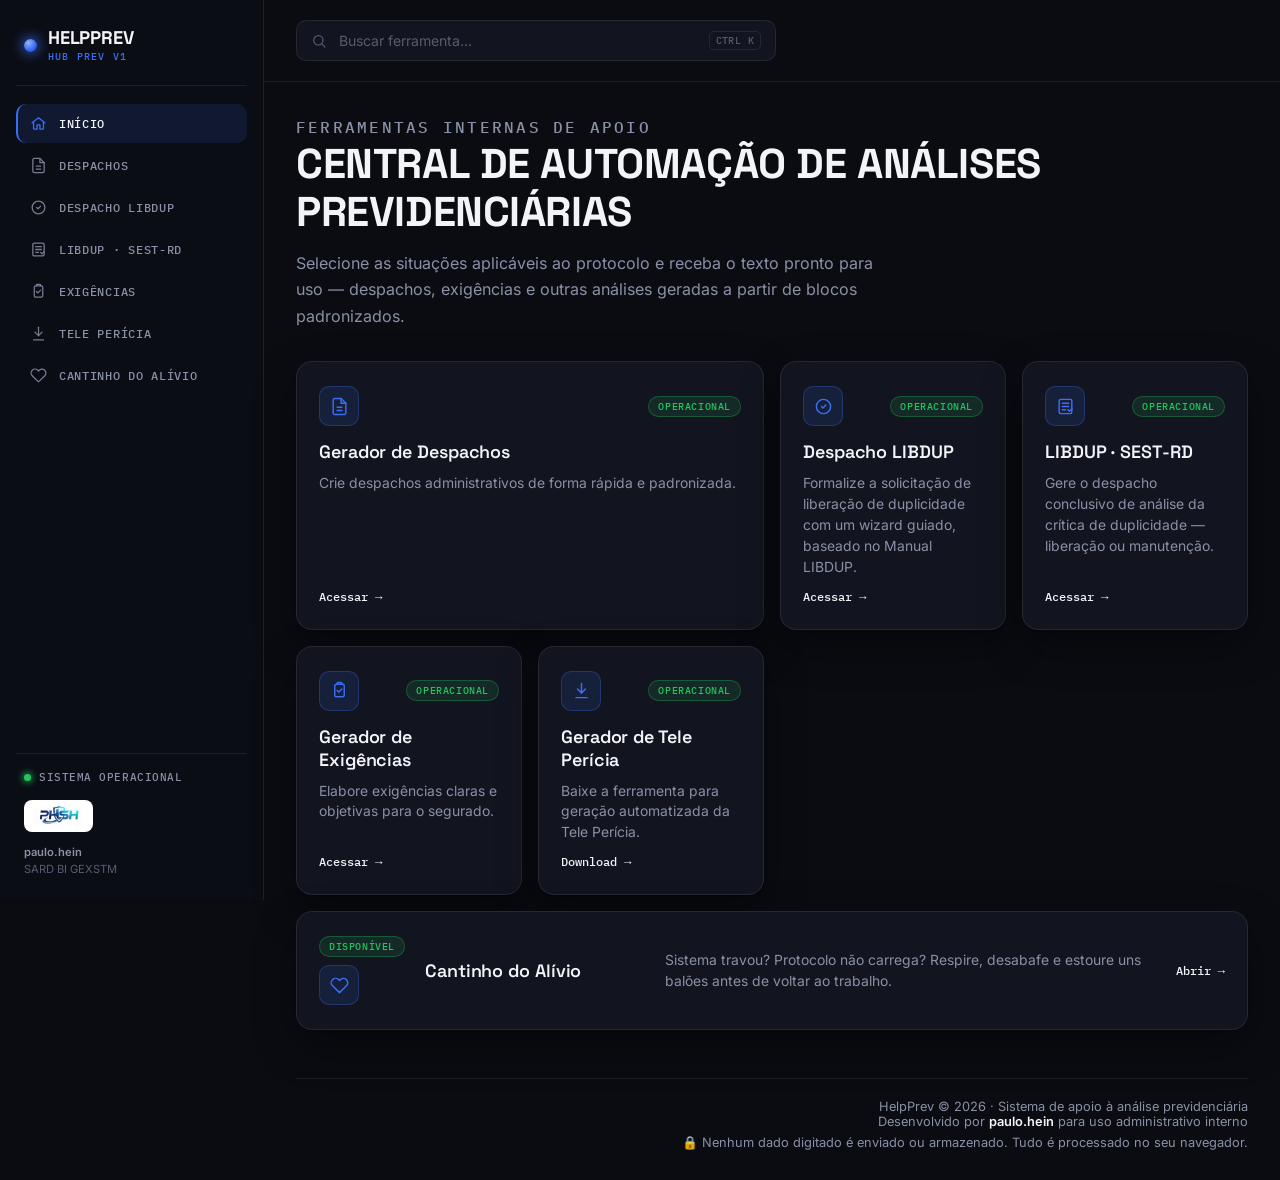
<file: index.html>
<!DOCTYPE html>
<html lang="pt-BR">
<head>
<meta charset="UTF-8">
<meta name="viewport" content="width=device-width, initial-scale=1.0">
<title>HelpPrev — Central de Automação Previdenciária</title>
<meta name="description" content="Ferramentas de apoio à análise previdenciária: gerador de despachos, gerador de exigências e mais.">
<link rel="stylesheet" href="style.css">
<style>
  .hero-block {
    max-width: 760px;
    margin-bottom: 32px;
    animation: fadeUp 0.55s ease both;
  }
  .hero-eyebrow {
    font-family: var(--font-mono);
    font-size: 0.72rem;
    letter-spacing: 0.14em;
    text-transform: uppercase;
    color: var(--gold);
    margin: 0 0 12px;
  }
  .hero-block h1 {
    font-family: var(--font-display);
    font-weight: 700;
    font-size: clamp(1.8rem, 3.4vw, 2.6rem);
    line-height: 1.15;
    letter-spacing: -0.01em;
    margin: 0 0 14px;
    text-transform: uppercase;
  }
  .hero-block p {
    font-size: 1rem;
    line-height: 1.65;
    color: var(--ink-soft);
    max-width: 58ch;
    margin: 0;
  }

  .tools {
    display: grid;
    grid-template-columns: 1fr;
    gap: 16px;
  }
  @media (min-width: 720px) {
    .tools { grid-template-columns: repeat(4, 1fr); }
    .tool-card.span-2 { grid-column: span 2; }
    .tool-card.span-4 { grid-column: span 4; }
  }

  .tool-card {
    background: var(--paper-card);
    border: 1px solid var(--line);
    border-radius: var(--radius);
    padding: 24px 22px;
    text-decoration: none;
    color: var(--ink);
    box-shadow: var(--shadow-card);
    transition: transform 0.18s ease, border-color 0.18s ease, box-shadow 0.18s ease, background 0.18s ease;
    display: flex;
    flex-direction: column;
    gap: 10px;
    position: relative;
    overflow: hidden;
    animation: fadeUp 0.55s ease both;
  }
  .tool-card:nth-child(1) { animation-delay: 0.05s; }
  .tool-card:nth-child(2) { animation-delay: 0.1s; }
  .tool-card:nth-child(3) { animation-delay: 0.15s; }
  .tool-card:nth-child(4) { animation-delay: 0.2s; }

  .tool-card-top { display: flex; align-items: center; justify-content: space-between; }

  .tool-icon {
    width: 40px;
    height: 40px;
    border-radius: 10px;
    background: var(--gold-soft);
    border: 1px solid rgba(59,110,246,0.3);
    display: flex;
    align-items: center;
    justify-content: center;
  }
  .tool-icon svg { width: 19px; height: 19px; color: var(--gold); }

  .tool-tag {
    font-family: var(--font-mono);
    font-size: 0.62rem;
    letter-spacing: 0.06em;
    text-transform: uppercase;
    padding: 3px 9px;
    border-radius: 100px;
  }
  .tool-tag.on { background: rgba(34,197,94,0.12); color: var(--success); border: 1px solid rgba(34,197,94,0.3); }
  .tool-tag.soon { background: var(--gold-soft); color: var(--gold); border: 1px solid rgba(59,110,246,0.3); }

  .tool-card h2 {
    font-family: var(--font-display);
    font-weight: 600;
    font-size: 1.12rem;
    margin: 4px 0 0;
    letter-spacing: -0.005em;
  }
  .tool-card p {
    font-size: 0.87rem;
    line-height: 1.5;
    color: var(--ink-soft);
    margin: 0;
    flex-grow: 1;
  }
  .tool-arrow {
    font-family: var(--font-mono);
    font-size: 0.78rem;
    color: var(--ink);
    transition: transform 0.18s ease, color 0.18s ease;
  }
  .tool-card:hover { transform: translateY(-3px); border-color: var(--gold); background: var(--paper-card-hover); }
  .tool-card:hover .tool-arrow { transform: translateX(3px); color: var(--gold); }
  .tool-card:active { transform: translateY(-1px) scale(0.99); }

  @media (min-width: 720px) {
    .tool-card.span-4 { flex-direction: row; align-items: center; gap: 20px; }
    .tool-card.span-4 .tool-card-top { flex-direction: column-reverse; align-items: flex-start; gap: 8px; }
    .tool-card.span-4 h2 { min-width: 220px; margin: 0; }
    .tool-card.span-4 p { flex: 1; }
  }
</style>
</head>
<body>

<div class="app-shell">

  <aside class="sidebar">
    <a class="sidebar-brand" href="index.html">
      <span class="brand-dot"></span>
      <div>
        <div class="brand-mark-sm">HELPPREV</div>
        <div class="brand-sub">HUB PREV V1</div>
      </div>
    </a>

    <nav class="sidebar-nav">
      <a href="index.html" class="nav-item active">
        <svg viewBox="0 0 24 24" fill="none" stroke="currentColor" stroke-width="1.8" stroke-linecap="round" stroke-linejoin="round"><path d="M3 11l9-7 9 7"/><path d="M5 10v9a1 1 0 0 0 1 1h4v-6h4v6h4a1 1 0 0 0 1-1v-9"/></svg>
        Início
      </a>
      <a href="gerador-de-despachos.html" class="nav-item">
        <svg viewBox="0 0 24 24" fill="none" stroke="currentColor" stroke-width="1.8" stroke-linecap="round" stroke-linejoin="round"><path d="M14 2H6a2 2 0 0 0-2 2v16a2 2 0 0 0 2 2h12a2 2 0 0 0 2-2V8z"/><path d="M14 2v6h6"/><path d="M9 13h6M9 17h6"/></svg>
        Despachos
      </a>
      <a href="gerador-libdup.html" class="nav-item">
        <svg viewBox="0 0 24 24" fill="none" stroke="currentColor" stroke-width="1.8" stroke-linecap="round" stroke-linejoin="round"><circle cx="12" cy="12" r="9"/><path d="M9.5 12l1.8 1.8L15 10"/></svg>
        Despacho LIBDUP
      </a>
      <a href="gerador-libdup-sestrd.html" class="nav-item">
        <svg viewBox="0 0 24 24" fill="none" stroke="currentColor" stroke-width="1.8" stroke-linecap="round" stroke-linejoin="round"><rect x="4" y="3" width="16" height="18" rx="2"/><path d="M8 8h8M8 12h8M8 16h4"/><path d="M15 16l2 2 3-3"/></svg>
        LIBDUP · SEST-RD
      </a>
      <a href="gerador-de-exigencias.html" class="nav-item">
        <svg viewBox="0 0 24 24" fill="none" stroke="currentColor" stroke-width="1.8" stroke-linecap="round" stroke-linejoin="round"><rect x="6" y="4" width="12" height="16" rx="2"/><path d="M9 4V3a1 1 0 0 1 1-1h4a1 1 0 0 1 1 1v1"/><path d="M9 12l2 2 4-4"/></svg>
        Exigências
      </a>
      <a href="https://github.com/pauloshein-netizen/helpprevbi-site/releases/download/v1.0/gerador-tele-pericia.exe" class="nav-item" download>
        <svg viewBox="0 0 24 24" fill="none" stroke="currentColor" stroke-width="1.8" stroke-linecap="round" stroke-linejoin="round"><path d="M12 3v12"/><path d="M7 10l5 5 5-5"/><path d="M5 21h14"/></svg>
        Tele Perícia
      </a>
      <a href="cantinho-do-alivio.html" class="nav-item">
        <svg viewBox="0 0 24 24" fill="none" stroke="currentColor" stroke-width="1.8" stroke-linecap="round" stroke-linejoin="round"><path d="M20.8 4.6a5.5 5.5 0 0 0-7.8 0L12 5.6l-1-1a5.5 5.5 0 0 0-7.8 7.8l1 1L12 21l7.8-7.6 1-1a5.5 5.5 0 0 0 0-7.8z"/></svg>
        Cantinho do Alívio
      </a>
    </nav>

    <div class="sidebar-spacer"></div>

    <div class="sidebar-footer">
      <div class="status-box"><span class="status-dot"></span> Sistema operacional</div>
      <div class="sidebar-logo-wrap"><img src="assets/phsh-logo.png" alt="PHSH"></div>
      <div class="sidebar-credit"><strong>paulo.hein</strong><br>SARD BI GEXSTM</div>
    </div>
  </aside>

  <div class="main">
    <header class="topbar">
      <div class="search-box">
        <svg viewBox="0 0 24 24" fill="none" stroke="currentColor" stroke-width="1.8" stroke-linecap="round" stroke-linejoin="round"><circle cx="11" cy="11" r="7"/><path d="M21 21l-4.35-4.35"/></svg>
        <input type="text" id="search-input" placeholder="Buscar ferramenta...">
        <span class="kbd">CTRL K</span>
      </div>
    </header>

    <div class="page-content">

      <div class="hero-block">
        <p class="hero-eyebrow">Ferramentas internas de apoio</p>
        <h1>Central de automação de análises previdenciárias</h1>
        <p>Selecione as situações aplicáveis ao protocolo e receba o texto pronto para uso — despachos, exigências e outras análises geradas a partir de blocos padronizados.</p>
      </div>

      <nav class="tools" aria-label="Ferramentas disponíveis" id="tools-grid">

        <a class="tool-card span-2" href="gerador-de-despachos.html" data-search="gerador de despachos administrativo protocolo">
          <div class="tool-card-top">
            <div class="tool-icon"><svg viewBox="0 0 24 24" fill="none" stroke="currentColor" stroke-width="1.8" stroke-linecap="round" stroke-linejoin="round"><path d="M14 2H6a2 2 0 0 0-2 2v16a2 2 0 0 0 2 2h12a2 2 0 0 0 2-2V8z"/><path d="M14 2v6h6"/><path d="M9 13h6M9 17h6"/></svg></div>
            <span class="tool-tag on">Operacional</span>
          </div>
          <h2>Gerador de Despachos</h2>
          <p>Crie despachos administrativos de forma rápida e padronizada.</p>
          <span class="tool-arrow">Acessar →</span>
        </a>

        <a class="tool-card" href="gerador-libdup.html" data-search="despacho libdup liberacao duplicidade ctc auxilio acidente">
          <div class="tool-card-top">
            <div class="tool-icon"><svg viewBox="0 0 24 24" fill="none" stroke="currentColor" stroke-width="1.8" stroke-linecap="round" stroke-linejoin="round"><circle cx="12" cy="12" r="9"/><path d="M9.5 12l1.8 1.8L15 10"/></svg></div>
            <span class="tool-tag on">Operacional</span>
          </div>
          <h2>Despacho LIBDUP</h2>
          <p>Formalize a solicitação de liberação de duplicidade com um wizard guiado, baseado no Manual LIBDUP.</p>
          <span class="tool-arrow">Acessar →</span>
        </a>

        <a class="tool-card" href="gerador-libdup-sestrd.html" data-search="despacho libdup sestrd analise conclusiva liberacao manutencao critica">
          <div class="tool-card-top">
            <div class="tool-icon"><svg viewBox="0 0 24 24" fill="none" stroke="currentColor" stroke-width="1.8" stroke-linecap="round" stroke-linejoin="round"><rect x="4" y="3" width="16" height="18" rx="2"/><path d="M8 8h8M8 12h8M8 16h4"/><path d="M15 16l2 2 3-3"/></svg></div>
            <span class="tool-tag on">Operacional</span>
          </div>
          <h2>LIBDUP · SEST-RD</h2>
          <p>Gere o despacho conclusivo de análise da crítica de duplicidade — liberação ou manutenção.</p>
          <span class="tool-arrow">Acessar →</span>
        </a>

        <a class="tool-card" href="gerador-de-exigencias.html" data-search="gerador de exigencias segurado">
          <div class="tool-card-top">
            <div class="tool-icon"><svg viewBox="0 0 24 24" fill="none" stroke="currentColor" stroke-width="1.8" stroke-linecap="round" stroke-linejoin="round"><rect x="6" y="4" width="12" height="16" rx="2"/><path d="M9 4V3a1 1 0 0 1 1-1h4a1 1 0 0 1 1 1v1"/><path d="M9 12l2 2 4-4"/></svg></div>
            <span class="tool-tag on">Operacional</span>
          </div>
          <h2>Gerador de Exigências</h2>
          <p>Elabore exigências claras e objetivas para o segurado.</p>
          <span class="tool-arrow">Acessar →</span>
        </a>

        <a class="tool-card" href="https://github.com/pauloshein-netizen/helpprevbi-site/releases/download/v1.0/gerador-tele-pericia.exe" download data-search="gerador de tele pericia download">
          <div class="tool-card-top">
            <div class="tool-icon"><svg viewBox="0 0 24 24" fill="none" stroke="currentColor" stroke-width="1.8" stroke-linecap="round" stroke-linejoin="round"><path d="M12 3v12"/><path d="M7 10l5 5 5-5"/><path d="M5 21h14"/></svg></div>
            <span class="tool-tag on">Operacional</span>
          </div>
          <h2>Gerador de Tele Perícia</h2>
          <p>Baixe a ferramenta para geração automatizada da Tele Perícia.</p>
          <span class="tool-arrow">Download →</span>
        </a>

        <a class="tool-card span-4" href="cantinho-do-alivio.html" data-search="cantinho do alivio descompressao jogos">
          <div class="tool-card-top">
            <div class="tool-icon"><svg viewBox="0 0 24 24" fill="none" stroke="currentColor" stroke-width="1.8" stroke-linecap="round" stroke-linejoin="round"><path d="M20.8 4.6a5.5 5.5 0 0 0-7.8 0L12 5.6l-1-1a5.5 5.5 0 0 0-7.8 7.8l1 1L12 21l7.8-7.6 1-1a5.5 5.5 0 0 0 0-7.8z"/></svg></div>
            <span class="tool-tag on">Disponível</span>
          </div>
          <h2>Cantinho do Alívio</h2>
          <p>Sistema travou? Protocolo não carrega? Respire, desabafe e estoure uns balões antes de voltar ao trabalho.</p>
          <span class="tool-arrow">Abrir →</span>
        </a>

      </nav>

      <footer class="site-footer">
        <div class="site-footer-with-logo">
          <div class="footer-text">
            HelpPrev © 2026 · Sistema de apoio à análise previdenciária<br>
            Desenvolvido por <strong>paulo.hein</strong> para uso administrativo interno<br><span class="footer-privacy">🔒 Nenhum dado digitado é enviado ou armazenado. Tudo é processado no seu navegador.</span>
          </div>
        </div>
      </footer>

    </div>
  </div>
</div>

<script>
  const searchInput = document.getElementById('search-input');
  const cards = document.querySelectorAll('#tools-grid .tool-card');

  searchInput.addEventListener('input', () => {
    const q = searchInput.value.trim().toLowerCase();
    cards.forEach(card => {
      const haystack = (card.dataset.search || '') + ' ' + card.innerText.toLowerCase();
      card.style.display = haystack.toLowerCase().includes(q) ? '' : 'none';
    });
  });

  document.addEventListener('keydown', (e) => {
    if ((e.ctrlKey || e.metaKey) && e.key.toLowerCase() === 'k') {
      e.preventDefault();
      searchInput.focus();
    }
  });
</script>

</body>
</html>
</file>
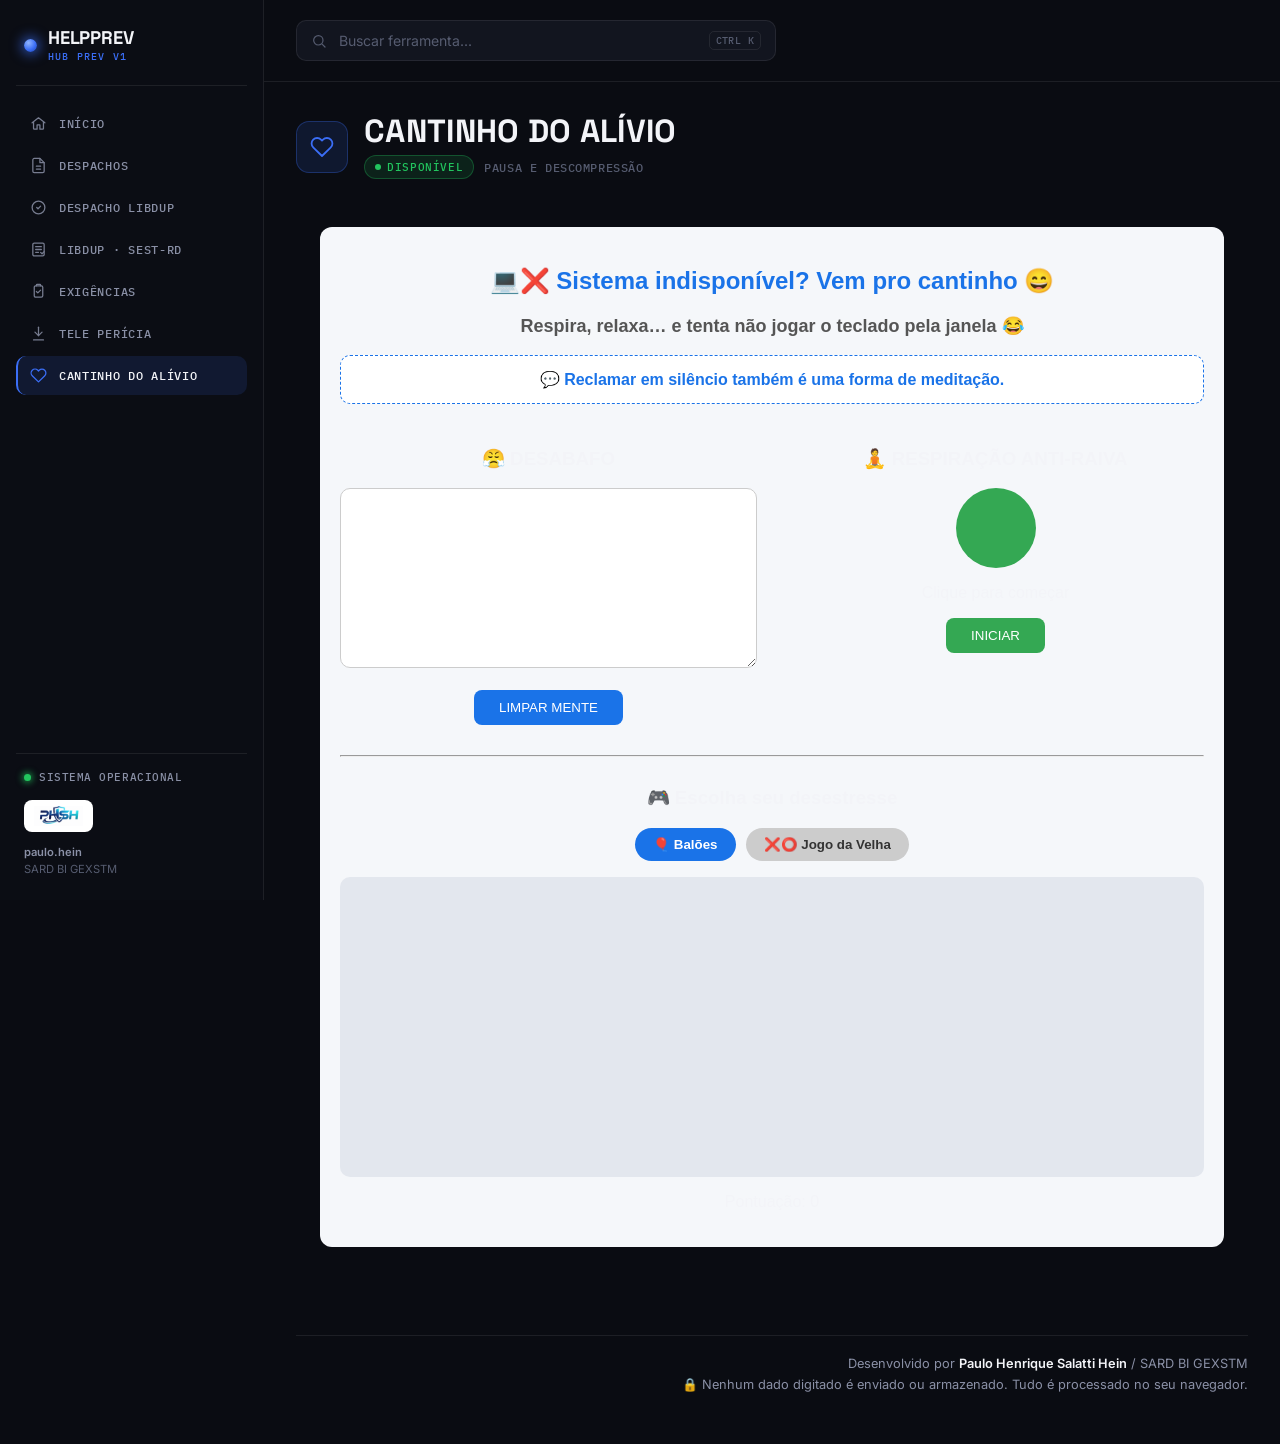
<file: cantinho-do-alivio.html>
<!DOCTYPE html>
<html lang="pt-BR">
<head>
<meta charset="UTF-8">
<meta name="viewport" content="width=device-width, initial-scale=1.0">
<title>Cantinho do Alívio — HelpPrev BI</title>
<link rel="stylesheet" href="style.css">
<style>
  body { padding-bottom: 20px; }
  .relief-wrap { max-width: 1100px; margin: 0 auto; padding: 20px 24px 40px; }
</style>
</head>
<body>

<div class="app-shell">

  <aside class="sidebar">
    <a class="sidebar-brand" href="index.html">
      <span class="brand-dot"></span>
      <div>
        <div class="brand-mark-sm">HELPPREV</div>
        <div class="brand-sub">HUB PREV V1</div>
      </div>
    </a>

    <nav class="sidebar-nav">
      <a href="index.html" class="nav-item">
        <svg viewBox="0 0 24 24" fill="none" stroke="currentColor" stroke-width="1.8" stroke-linecap="round" stroke-linejoin="round"><path d="M3 11l9-7 9 7"/><path d="M5 10v9a1 1 0 0 0 1 1h4v-6h4v6h4a1 1 0 0 0 1-1v-9"/></svg>
        Início
      </a>
      <a href="gerador-de-despachos.html" class="nav-item">
        <svg viewBox="0 0 24 24" fill="none" stroke="currentColor" stroke-width="1.8" stroke-linecap="round" stroke-linejoin="round"><path d="M14 2H6a2 2 0 0 0-2 2v16a2 2 0 0 0 2 2h12a2 2 0 0 0 2-2V8z"/><path d="M14 2v6h6"/><path d="M9 13h6M9 17h6"/></svg>
        Despachos
      </a>
      <a href="gerador-libdup.html" class="nav-item">
        <svg viewBox="0 0 24 24" fill="none" stroke="currentColor" stroke-width="1.8" stroke-linecap="round" stroke-linejoin="round"><circle cx="12" cy="12" r="9"/><path d="M9.5 12l1.8 1.8L15 10"/></svg>
        Despacho LIBDUP
      </a>
      <a href="gerador-libdup-sestrd.html" class="nav-item">
        <svg viewBox="0 0 24 24" fill="none" stroke="currentColor" stroke-width="1.8" stroke-linecap="round" stroke-linejoin="round"><rect x="4" y="3" width="16" height="18" rx="2"/><path d="M8 8h8M8 12h8M8 16h4"/><path d="M15 16l2 2 3-3"/></svg>
        LIBDUP · SEST-RD
      </a>
      <a href="gerador-de-exigencias.html" class="nav-item">
        <svg viewBox="0 0 24 24" fill="none" stroke="currentColor" stroke-width="1.8" stroke-linecap="round" stroke-linejoin="round"><rect x="6" y="4" width="12" height="16" rx="2"/><path d="M9 4V3a1 1 0 0 1 1-1h4a1 1 0 0 1 1 1v1"/><path d="M9 12l2 2 4-4"/></svg>
        Exigências
      </a>
      <a href="https://github.com/pauloshein-netizen/helpprevbi-site/releases/download/v1.0/gerador-tele-pericia.exe" class="nav-item" download>
        <svg viewBox="0 0 24 24" fill="none" stroke="currentColor" stroke-width="1.8" stroke-linecap="round" stroke-linejoin="round"><path d="M12 3v12"/><path d="M7 10l5 5 5-5"/><path d="M5 21h14"/></svg>
        Tele Perícia
      </a>
      <a href="cantinho-do-alivio.html" class="nav-item active">
        <svg viewBox="0 0 24 24" fill="none" stroke="currentColor" stroke-width="1.8" stroke-linecap="round" stroke-linejoin="round"><path d="M20.8 4.6a5.5 5.5 0 0 0-7.8 0L12 5.6l-1-1a5.5 5.5 0 0 0-7.8 7.8l1 1L12 21l7.8-7.6 1-1a5.5 5.5 0 0 0 0-7.8z"/></svg>
        Cantinho do Alívio
      </a>
    </nav>

    <div class="sidebar-spacer"></div>

    <div class="sidebar-footer">
      <div class="status-box"><span class="status-dot"></span> Sistema operacional</div>
      <div class="sidebar-logo-wrap"><img src="assets/phsh-logo.png" alt="PHSH"></div>
      <div class="sidebar-credit"><strong>paulo.hein</strong><br>SARD BI GEXSTM</div>
    </div>
  </aside>

  <div class="main">
    <header class="topbar">
      <div class="search-box">
        <svg viewBox="0 0 24 24" fill="none" stroke="currentColor" stroke-width="1.8" stroke-linecap="round" stroke-linejoin="round"><circle cx="11" cy="11" r="7"/><path d="M21 21l-4.35-4.35"/></svg>
        <input type="text" placeholder="Buscar ferramenta...">
        <span class="kbd">CTRL K</span>
      </div>
    </header>

    <div class="page-content">

      <div class="page-header">
        <div class="page-header-left">
          <div class="page-icon"><svg viewBox="0 0 24 24" fill="none" stroke="currentColor" stroke-width="1.8" stroke-linecap="round" stroke-linejoin="round"><path d="M20.8 4.6a5.5 5.5 0 0 0-7.8 0L12 5.6l-1-1a5.5 5.5 0 0 0-7.8 7.8l1 1L12 21l7.8-7.6 1-1a5.5 5.5 0 0 0 0-7.8z"/></svg></div>
          <div>
            <h1 class="page-title">Cantinho do Alívio</h1>
            <div class="page-badges">
              <span class="status-pill">Disponível</span>
              <span class="page-subtitle">Pausa e descompressão</span>
            </div>
          </div>
        </div>
      </div>

<div class="relief-wrap">
<div style="font-family: Arial; max-width:1100px; margin:auto; padding:20px; border-radius:12px; background:#f5f7fa; text-align:center;">

  <h2 style="color:#1a73e8;">
    💻❌ Sistema indisponível? Vem pro cantinho 😄
  </h2>

  <p style="color:#555; font-size:18px; font-weight:bold;">
    Respira, relaxa… e tenta não jogar o teclado pela janela 😂
  </p>

  <div style="background:#fff; border:1px dashed #1a73e8; border-radius:10px; padding:14px 20px; margin:0 0 25px; min-height:26px;">
    <p id="fraseRotativa" style="margin:0; color:#1a73e8; font-weight:bold; font-size:16px; transition:opacity 0.4s;"></p>
  </div>

  <div style="display:flex; gap:30px;">

    <!-- DESABAFO -->
    <div style="flex:1;">
      <h3>😤 DESABAFO</h3>

      <textarea id="stressBox"
        oninput="textoMaluco(this)"
        placeholder="DIGITE AQUI..."
        style="width:100%; height:180px; border-radius:10px; border:1px solid #ccc; padding:12px; font-size:20px; font-weight:bold;">
      </textarea>

      <br><br>

      <button onclick="limparTexto()" 
        style="padding:10px 25px; border:none; border-radius:8px; background:#1a73e8; color:white;">
        LIMPAR MENTE
      </button>
    </div>

    <!-- RESPIRAÇÃO -->
    <div style="flex:1;">
      <h3>🧘 RESPIRAÇÃO ANTI-RAIVA</h3>

      <div id="balaoResp"
        style="width:80px; height:80px; margin:auto; border-radius:50%; background:#34a853; transition:1.5s;">
      </div>

      <p id="respiracaoTexto">Clique para começar</p>

      <button onclick="respirarAnimado()" 
        style="padding:10px 25px; border:none; border-radius:8px; background:#34a853; color:white;">
        INICIAR
      </button>
    </div>

  </div>

  <hr style="margin:30px 0;">

  <!-- JOGOS -->
  <h3>🎮 Escolha seu desestresse</h3>

  <div style="display:flex; gap:10px; justify-content:center; margin-bottom:16px; flex-wrap:wrap;">
    <button class="tab-btn" data-tab="baloes" onclick="mudarAba('baloes')"
      style="padding:9px 18px; border:none; border-radius:20px; background:#1a73e8; color:white; font-weight:bold; cursor:pointer;">
      🎈 Balões
    </button>
    <button class="tab-btn" data-tab="velha" onclick="mudarAba('velha')"
      style="padding:9px 18px; border:none; border-radius:20px; background:#ccc; color:#333; font-weight:bold; cursor:pointer;">
      ❌⭕ Jogo da Velha
    </button>
  </div>

  <!-- ABA: BALÕES -->
  <div id="painel-baloes" class="painel-jogo">
    <div id="areaJogo" style="position:relative; height:300px; background:#e3e7ee; border-radius:10px; overflow:hidden;">
    </div>
    <p id="pontuacao">Pontuação: 0</p>
  </div>

  <!-- ABA: JOGO DA VELHA -->
  <div id="painel-velha" class="painel-jogo" style="display:none;">
    <p id="statusVelha" style="font-weight:bold; font-size:16px; color:#1a73e8;">Sua vez — você é o ❌</p>
    <div id="tabuleiroVelha" style="display:grid; grid-template-columns:repeat(3,80px); grid-template-rows:repeat(3,80px); gap:6px; justify-content:center; margin:16px auto;">
    </div>
    <p style="font-size:13px; color:#888;">Placar da sessão — Você: <span id="scoreJogador">0</span> · Sistema: <span id="scoreSistema">0</span> · Empates: <span id="scoreEmpate">0</span></p>
    <button onclick="reiniciarVelha()"
      style="padding:9px 20px; border:none; border-radius:8px; background:#1a73e8; color:white; font-weight:bold; cursor:pointer;">
      Reiniciar partida
    </button>
  </div>

</div>
</div>

      <footer class="site-footer">
        Desenvolvido por <strong>Paulo Henrique Salatti Hein</strong> / SARD BI GEXSTM<br><span class="footer-privacy">🔒 Nenhum dado digitado é enviado ou armazenado. Tudo é processado no seu navegador.</span>
      </footer>

    </div>
  </div>
</div>

<script>
function limparTexto() {
  document.getElementById("stressBox").value = "";
}

// TEXTO MALUCO (EFEITO ENGRAÇADO)
function textoMaluco(el) {
  el.value = el.value.toUpperCase();

  if (Math.random() < 0.25) {
    const extras = ["!", "@", "#", "$", "%", "&", "??", "!!!", "###"];
    el.value += extras[Math.floor(Math.random() * extras.length)];
  }
}

// RESPIRAÇÃO COM BALÃO
function respirarAnimado() {
  let balao = document.getElementById("balaoResp");
  let texto = document.getElementById("respiracaoTexto");

  let ciclos = 0;

  let intervalo = setInterval(() => {

    texto.innerHTML = "INSPIRE...";
    balao.style.transform = "scale(1.6)";

    setTimeout(() => {
      texto.innerHTML = "EXPIRE...";
      balao.style.transform = "scale(1)";
    }, 2000);

    ciclos++;

    if (ciclos >= 7) {
      clearInterval(intervalo);
      texto.innerHTML = "RELAXOU 😄";
    }

  }, 4000);
}

// JOGO BALÃO ÚNICO
let pontos = 0;
let balaoAtual = null;

function criarBalao() {

  if (balaoAtual) return;

  let area = document.getElementById("areaJogo");

  let balao = document.createElement("div");

  // corpo do balão
  balao.style.position = "absolute";
  balao.style.bottom = "0px";
  balao.style.left = Math.random() * 80 + "%";
  balao.style.width = "50px";
  balao.style.height = "60px";
  balao.style.borderRadius = "50%";
  balao.style.background = "#1a73e8";
  balao.style.color = "white";
  balao.style.display = "flex";
  balao.style.alignItems = "center";
  balao.style.justifyContent = "center";
  balao.style.fontWeight = "bold";
  balao.style.cursor = "pointer";

  balao.innerHTML = "DTP";

  // corda
  let corda = document.createElement("div");
  corda.style.position = "absolute";
  corda.style.bottom = "-20px";
  corda.style.left = "50%";
  corda.style.width = "2px";
  corda.style.height = "20px";
  corda.style.background = "#555";

  balao.appendChild(corda);

  area.appendChild(balao);
  balaoAtual = balao;

  let velocidade = 2000 + Math.random() * 2000;

  balao.animate([
    { transform: "translateY(0px)" },
    { transform: "translateY(-260px)" }
  ], {
    duration: velocidade,
    easing: "linear"
  });

  balao.onclick = function() {
    balao.innerHTML = "💥";
    balao.style.background = "transparent";
    pontos++;
    document.getElementById("pontuacao").innerHTML = "Pontuação: " + pontos;

    setTimeout(() => {
      balao.remove();
      balaoAtual = null;
    }, 200);
  };

  setTimeout(() => {
    if (balaoAtual) {
      balao.remove();
      balaoAtual = null;
    }
  }, velocidade);
}

// loop
setInterval(criarBalao, 1500);

/* ============ FRASES ROTATIVAS ============ */
const frases = [
  "Respira. O protocolo não vai fugir — a menos que o sistema caia de novo.",
  "Você é mais forte que qualquer erro 500.",
  "Isso também passa. Assim como a instabilidade do sistema.",
  "Levanta, alonga, e volta com a régua na mão.",
  "Se o sistema travou, a culpa não é sua. Provavelmente.",
  "Beba água. Não resolve o protocolo, mas ajuda você.",
  "Você já sobreviveu a 100% dos seus dias de sistema fora do ar até agora.",
  "Café não resolve tudo, mas ajuda a fingir que sim.",
  "Reclamar em silêncio também é uma forma de meditação.",
  "Um despacho de cada vez. Ou um suspiro de cada vez.",
  "A paciência é uma habilidade. E você está treinando bastante hoje.",
  "Daqui a pouco isso vira uma boa história pra contar."
];
let fraseIndex = -1;

function proximaFrase() {
  let novoIndex;
  do { novoIndex = Math.floor(Math.random() * frases.length); } while (novoIndex === fraseIndex && frases.length > 1);
  fraseIndex = novoIndex;

  const el = document.getElementById("fraseRotativa");
  el.style.opacity = 0;
  setTimeout(() => {
    el.innerHTML = "💬 " + frases[fraseIndex];
    el.style.opacity = 1;
  }, 400);
}

proximaFrase();
setInterval(proximaFrase, 7000);

/* ============ ABAS ============ */
function mudarAba(nome) {
  ['baloes', 'velha'].forEach(n => {
    document.getElementById('painel-' + n).style.display = (n === nome) ? 'block' : 'none';
    const btn = document.querySelector('.tab-btn[data-tab="' + n + '"]');
    btn.style.background = (n === nome) ? '#1a73e8' : '#ccc';
    btn.style.color = (n === nome) ? 'white' : '#333';
  });
}

/* ============ JOGO DA VELHA ============ */
let tabuleiro = Array(9).fill("");
let jogoAtivo = true;
let scoreJogador = 0, scoreSistema = 0, scoreEmpate = 0;

function montarTabuleiroVelha() {
  const tab = document.getElementById("tabuleiroVelha");
  tab.innerHTML = "";
  for (let i = 0; i < 9; i++) {
    const cel = document.createElement("div");
    cel.dataset.i = i;
    cel.style.width = "80px";
    cel.style.height = "80px";
    cel.style.background = "#fff";
    cel.style.border = "2px solid #1a73e8";
    cel.style.borderRadius = "8px";
    cel.style.display = "flex";
    cel.style.alignItems = "center";
    cel.style.justifyContent = "center";
    cel.style.fontSize = "34px";
    cel.style.fontWeight = "bold";
    cel.style.cursor = "pointer";
    cel.style.color = "#1a73e8";
    cel.textContent = tabuleiro[i];
    cel.onclick = () => jogadaJogador(i);
    tab.appendChild(cel);
  }
}

const linhasVitoria = [
  [0,1,2],[3,4,5],[6,7,8],
  [0,3,6],[1,4,7],[2,5,8],
  [0,4,8],[2,4,6]
];

function checarVencedor(t) {
  for (const [a,b,c] of linhasVitoria) {
    if (t[a] && t[a] === t[b] && t[b] === t[c]) return t[a];
  }
  if (t.every(v => v !== "")) return "empate";
  return null;
}

function jogadaJogador(i) {
  if (!jogoAtivo || tabuleiro[i] !== "") return;
  tabuleiro[i] = "❌";
  montarTabuleiroVelha();

  let resultado = checarVencedor(tabuleiro);
  if (resultado) { finalizarVelha(resultado); return; }

  document.getElementById("statusVelha").innerHTML = "Sistema pensando... 🤖";
  jogoAtivo = false;
  setTimeout(jogadaSistema, 500);
}

function jogadaSistema() {
  let i = melhorJogadaSistema();
  if (i !== -1) tabuleiro[i] = "⭕";
  montarTabuleiroVelha();

  let resultado = checarVencedor(tabuleiro);
  if (resultado) { finalizarVelha(resultado); return; }

  jogoAtivo = true;
  document.getElementById("statusVelha").innerHTML = "Sua vez — você é o ❌";
}

function melhorJogadaSistema() {
  // 1. Tenta vencer
  for (const [a,b,c] of linhasVitoria) {
    const linha = [tabuleiro[a], tabuleiro[b], tabuleiro[c]];
    const idx = [a,b,c];
    if (linha.filter(v => v === "⭕").length === 2 && linha.includes("")) {
      return idx[linha.indexOf("")];
    }
  }
  // 2. Bloqueia jogador
  for (const [a,b,c] of linhasVitoria) {
    const linha = [tabuleiro[a], tabuleiro[b], tabuleiro[c]];
    const idx = [a,b,c];
    if (linha.filter(v => v === "❌").length === 2 && linha.includes("")) {
      return idx[linha.indexOf("")];
    }
  }
  // 3. Centro
  if (tabuleiro[4] === "") return 4;
  // 4. Cantos
  const cantos = [0,2,6,8].filter(i => tabuleiro[i] === "");
  if (cantos.length) return cantos[Math.floor(Math.random() * cantos.length)];
  // 5. Qualquer livre
  const livres = tabuleiro.map((v,i) => v === "" ? i : -1).filter(i => i !== -1);
  return livres.length ? livres[Math.floor(Math.random() * livres.length)] : -1;
}

function finalizarVelha(resultado) {
  jogoAtivo = false;
  if (resultado === "❌") {
    scoreJogador++;
    document.getElementById("statusVelha").innerHTML = "Você venceu! 🎉";
  } else if (resultado === "⭕") {
    scoreSistema++;
    document.getElementById("statusVelha").innerHTML = "O sistema venceu dessa vez. 🤖";
  } else {
    scoreEmpate++;
    document.getElementById("statusVelha").innerHTML = "Empate! Ninguém travou. 🤝";
  }
  document.getElementById("scoreJogador").innerHTML = scoreJogador;
  document.getElementById("scoreSistema").innerHTML = scoreSistema;
  document.getElementById("scoreEmpate").innerHTML = scoreEmpate;
}

function reiniciarVelha() {
  tabuleiro = Array(9).fill("");
  jogoAtivo = true;
  document.getElementById("statusVelha").innerHTML = "Sua vez — você é o ❌";
  montarTabuleiroVelha();
}

montarTabuleiroVelha();

</script>
</body>
</html>
</file>
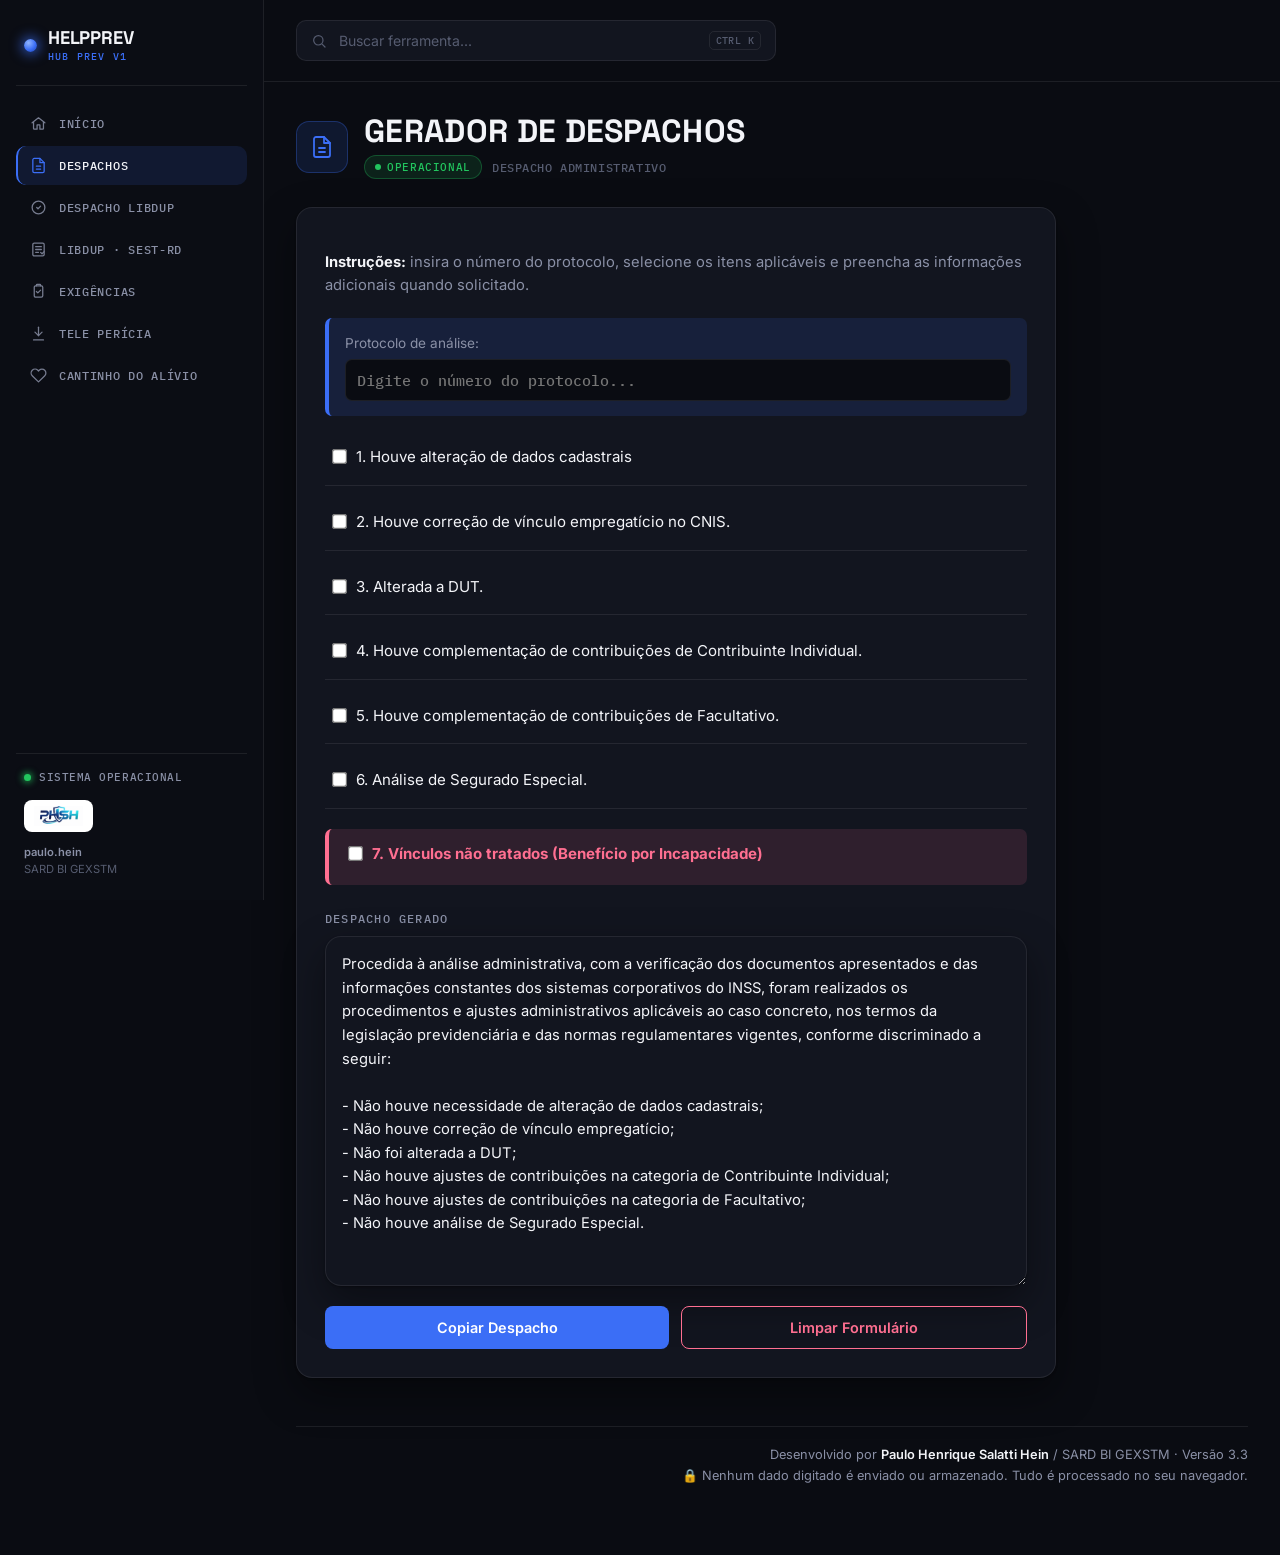
<file: gerador-de-despachos.html>
<!DOCTYPE html>
<html lang="pt-BR">
<head>
    <meta charset="UTF-8">
    <meta name="viewport" content="width=device-width, initial-scale=1.0">
    <meta name="author" content="Paulo Henrique Salatti Hein / SARD BI GEXSTM">
    <title>Gerador de Despacho Administrativo — HelpPrev BI</title>
    <link rel="stylesheet" href="style.css">

    <style>
        body { padding-bottom: 40px; }

        .container {
            max-width: 760px;
            background: var(--paper-card);
            padding: 28px;
            border-radius: var(--radius);
            box-shadow: var(--shadow-card);
            border: 1px solid var(--line);
        }

        .instructions-line { font-size: 0.92rem; color: var(--ink-soft); line-height: 1.6; margin-bottom: 20px; }
        .instructions-line strong { color: var(--ink); }

        .item-group { margin-bottom: 15px; padding: 10px 4px; border-bottom: 1px solid var(--line); }
        .item-group:last-of-type { border-bottom: none; }

        .protocolo-group { margin-bottom: 20px; padding: 15px 16px; background-color: var(--gold-soft); border-left: 4px solid var(--gold); border-radius: 7px; }
        .protocolo-group label { font-size: 0.85rem; color: var(--ink-soft); display: block; margin-bottom: 6px; }
        .protocolo-group input[type="text"] { width: 100%; padding: 10px 11px; border: 1.5px solid var(--line); border-radius: 7px; font-size: 0.95rem; box-sizing: border-box; font-family: var(--font-mono); background: var(--paper); color: var(--ink); }
        .protocolo-group input[type="text"]:focus { border-color: var(--focus); }

        label { display: flex; align-items: flex-start; cursor: pointer; font-size: 0.94rem; margin-bottom: 6px; color: var(--ink); line-height: 1.5; }
        input[type="checkbox"] { margin-top: 4px; margin-right: 10px; transform: scale(1.15); cursor: pointer; accent-color: var(--gold); flex-shrink: 0; }

        .extra-input { margin-top: 10px; margin-left: 28px; display: none; background: var(--paper); padding: 12px 14px; border-left: 3px solid var(--gold); border-radius: 0 7px 7px 0; }
        .extra-input input[type="text"], .extra-input select {
            width: 100%; padding: 9px 10px; margin-top: 5px; border: 1.5px solid var(--line); border-radius: 7px;
            box-sizing: border-box; font-family: var(--font-body); font-size: 0.9rem; background: var(--paper-card); color: var(--ink);
        }
        .extra-input input[type="text"]:focus, .extra-input select:focus { border-color: var(--focus); }
        .extra-input label { font-size: 0.78rem; color: var(--ink-soft); text-transform: uppercase; letter-spacing: 0.03em; display: block; margin-bottom: 2px; }

        .lista-motivos { background: var(--paper-card); padding: 12px 14px; border: 1px solid var(--line); border-radius: 7px; margin-top: 10px; }
        .lista-motivos label { font-size: 0.85rem; color: var(--ink-soft); margin-bottom: 8px; }
        .lista-motivos > label:first-child { font-size: 0.78rem; color: var(--alert); font-weight: 600; text-transform: uppercase; letter-spacing: 0.03em; margin-bottom: 10px; display: block; }

        .item-highlight { background-color: var(--alert-soft); border-left: 4px solid var(--alert); padding: 14px 16px; margin-top: 20px; border-radius: 7px; border-bottom: none; }
        .item-highlight label { font-weight: 600; color: var(--alert); }

        .result-heading { font-family: var(--font-mono); font-size: 0.76rem; letter-spacing: 0.1em; text-transform: uppercase; color: var(--ink-soft); margin: 26px 0 10px; }

        textarea { width: 100%; height: 350px; padding: 16px; border: 1.5px solid var(--line); border-radius: var(--radius); font-size: 0.92rem; resize: vertical; background-color: var(--paper-card); box-sizing: border-box; font-family: var(--font-body); line-height: 1.6; color: var(--ink); box-shadow: var(--shadow-card); }
        textarea:focus { border-color: var(--focus); }

        .botoes { display: flex; gap: 12px; margin-top: 16px; flex-wrap: wrap; }
        button { padding: 12px 22px; border: none; border-radius: 8px; cursor: pointer; font-size: 0.9rem; font-weight: 600; font-family: var(--font-body); color: white; flex: 1; transition: 0.15s ease; min-width: 160px; }
        button:hover { opacity: 0.88; }
        button:active { transform: scale(0.98); }
        .btn-limpar { background-color: transparent; color: var(--alert); border: 1.5px solid var(--alert); }
        .btn-limpar:hover { background: var(--alert-soft); opacity: 1; }
        .btn-copiar { background-color: var(--gold); color: #fff; }
        .btn-copiar:hover { background-color: var(--focus); }
    </style>
</head>

<body>

<div class="app-shell">

  <aside class="sidebar">
    <a class="sidebar-brand" href="index.html">
      <span class="brand-dot"></span>
      <div>
        <div class="brand-mark-sm">HELPPREV</div>
        <div class="brand-sub">HUB PREV V1</div>
      </div>
    </a>

    <nav class="sidebar-nav">
      <a href="index.html" class="nav-item">
        <svg viewBox="0 0 24 24" fill="none" stroke="currentColor" stroke-width="1.8" stroke-linecap="round" stroke-linejoin="round"><path d="M3 11l9-7 9 7"/><path d="M5 10v9a1 1 0 0 0 1 1h4v-6h4v6h4a1 1 0 0 0 1-1v-9"/></svg>
        Início
      </a>
      <a href="gerador-de-despachos.html" class="nav-item active">
        <svg viewBox="0 0 24 24" fill="none" stroke="currentColor" stroke-width="1.8" stroke-linecap="round" stroke-linejoin="round"><path d="M14 2H6a2 2 0 0 0-2 2v16a2 2 0 0 0 2 2h12a2 2 0 0 0 2-2V8z"/><path d="M14 2v6h6"/><path d="M9 13h6M9 17h6"/></svg>
        Despachos
      </a>
      <a href="gerador-libdup.html" class="nav-item">
        <svg viewBox="0 0 24 24" fill="none" stroke="currentColor" stroke-width="1.8" stroke-linecap="round" stroke-linejoin="round"><circle cx="12" cy="12" r="9"/><path d="M9.5 12l1.8 1.8L15 10"/></svg>
        Despacho LIBDUP
      </a>
      <a href="gerador-libdup-sestrd.html" class="nav-item">
        <svg viewBox="0 0 24 24" fill="none" stroke="currentColor" stroke-width="1.8" stroke-linecap="round" stroke-linejoin="round"><rect x="4" y="3" width="16" height="18" rx="2"/><path d="M8 8h8M8 12h8M8 16h4"/><path d="M15 16l2 2 3-3"/></svg>
        LIBDUP · SEST-RD
      </a>
      <a href="gerador-de-exigencias.html" class="nav-item">
        <svg viewBox="0 0 24 24" fill="none" stroke="currentColor" stroke-width="1.8" stroke-linecap="round" stroke-linejoin="round"><rect x="6" y="4" width="12" height="16" rx="2"/><path d="M9 4V3a1 1 0 0 1 1-1h4a1 1 0 0 1 1 1v1"/><path d="M9 12l2 2 4-4"/></svg>
        Exigências
      </a>
      <a href="https://github.com/pauloshein-netizen/helpprevbi-site/releases/download/v1.0/gerador-tele-pericia.exe" class="nav-item" download>
        <svg viewBox="0 0 24 24" fill="none" stroke="currentColor" stroke-width="1.8" stroke-linecap="round" stroke-linejoin="round"><path d="M12 3v12"/><path d="M7 10l5 5 5-5"/><path d="M5 21h14"/></svg>
        Tele Perícia
      </a>
      <a href="cantinho-do-alivio.html" class="nav-item">
        <svg viewBox="0 0 24 24" fill="none" stroke="currentColor" stroke-width="1.8" stroke-linecap="round" stroke-linejoin="round"><path d="M20.8 4.6a5.5 5.5 0 0 0-7.8 0L12 5.6l-1-1a5.5 5.5 0 0 0-7.8 7.8l1 1L12 21l7.8-7.6 1-1a5.5 5.5 0 0 0 0-7.8z"/></svg>
        Cantinho do Alívio
      </a>
    </nav>

    <div class="sidebar-spacer"></div>

    <div class="sidebar-footer">
      <div class="status-box"><span class="status-dot"></span> Sistema operacional</div>
      <div class="sidebar-logo-wrap"><img src="assets/phsh-logo.png" alt="PHSH"></div>
      <div class="sidebar-credit"><strong>paulo.hein</strong><br>SARD BI GEXSTM</div>
    </div>
  </aside>

  <div class="main">
    <header class="topbar">
      <div class="search-box">
        <svg viewBox="0 0 24 24" fill="none" stroke="currentColor" stroke-width="1.8" stroke-linecap="round" stroke-linejoin="round"><circle cx="11" cy="11" r="7"/><path d="M21 21l-4.35-4.35"/></svg>
        <input type="text" placeholder="Buscar ferramenta..." autocomplete="off">
        <span class="kbd">CTRL K</span>
      </div>
    </header>

    <div class="page-content">

      <div class="page-header">
        <div class="page-header-left">
          <div class="page-icon"><svg viewBox="0 0 24 24" fill="none" stroke="currentColor" stroke-width="1.8" stroke-linecap="round" stroke-linejoin="round"><path d="M14 2H6a2 2 0 0 0-2 2v16a2 2 0 0 0 2 2h12a2 2 0 0 0 2-2V8z"/><path d="M14 2v6h6"/><path d="M9 13h6M9 17h6"/></svg></div>
          <div>
            <h1 class="page-title">Gerador de Despachos</h1>
            <div class="page-badges">
              <span class="status-pill">Operacional</span>
              <span class="page-subtitle">Despacho administrativo</span>
            </div>
          </div>
        </div>
      </div>

    <div class="container">

        <p class="instructions-line"><strong>Instruções:</strong> insira o número do protocolo, selecione os itens aplicáveis e preencha as informações adicionais quando solicitado.</p>

        <form id="despachoForm" autocomplete="off">
            <div class="protocolo-group">
                <label>Protocolo de análise:</label>
                <input type="text" id="numProtocolo" placeholder="Digite o número do protocolo..." oninput="gerarDespacho()" autocomplete="off">
            </div>

            <div class="item-group"><label><input type="checkbox" id="item1" onchange="gerarDespacho()" autocomplete="off"> 1. Houve alteração de dados cadastrais</label></div>

            <div class="item-group">
                <label><input type="checkbox" id="item2" onchange="toggleInput('extra2'); gerarDespacho()" autocomplete="off"> 2. Houve correção de vínculo empregatício no CNIS.</label>
                <div id="extra2" class="extra-input"><input type="text" id="infoVinculo" placeholder="Ex: Empresa X, período Y..." oninput="gerarDespacho()" autocomplete="off"></div>
            </div>

            <div class="item-group">
                <label><input type="checkbox" id="item5" onchange="toggleInput('extra5'); gerarDespacho()" autocomplete="off"> 3. Alterada a DUT.</label>
                <div id="extra5" class="extra-input">
                    <label>Com base em:</label>
                    <select id="fonteDUT" onchange="gerarDespacho()">
                        <option value="conforme informações de afastamento constantes no CNIS">Informações de Afastamento (CNIS)</option>
                        <option value="conforme Declaração do Empregador apresentada">Declaração do Empregador</option>
                    </select>
                </div>
            </div>

            <div class="item-group">
                <label><input type="checkbox" id="item3" onchange="toggleInput('extra3'); gerarDespacho()" autocomplete="off"> 4. Houve complementação de contribuições de Contribuinte Individual.</label>
                <div id="extra3" class="extra-input"><input type="text" id="compCI" placeholder="Ex: 01/2025, 02/2025..." oninput="gerarDespacho()" autocomplete="off"></div>
            </div>

            <div class="item-group">
                <label><input type="checkbox" id="item4" onchange="toggleInput('extra4'); gerarDespacho()" autocomplete="off"> 5. Houve complementação de contribuições de Facultativo.</label>
                <div id="extra4" class="extra-input"><input type="text" id="compFac" placeholder="Ex: 06/2025..." oninput="gerarDespacho()" autocomplete="off"></div>
            </div>

            <div class="item-group">
                <label><input type="checkbox" id="item6" onchange="toggleInput('extra6'); gerarDespacho()" autocomplete="off"> 6. Análise de Segurado Especial.</label>
                <div id="extra6" class="extra-input">
                    <label>Resultado da Análise:</label>
                    <select id="resultadoRural" onchange="toggleMotivosRural(); gerarDespacho()">
                        <option value="integral">Todo o período autodeclarado foi reconhecido</option>
                        <option value="parcial">Somente parte do período autodeclarado foi reconhecido</option>
                        <option value="negado">Nenhum período autodeclarado foi reconhecido</option>
                    </select>

                    <div id="divInfoRural" style="margin-top: 10px;">
                        <input type="text" id="infoRural" placeholder="Períodos, anotações (Opcional)..." oninput="gerarDespacho()" autocomplete="off">
                    </div>

                    <div id="divMotivosNegativa" class="lista-motivos" style="display: none;">
                        <label>Selecione os motivos do não reconhecimento:</label>
                        <label><input type="checkbox" class="chk-motivo" value="Não há documentos ratificadores contemporâneos" onchange="gerarDespacho()" autocomplete="off"> Não há documentos ratificadores contemporâneos</label>
                        <label><input type="checkbox" class="chk-motivo" value="Não apresentou Autodeclaração do Trabalhador Rural" onchange="gerarDespacho()" autocomplete="off"> Não apresentou Autodeclaração do Trabalhador Rural</label>
                        <label><input type="checkbox" class="chk-motivo" value="Documentos em nome de terceiros não compõem o Grupo Familiar" onchange="gerarDespacho()" autocomplete="off"> Documentos em nome de terceiros não compõem o Grupo Familiar</label>
                        <label><input type="checkbox" class="chk-motivo" value="Exercício de Atividade Remunerada/Urbana, sem comprovação de retorno à Atividade Rural" onchange="gerarDespacho()" autocomplete="off"> Exercício de Atividade Remunerada/Urbana, sem comprovação de retorno</label>
                        <label><input type="checkbox" class="chk-motivo" value="Área explorada superior a 4 Módulos Fiscais" onchange="gerarDespacho()" autocomplete="off"> Área explorada superior a 4 Módulos Fiscais</label>
                        <label><input type="checkbox" class="chk-motivo" value="Exercício de atividade Turística ou utilização de Mão de Obra" onchange="gerarDespacho()" autocomplete="off"> Exercício de atividade Turística ou utilização de Mão de Obra</label>
                        <label><input type="checkbox" class="chk-motivo" value="Não participa ativamente das atividades rurais do Grupo Familiar" onchange="gerarDespacho()" autocomplete="off"> Não participa ativamente das atividades rurais do Grupo Familiar</label>
                        <label><input type="checkbox" class="chk-motivo" value="Outorga em contrato de mais de 50% do imóvel e/ou sem atividade rural pelos contratantes" onchange="gerarDespacho()" autocomplete="off"> Outorga em contrato de mais de 50% do imóvel e/ou sem atividade rural</label>

                        <label><input type="checkbox" id="chkCNPJRural" onchange="toggleCNPJInput(); gerarDespacho()" autocomplete="off"> Possui CNPJ ativo</label>
                        <div id="divCNPJRural" style="display: none; margin-left: 28px; margin-bottom: 10px;">
                            <input type="text" id="numCNPJRural" maxlength="18" placeholder="Ex: 00.000.000/0000-00" style="width: 90%; padding: 6px; border: 1px solid var(--line); border-radius: 6px;" oninput="this.value = mascaraCNPJ(this.value); gerarDespacho()" autocomplete="off">
                        </div>
                    </div>
                </div>
            </div>

            <div class="item-group item-highlight">
                <label><input type="checkbox" id="item7" onchange="gerarDespacho()" autocomplete="off"> <strong>7. Vínculos não tratados (Benefício por Incapacidade)</strong></label>
            </div>
        </form>

        <p class="result-heading">Despacho gerado</p>
        <textarea id="resultado" readonly autocomplete="off"></textarea>

        <div class="botoes">
            <button type="button" class="btn-copiar" onclick="copiarTexto(this)">Copiar Despacho</button>
            <button type="button" class="btn-limpar" onclick="limparDados()">Limpar Formulário</button>
        </div>
    </div>

      <footer class="site-footer">
        Desenvolvido por <strong>Paulo Henrique Salatti Hein</strong> / SARD BI GEXSTM · Versão 3.3<br><span class="footer-privacy">🔒 Nenhum dado digitado é enviado ou armazenado. Tudo é processado no seu navegador.</span>
      </footer>

    </div>
  </div>
</div>

<script>
    window.onload = function () { gerarDespacho(); };

    document.getElementById("despachoForm").addEventListener("submit", function(e){ e.preventDefault(); });

    function toggleInput(id) {
        const div = document.getElementById(id);
        div.style.display = div.style.display === "block" ? "none" : "block";
        if (id === 'extra6' && div.style.display === "block") { toggleMotivosRural(); }
    }

    function toggleMotivosRural() {
        const select = document.getElementById('resultadoRural');
        const divInfo = document.getElementById('divInfoRural');
        const divMotivos = document.getElementById('divMotivosNegativa');
        if (select.value === 'negado') {
            divInfo.style.display = "none";
            divMotivos.style.display = "block";
        } else {
            divInfo.style.display = "block";
            divMotivos.style.display = "none";
            document.querySelectorAll('.chk-motivo').forEach(cb => cb.checked = false);
            document.getElementById('chkCNPJRural').checked = false;
            toggleCNPJInput();
        }
    }

    function toggleCNPJInput() {
        const divCNPJ = document.getElementById('divCNPJRural');
        const chkCNPJ = document.getElementById('chkCNPJRural');
        if (chkCNPJ.checked) { divCNPJ.style.display = "block"; } else { divCNPJ.style.display = "none"; document.getElementById('numCNPJRural').value = ""; }
    }

    function mascaraCNPJ(v) {
        v = v.replace(/\D/g, "");
        if (v.length > 2) v = v.replace(/^(\d{2})(\d)/, "$1.$2");
        if (v.length > 5) v = v.replace(/^(\d{2})\.(\d{3})(\d)/, "$1.$2.$3");
        if (v.length > 8) v = v.replace(/\.(\d{3})(\d)/, ".$1/$2");
        if (v.length > 12) v = v.replace(/(\d{4})(\d)/, "$1-$2");
        return v.substring(0, 18);
    }

    function gerarDespacho() {
        let protocolo = document.getElementById('numProtocolo').value.trim();
        let despacho = (protocolo !== "") 
    ? "Procedida à análise administrativa no âmbito da subtarefa " + protocolo + ", foram confrontadas as informações constantes dos documentos apresentados com os registros disponíveis nos sistemas corporativos do INSS, inclusive os dados do Cadastro Nacional de Informações Sociais – CNIS, considerando-se, quando pertinentes, os vínculos, remunerações, contribuições, períodos de afastamento, dados cadastrais e demais elementos necessários à verificação dos requisitos previdenciários. A partir dessa análise, foram efetuados os procedimentos e ajustes administrativos aplicáveis ao caso concreto, nos termos da legislação previdenciária e das normas regulamentares vigentes, conforme discriminado a seguir:\n\n"
    : "Procedida à análise administrativa, com a verificação dos documentos apresentados e das informações constantes dos sistemas corporativos do INSS, foram realizados os procedimentos e ajustes administrativos aplicáveis ao caso concreto, nos termos da legislação previdenciária e das normas regulamentares vigentes, conforme discriminado a seguir:\n\n";

        // 1. DADOS CADASTRAIS
        despacho += document.getElementById('item1').checked
            ? "- Houve alteração de dados cadastrais no CNIS, realizada conforme os procedimentos previstos no artigo 32 da IN PRES/INSS nº 128/2022.\n"
            : "- Não houve necessidade de alteração de dados cadastrais;\n";

        // 2. VÍNCULOS
        if (document.getElementById('item2').checked) {
            let info = document.getElementById('infoVinculo').value.trim();
            despacho += "- Houve correção de vínculo empregatício no CNIS (ajustes realizados estritamente para fins de análise do direito ao benefício), observados os procedimentos de comprovação e acertos previstos na IN PRES/INSS nº 128/2022. " + (info ? "Informações: " + info + "\n" : "\n");
        } else { despacho += "- Não houve correção de vínculo empregatício;\n"; }

        // 3. DUT (ITEM 5 NO FORM)
        despacho += document.getElementById('item5').checked
            ? "- Alterada a DUT " + document.getElementById('fonteDUT').value + ".\n"
            : "- Não foi alterada a DUT;\n";

        // 4. INDIVIDUAL (ITEM 3 NO FORM)
        if (document.getElementById('item3').checked) {
            let info = document.getElementById('compCI').value.trim();
            despacho += "- Houve complementação das competências" + (info ? " " + info : "") + " na categoria de Contribuinte Individual (ajustes realizados estritamente para fins de análise do direito ao benefício).\n";
        } else { despacho += "- Não houve ajustes de contribuições na categoria de Contribuinte Individual;\n"; }

        // 5. FACULTATIVO (ITEM 4 NO FORM)
        if (document.getElementById('item4').checked) {
            let info = document.getElementById('compFac').value.trim();
            despacho += "- Houve complementação das competências" + (info ? " " + info : "") + " na categoria de Facultativo (ajustes realizados estritamente para fins de análise do direito ao benefício).\n";
        } else { despacho += "- Não houve ajustes de contribuições na categoria de Facultativo;\n"; }

        // 6. RURAL (ITEM 6 NO FORM)
        if (document.getElementById('item6').checked) {
            let resRural = document.getElementById('resultadoRural').value;
            let info = document.getElementById('infoRural').value.trim();
            if (resRural === 'integral') { despacho += "- Análise de Segurado Especial: Todo o período autodeclarado foi reconhecido. " + (info ? "Informações: " + info + "\n" : "\n"); }
            else if (resRural === 'parcial') { despacho += "- Análise de Segurado Especial: Somente parte do período autodeclarado foi reconhecido. " + (info ? "Informações: " + info + "\n" : "\n"); }
            else if (resRural === 'negado') {
                despacho += "- Análise de Segurado Especial: Nenhum período autodeclarado foi reconhecido. Motivo(s) da não homologação:\n";
                let motivosMarcados = document.querySelectorAll('.chk-motivo:checked');
                let marcouCNPJ = document.getElementById('chkCNPJRural').checked;
                if (motivosMarcados.length > 0 || marcouCNPJ) {
                    motivosMarcados.forEach(cb => { despacho += "  • " + cb.value + ";\n"; });
                    if (marcouCNPJ) {
                        let cnpj = document.getElementById('numCNPJRural').value.trim();
                        despacho += "  • Possui CNPJ ativo" + (cnpj ? " (" + cnpj + ")" : "") + ";\n";
                    }
                } else { despacho += "  • (Selecione os motivos no formulário);\n"; }
            }
        } else { despacho += "- Não houve análise de Segurado Especial.\n"; }

// 7. RESSALVA - VÍNCULOS NÃO TRATADOS
        if (document.getElementById('item7').checked) {
            despacho += "\n- Foram identificados vínculos e/ou informações no CNIS que não foram objeto de tratamento nesta análise. Os acertos eventualmente realizados no curso da presente análise foram efetuados exclusivamente na medida necessária à apreciação e decisão do benefício por incapacidade, considerando a necessidade de conclusão do requerimento em tempo oportuno, não abrangendo, portanto, a totalidade das inconsistências ou pendências eventualmente existentes no cadastro.\n";

            despacho += "  Caso o requerente deseje a regularização de tais vínculos, remunerações ou demais informações constantes do CNIS que não tenham sido tratadas nesta análise, poderá solicitar uma Revisão Administrativa, observados o prazo decadencial de 10 (dez) anos e, quanto às parcelas vencidas, o prazo prescricional de 5 (cinco) anos, quando aplicáveis, nos termos da legislação previdenciária.\n";
        }

        document.getElementById('resultado').value = despacho;
    }

    function limparDados() {
        const textInputs = document.querySelectorAll('input[type="text"]');
        textInputs.forEach(input => input.value = "");
        const checkboxes = document.querySelectorAll('input[type="checkbox"]');
        checkboxes.forEach(cb => cb.checked = false);
        document.getElementById('fonteDUT').selectedIndex = 0;
        document.getElementById('resultadoRural').selectedIndex = 0;
        ['extra2','extra3','extra4','extra5','extra6', 'divCNPJRural'].forEach(id => { document.getElementById(id).style.display = "none"; });
        toggleMotivosRural();
        gerarDespacho();
    }

    function copiarTexto(btn) {
        const textarea = document.getElementById("resultado");
        if (textarea.value.trim() === "") return;
        textarea.removeAttribute("readonly");
        textarea.select();
        textarea.setSelectionRange(0, 99999);
        try {
            document.execCommand("copy");
            const textoOriginal = btn.innerText;
            btn.innerText = "Copiado! ✔️";
            btn.classList.add('copied');
            setTimeout(() => { btn.innerText = textoOriginal; btn.classList.remove('copied'); }, 2000);
        } catch (err) {}
        textarea.setAttribute("readonly", true);
        window.getSelection().removeAllRanges();
    }
</script>
</body>
</html>
</file>
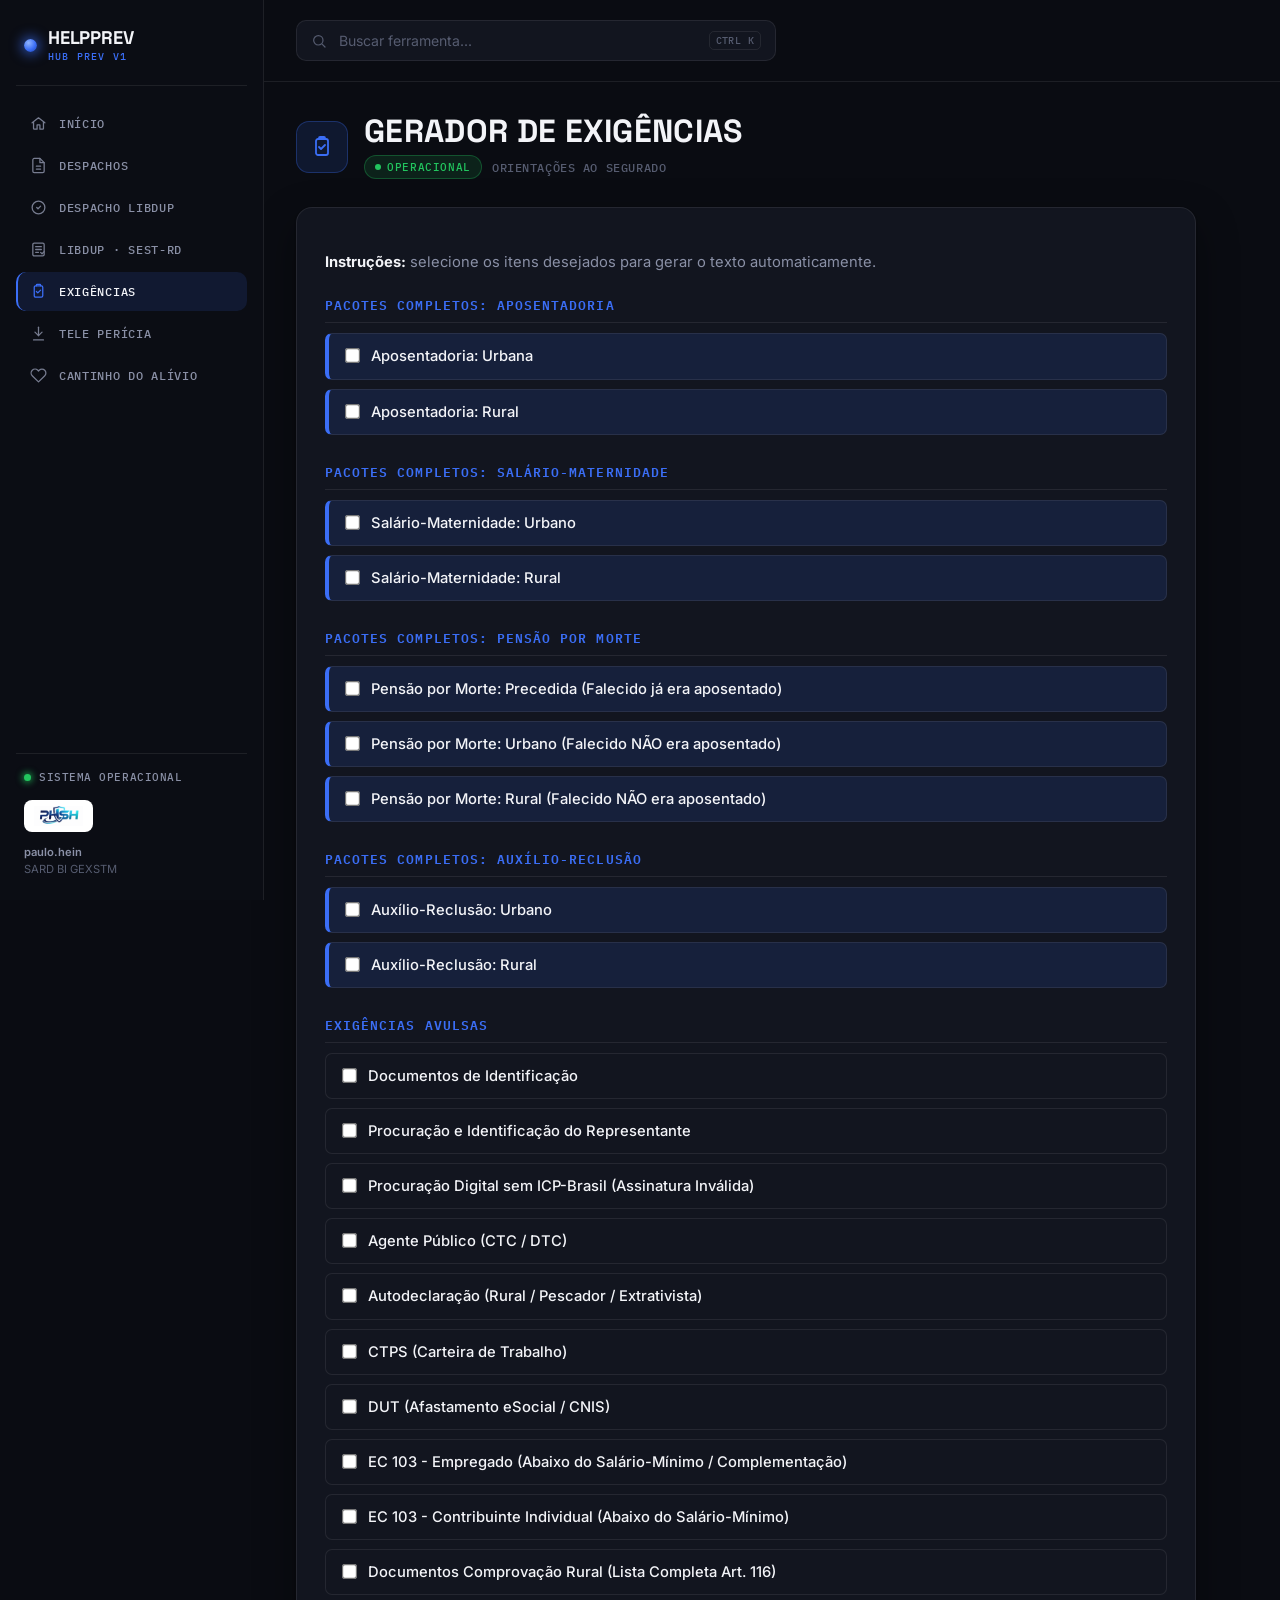
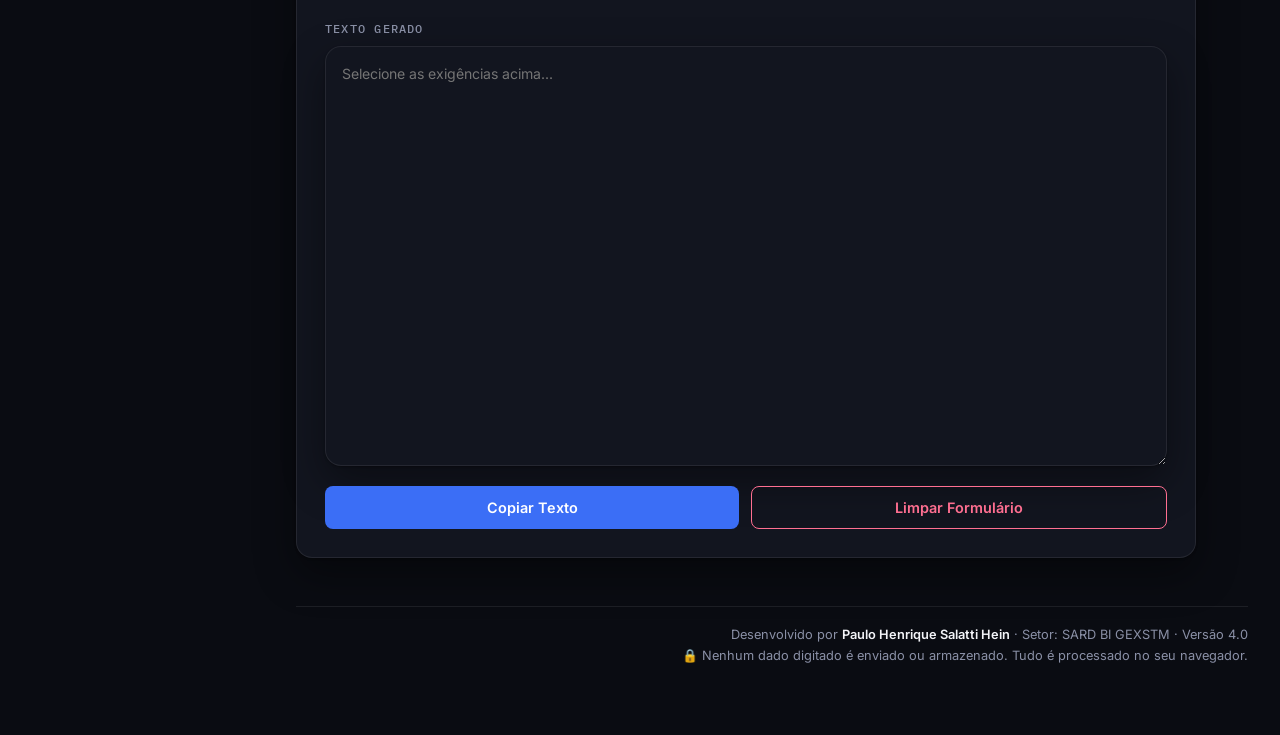
<file: gerador-de-exigencias.html>
<!DOCTYPE html>
<html lang="pt-BR">
<head>
    <meta charset="UTF-8">
    <meta name="viewport" content="width=device-width, initial-scale=1.0">
    <title>Gerador de Exigências / Orientações — HelpPrev BI</title>
    <link rel="stylesheet" href="style.css">

    <style>
        body { padding-bottom: 40px; }

        .container {
            max-width: 900px;
            background: var(--paper-card);
            padding: 28px;
            border-radius: var(--radius);
            box-shadow: var(--shadow-card);
            border: 1px solid var(--line);
        }

        .instructions-line { font-size: 0.92rem; color: var(--ink-soft); line-height: 1.6; margin-bottom: 20px; }
        .instructions-line strong { color: var(--ink); }

        .secao-titulo {
            color: var(--gold);
            font-size: 0.82rem;
            font-family: var(--font-mono);
            font-weight: 600;
            margin-top: 26px;
            margin-bottom: 10px;
            text-transform: uppercase;
            letter-spacing: 0.08em;
            border-bottom: 1px solid var(--line);
            padding-bottom: 6px;
        }
        .secao-titulo:first-of-type { margin-top: 4px; }

        .item-group {
            margin-bottom: 9px; padding: 11px 13px; border-radius: 7px;
            background-color: var(--paper-card); border: 1px solid var(--line); transition: background 0.15s ease;
        }
        .item-group:hover { background-color: var(--paper); }
        .item-destaque { border-left: 4px solid var(--gold); background-color: var(--gold-soft); }
        .item-destaque:hover { background-color: var(--gold-soft); filter: brightness(0.97); }

        label { display: flex; align-items: flex-start; cursor: pointer; font-size: 0.92rem; font-weight: 500; color: var(--ink); line-height: 1.5; }
        input[type="checkbox"] { margin-top: 4px; margin-right: 12px; transform: scale(1.15); cursor: pointer; accent-color: var(--gold); flex-shrink: 0; }

        .subgrupo { display: none; margin-left: 30px; border-left: 4px solid var(--alert); background-color: var(--alert-soft); }
        .subgrupo label { font-weight: 500; }

        .result-heading { font-family: var(--font-mono); font-size: 0.76rem; letter-spacing: 0.1em; text-transform: uppercase; color: var(--ink-soft); margin: 26px 0 10px; }

        textarea {
            width: 100%; height: 420px; padding: 16px; border: 1.5px solid var(--line); border-radius: var(--radius);
            font-size: 0.88rem; line-height: 1.6; resize: vertical; background-color: var(--paper-card);
            box-sizing: border-box; font-family: var(--font-body); color: var(--ink); box-shadow: var(--shadow-card);
        }
        textarea:focus { border-color: var(--focus); }

        .botoes { display: flex; gap: 12px; margin-top: 16px; flex-wrap: wrap; }
        button { padding: 12px 22px; border: none; border-radius: 8px; cursor: pointer; font-size: 0.9rem; font-weight: 600; font-family: var(--font-body); color: white; flex: 1; transition: 0.15s ease; min-width: 160px; }
        button:hover { opacity: 0.88; }
        button:active { transform: scale(0.98); }
        .btn-copiar { background-color: var(--gold); color: #fff; }
        .btn-copiar:hover { background-color: var(--focus); }
        .btn-limpar { background-color: transparent; color: var(--alert); border: 1.5px solid var(--alert); }
        .btn-limpar:hover { background: var(--alert-soft); opacity: 1; }


    </style>
</head>

<body>

<div class="app-shell">

  <aside class="sidebar">
    <a class="sidebar-brand" href="index.html">
      <span class="brand-dot"></span>
      <div>
        <div class="brand-mark-sm">HELPPREV</div>
        <div class="brand-sub">HUB PREV V1</div>
      </div>
    </a>

    <nav class="sidebar-nav">
      <a href="index.html" class="nav-item">
        <svg viewBox="0 0 24 24" fill="none" stroke="currentColor" stroke-width="1.8" stroke-linecap="round" stroke-linejoin="round"><path d="M3 11l9-7 9 7"/><path d="M5 10v9a1 1 0 0 0 1 1h4v-6h4v6h4a1 1 0 0 0 1-1v-9"/></svg>
        Início
      </a>
      <a href="gerador-de-despachos.html" class="nav-item">
        <svg viewBox="0 0 24 24" fill="none" stroke="currentColor" stroke-width="1.8" stroke-linecap="round" stroke-linejoin="round"><path d="M14 2H6a2 2 0 0 0-2 2v16a2 2 0 0 0 2 2h12a2 2 0 0 0 2-2V8z"/><path d="M14 2v6h6"/><path d="M9 13h6M9 17h6"/></svg>
        Despachos
      </a>
      <a href="gerador-libdup.html" class="nav-item">
        <svg viewBox="0 0 24 24" fill="none" stroke="currentColor" stroke-width="1.8" stroke-linecap="round" stroke-linejoin="round"><circle cx="12" cy="12" r="9"/><path d="M9.5 12l1.8 1.8L15 10"/></svg>
        Despacho LIBDUP
      </a>
      <a href="gerador-libdup-sestrd.html" class="nav-item">
        <svg viewBox="0 0 24 24" fill="none" stroke="currentColor" stroke-width="1.8" stroke-linecap="round" stroke-linejoin="round"><rect x="4" y="3" width="16" height="18" rx="2"/><path d="M8 8h8M8 12h8M8 16h4"/><path d="M15 16l2 2 3-3"/></svg>
        LIBDUP · SEST-RD
      </a>
      <a href="gerador-de-exigencias.html" class="nav-item active">
        <svg viewBox="0 0 24 24" fill="none" stroke="currentColor" stroke-width="1.8" stroke-linecap="round" stroke-linejoin="round"><rect x="6" y="4" width="12" height="16" rx="2"/><path d="M9 4V3a1 1 0 0 1 1-1h4a1 1 0 0 1 1 1v1"/><path d="M9 12l2 2 4-4"/></svg>
        Exigências
      </a>
      <a href="https://github.com/pauloshein-netizen/helpprevbi-site/releases/download/v1.0/gerador-tele-pericia.exe" class="nav-item" download>
        <svg viewBox="0 0 24 24" fill="none" stroke="currentColor" stroke-width="1.8" stroke-linecap="round" stroke-linejoin="round"><path d="M12 3v12"/><path d="M7 10l5 5 5-5"/><path d="M5 21h14"/></svg>
        Tele Perícia
      </a>
      <a href="cantinho-do-alivio.html" class="nav-item">
        <svg viewBox="0 0 24 24" fill="none" stroke="currentColor" stroke-width="1.8" stroke-linecap="round" stroke-linejoin="round"><path d="M20.8 4.6a5.5 5.5 0 0 0-7.8 0L12 5.6l-1-1a5.5 5.5 0 0 0-7.8 7.8l1 1L12 21l7.8-7.6 1-1a5.5 5.5 0 0 0 0-7.8z"/></svg>
        Cantinho do Alívio
      </a>
    </nav>

    <div class="sidebar-spacer"></div>

    <div class="sidebar-footer">
      <div class="status-box"><span class="status-dot"></span> Sistema operacional</div>
      <div class="sidebar-logo-wrap"><img src="assets/phsh-logo.png" alt="PHSH"></div>
      <div class="sidebar-credit"><strong>paulo.hein</strong><br>SARD BI GEXSTM</div>
    </div>
  </aside>

  <div class="main">
    <header class="topbar">
      <div class="search-box">
        <svg viewBox="0 0 24 24" fill="none" stroke="currentColor" stroke-width="1.8" stroke-linecap="round" stroke-linejoin="round"><circle cx="11" cy="11" r="7"/><path d="M21 21l-4.35-4.35"/></svg>
        <input type="text" placeholder="Buscar ferramenta..." autocomplete="off">
        <span class="kbd">CTRL K</span>
      </div>
    </header>

    <div class="page-content">

      <div class="page-header">
        <div class="page-header-left">
          <div class="page-icon"><svg viewBox="0 0 24 24" fill="none" stroke="currentColor" stroke-width="1.8" stroke-linecap="round" stroke-linejoin="round"><rect x="6" y="4" width="12" height="16" rx="2"/><path d="M9 4V3a1 1 0 0 1 1-1h4a1 1 0 0 1 1 1v1"/><path d="M9 12l2 2 4-4"/></svg></div>
          <div>
            <h1 class="page-title">Gerador de Exigências</h1>
            <div class="page-badges">
              <span class="status-pill">Operacional</span>
              <span class="page-subtitle">Orientações ao segurado</span>
            </div>
          </div>
        </div>
      </div>

    <div class="container">
        <p class="instructions-line"><strong>Instruções:</strong> selecione os itens desejados para gerar o texto automaticamente.</p>

        <form id="exigenciaForm" autocomplete="off">

            <div class="secao-titulo">Pacotes Completos: Aposentadoria</div>
            <div class="item-group item-destaque"><label><input type="checkbox" id="chkAposUrbana" autocomplete="off"> Aposentadoria: Urbana</label></div>

            <div class="item-group subgrupo" id="grupoAposUrbanaOpcoes">
                <label style="margin-bottom: 8px;"><input type="checkbox" id="chkUrbanaEspecial" autocomplete="off"> + Averbar Atividade Especial (PPP / Formulários Antigos)</label>
                <label><input type="checkbox" id="chkUrbanaRural" autocomplete="off"> + Averbar Atividade Rural (Autodeclaração e Documentos)</label>
            </div>

            <div class="item-group item-destaque"><label><input type="checkbox" id="chkAposRural" autocomplete="off"> Aposentadoria: Rural</label></div>

            <div class="secao-titulo">Pacotes Completos: Salário-Maternidade</div>
            <div class="item-group item-destaque"><label><input type="checkbox" id="chkMatUrbano" autocomplete="off"> Salário-Maternidade: Urbano</label></div>
            <div class="item-group item-destaque"><label><input type="checkbox" id="chkMatRural" autocomplete="off"> Salário-Maternidade: Rural</label></div>

            <div class="secao-titulo">Pacotes Completos: Pensão por Morte</div>
            <div class="item-group item-destaque"><label><input type="checkbox" id="chkPenMortePrecedida" autocomplete="off"> Pensão por Morte: Precedida (Falecido já era aposentado)</label></div>
            <div class="item-group item-destaque"><label><input type="checkbox" id="chkPenMorteUrbano" autocomplete="off"> Pensão por Morte: Urbano (Falecido NÃO era aposentado)</label></div>
            <div class="item-group item-destaque"><label><input type="checkbox" id="chkPenMorteRural" autocomplete="off"> Pensão por Morte: Rural (Falecido NÃO era aposentado)</label></div>

            <div class="item-group subgrupo" id="grupoUniaoEstavelPensao">
                <label><input type="checkbox" id="chkUniaoEstavelPensao" autocomplete="off"> + Adicionar exigência de União Estável / Dependência (Portaria 991/2022)</label>
            </div>

            <div class="secao-titulo">Pacotes Completos: Auxílio-Reclusão</div>
            <div class="item-group item-destaque"><label><input type="checkbox" id="chkAuxReclusaoUrbano" autocomplete="off"> Auxílio-Reclusão: Urbano</label></div>
            <div class="item-group item-destaque"><label><input type="checkbox" id="chkAuxReclusaoRural" autocomplete="off"> Auxílio-Reclusão: Rural</label></div>

            <div class="item-group subgrupo" id="grupoUniaoEstavelAuxilio">
                <label><input type="checkbox" id="chkUniaoEstavelAuxilio" autocomplete="off"> + Adicionar exigência de União Estável / Dependência (Portaria 991/2022)</label>
            </div>

            <div class="secao-titulo">Exigências Avulsas</div>

            <div class="item-group"><label><input type="checkbox" id="chkID" autocomplete="off"> Documentos de Identificação</label></div>
            <div class="item-group"><label><input type="checkbox" id="chkProcuracao" autocomplete="off"> Procuração e Identificação do Representante</label></div>
            <div class="item-group"><label><input type="checkbox" id="chkProcDigital" autocomplete="off"> Procuração Digital sem ICP-Brasil (Assinatura Inválida)</label></div>
            <div class="item-group"><label><input type="checkbox" id="chkAgentePublico" autocomplete="off"> Agente Público (CTC / DTC)</label></div>
            <div class="item-group"><label><input type="checkbox" id="chkAutodeclaracao" autocomplete="off"> Autodeclaração (Rural / Pescador / Extrativista)</label></div>
            <div class="item-group"><label><input type="checkbox" id="chkCTPS" autocomplete="off"> CTPS (Carteira de Trabalho)</label></div>
            <div class="item-group"><label><input type="checkbox" id="chkDUT" autocomplete="off"> DUT (Afastamento eSocial / CNIS)</label></div>
            <div class="item-group"><label><input type="checkbox" id="chkEC103Emp" autocomplete="off"> EC 103 - Empregado (Abaixo do Salário-Mínimo / Complementação)</label></div>
            <div class="item-group"><label><input type="checkbox" id="chkEC103CI" autocomplete="off"> EC 103 - Contribuinte Individual (Abaixo do Salário-Mínimo)</label></div>
            <div class="item-group"><label><input type="checkbox" id="chkDocRural" autocomplete="off"> Documentos Comprovação Rural (Lista Completa Art. 116)</label></div>
        </form>

        <p class="result-heading">Texto gerado</p>
        <textarea id="resultado" readonly placeholder="Selecione as exigências acima..." autocomplete="off"></textarea>

        <div class="botoes">
            <button type="button" class="btn-copiar" onclick="copiarTexto(this)">Copiar Texto</button>
            <button type="button" class="btn-limpar" onclick="limparFormulario()">Limpar Formulário</button>
        </div>
    </div>

      <footer class="site-footer">
        Desenvolvido por <strong>Paulo Henrique Salatti Hein</strong> · Setor: SARD BI GEXSTM · Versão 4.0<br><span class="footer-privacy">🔒 Nenhum dado digitado é enviado ou armazenado. Tudo é processado no seu navegador.</span>
      </footer>

    </div>
  </div>
</div>

<script>
    document.addEventListener("DOMContentLoaded", function () {
        const checkboxes = document.querySelectorAll("#exigenciaForm input[type='checkbox']");
        checkboxes.forEach(cb => cb.addEventListener("change", gerarTexto));

        // Gatilho Pensão -> União Estável (Pensão)
        document.getElementById('chkPenMortePrecedida').addEventListener("change", toggleUniaoEstavelPensao);
        document.getElementById('chkPenMorteUrbano').addEventListener("change", toggleUniaoEstavelPensao);
        document.getElementById('chkPenMorteRural').addEventListener("change", toggleUniaoEstavelPensao);

        // Gatilho Auxílio-Reclusão -> União Estável (Auxílio)
        document.getElementById('chkAuxReclusaoUrbano').addEventListener("change", toggleUniaoEstavelAuxilio);
        document.getElementById('chkAuxReclusaoRural').addEventListener("change", toggleUniaoEstavelAuxilio);

        // Gatilho Aposentadoria Urbana -> Especial/Rural
        document.getElementById('chkAposUrbana').addEventListener("change", toggleAposUrbanaOpcoes);

        document.getElementById("exigenciaForm").addEventListener("submit", function(e){ e.preventDefault(); });
    });

    // Controles de visibilidade Dinâmica
    function toggleUniaoEstavelPensao() {
        const penPrecedida = document.getElementById('chkPenMortePrecedida').checked;
        const penUrbano = document.getElementById('chkPenMorteUrbano').checked;
        const penRural = document.getElementById('chkPenMorteRural').checked;
        const grupoUniao = document.getElementById('grupoUniaoEstavelPensao');
        const chkUniao = document.getElementById('chkUniaoEstavelPensao');

        if (penPrecedida || penUrbano || penRural) {
            grupoUniao.style.display = "block";
        } else {
            grupoUniao.style.display = "none";
            chkUniao.checked = false;
        }
        gerarTexto();
    }

    function toggleUniaoEstavelAuxilio() {
        const auxUrbano = document.getElementById('chkAuxReclusaoUrbano').checked;
        const auxRural = document.getElementById('chkAuxReclusaoRural').checked;
        const grupoUniao = document.getElementById('grupoUniaoEstavelAuxilio');
        const chkUniao = document.getElementById('chkUniaoEstavelAuxilio');

        if (auxUrbano || auxRural) {
            grupoUniao.style.display = "block";
        } else {
            grupoUniao.style.display = "none";
            chkUniao.checked = false;
        }
        gerarTexto();
    }

    function toggleAposUrbanaOpcoes() {
        const aposUrbana = document.getElementById('chkAposUrbana').checked;
        const grupoAposOpcoes = document.getElementById('grupoAposUrbanaOpcoes');

        if (aposUrbana) {
            grupoAposOpcoes.style.display = "block";
        } else {
            grupoAposOpcoes.style.display = "none";
            document.getElementById('chkUrbanaEspecial').checked = false;
            document.getElementById('chkUrbanaRural').checked = false;
        }
        gerarTexto();
    }

    /* === PACOTES COMPLETOS: APOSENTADORIA === */
    const txtAposUrbana = `Para a análise do benefício de Aposentadoria (Urbana), solicitamos a apresentação dos seguintes documentos:

- Documento de Identificação oficial com foto;
- Certidão de Nascimento ou Casamento (se possível, apresentar via atualizada);
- Comprovante de residência;
- Todas as Carteiras de Trabalho (CTPS) do requerente (via física e não digital), digitalizando as páginas de identificação, contratos, alterações salariais e anotações gerais.\n\n`;

    const txtUrbanaEspecial = `- COMPROVAÇÃO DE ATIVIDADE ESPECIAL:
Apresentar Perfil Profissiográfico Previdenciário (PPP) atualizado, emitido e assinado pela empresa, ou formulários antigos correspondentes (DIRBEN-8030, DSS-8030, SB-40, etc.), abrangendo os períodos trabalhados com exposição a agentes nocivos que se pretende averbar.\n\n`;

    const txtUrbanaRural = `- COMPROVAÇÃO DE ATIVIDADE RURAL (Averbação de Período):
- Formulário de "Autodeclaração de Segurado Especial" devidamente preenchido e assinado. ATENÇÃO: Preencha APENAS O MODELO que corresponde ao seu trabalho:
- [ ] Trabalhador Rural / Agricultor (Anexo VIII https://portalin.inss.gov.br/assets/anexos/in/AnexoVIII.docx); OU
- [ ] Pescador Artesanal (Anexo IX https://portalin.inss.gov.br/assets/anexos/in/AnexoIX.docx); OU
- [ ] Seringueiro e Extrativista Vegetal (Anexo X https://portalin.inss.gov.br/assets/anexos/in/AnexoX.docx).
- Documentos para comprovar a atividade rural do período que deseja averbar (ver lista completa no final deste documento).\n\n`;

    const txtAposRural = `Para a análise do benefício de Aposentadoria (Rural / Idade Rural), solicitamos a apresentação dos seguintes documentos:

- Documento de Identificação oficial com foto;
- Certidão de Nascimento ou Casamento (se possível, apresentar via atualizada);
- Comprovante de residência;
- Todas as Carteiras de Trabalho (CTPS) do requerente (via física e não digital), digitalizando as páginas de identificação, contratos e anotações gerais;
- Formulário de "Autodeclaração de Segurado Especial" devidamente preenchido e assinado. ATENÇÃO: Preencha APENAS O MODELO que corresponde ao seu trabalho:
- [ ] Trabalhador Rural / Agricultor (Anexo VIII https://portalin.inss.gov.br/assets/anexos/in/AnexoVIII.docx); OU
- [ ] Pescador Artesanal (Anexo IX https://portalin.inss.gov.br/assets/anexos/in/AnexoIX.docx); OU
- [ ] Seringueiro e Extrativista Vegetal (Anexo X https://portalin.inss.gov.br/assets/anexos/in/AnexoX.docx).
- Documentos para comprovar a atividade rural, conforme Art. 116 da IN 128/2022 (ver lista completa no final deste documento).\n\n`;

    /* === PACOTES COMPLETOS: SALÁRIO-MATERNIDADE === */
    const txtMatUrbano = `Para a análise do benefício de Salário-Maternidade (Urbano), solicitamos a apresentação dos seguintes documentos:

- Documento de Identificação oficial com foto;
- Comprovante de residência;
- Certidão de Nascimento da criança OU Atestado Médico original (caso o afastamento seja anterior ao parto);
- Todas as Carteiras de Trabalho (CTPS) da segurada. Digitalizar todas as páginas que contenham anotações (identificação, contratos, alterações salariais e anotações gerais).\n\n`;

    const txtMatRural = `Para a análise do benefício de Salário-Maternidade (Rural / Segurada Especial), solicitamos a apresentação dos seguintes documentos:

- Documento de Identificação oficial com foto;
- Comprovante de residência;
- Certidão de Nascimento da criança OU Atestado Médico original (caso o afastamento seja anterior ao parto);
- Formulário de "Autodeclaração de Segurado Especial" devidamente preenchido e assinado. ATENÇÃO: Preencha APENAS O MODELO que corresponde ao seu trabalho:
- [ ] Trabalhador Rural / Agricultor (Anexo VIII https://portalin.inss.gov.br/assets/anexos/in/AnexoVIII.docx); OU
- [ ] Pescador Artesanal (Anexo IX https://portalin.inss.gov.br/assets/anexos/in/AnexoIX.docx); OU
- [ ] Seringueiro e Extrativista Vegetal (Anexo X https://portalin.inss.gov.br/assets/anexos/in/AnexoX.docx).
- Documentos para comprovar a atividade rural no período de carência (10 meses anteriores ao parto), conforme previsto no Art. 116 da IN 128/2022 (ver lista completa no final deste documento).\n\n`;

    /* === PACOTES COMPLETOS: PENSÃO POR MORTE === */
    const txtPenMortePrecedida = `Para a análise do benefício de Pensão por Morte (instituidor já recebia benefício/aposentadoria), solicitamos a apresentação dos seguintes documentos:

- Documento de identificação oficial com foto do(s) requerente(s) e do falecido;
- Certidão de Óbito;
- Certidão de Nascimento ou Casamento do(s) requerente(s) e do falecido (se possível, apresentar via atualizada);\n\n`;

    const txtPenMorteUrbano = `Para a análise do benefício de Pensão por Morte (Urbana - instituidor não recebia aposentadoria), solicitamos a apresentação dos seguintes documentos:

- Documento de identificação oficial com foto do(s) requerente(s) e do falecido;
- Certidão de Óbito;
- Certidão de Nascimento ou Casamento do(s) requerente(s) e do falecido (se possível, apresentar via atualizada);
- Todas as Carteiras de Trabalho (CTPS) do falecido (via física e não digital), digitalizando as páginas de identificação, contratos, alterações salariais e anotações gerais para comprovação do vínculo e qualidade de segurado;\n\n`;

    const txtPenMorteRural = `Para a análise do benefício de Pensão por Morte (Rural - instituidor não recebia aposentadoria), solicitamos a apresentação dos seguintes documentos:

- Documento de identificação oficial com foto do(s) requerente(s) e do falecido;
- Certidão de Óbito;
- Certidão de Nascimento ou Casamento do(s) requerente(s) e do falecido (se possível, apresentar via atualizada);
- Formulário de "Autodeclaração de Segurado Especial" em nome do falecido, devidamente preenchido e assinado. ATENÇÃO: Escolha APENAS O MODELO que corresponde ao trabalho do falecido:
- [ ] Trabalhador Rural / Agricultor (Anexo VIII https://portalin.inss.gov.br/assets/anexos/in/AnexoVIII.docx); OU
- [ ] Pescador Artesanal (Anexo IX https://portalin.inss.gov.br/assets/anexos/in/AnexoIX.docx); OU
- [ ] Seringueiro e Extrativista Vegetal (Anexo X https://portalin.inss.gov.br/assets/anexos/in/AnexoX.docx).
- Documentos para comprovar a atividade rural do falecido, conforme Art. 116 da IN 128/2022 (ver lista completa no final deste documento);\n\n`;

    /* === PACOTES COMPLETOS: AUXÍLIO-RECLUSÃO === */
    const txtAuxReclusaoUrbano = `Para a análise do benefício de Auxílio-Reclusão (Urbano), solicitamos a apresentação dos seguintes documentos:

- Documento de identificação oficial com foto do(s) requerente(s) e do segurado recluso;
- Certidão Judicial/Prisional original de efetivo recolhimento à prisão;
- Certidão de Nascimento ou Casamento do(s) requerente(s) e do segurado (se possível, apresentar via atualizada);
- Todas as Carteiras de Trabalho (CTPS) do segurado recluso (via física e não digital), digitalizando as páginas de identificação, contratos, alterações salariais e anotações gerais para comprovação do vínculo e qualidade de segurado;\n\n`;

    const txtAuxReclusaoRural = `Para a análise do benefício de Auxílio-Reclusão (Rural), solicitamos a apresentação dos seguintes documentos:

- Documento de identificação oficial com foto do(s) requerente(s) e do segurado recluso;
- Certidão Judicial/Prisional original de efetivo recolhimento à prisão;
- Certidão de Nascimento ou Casamento do(s) requerente(s) e do segurado (se possível, apresentar via atualizada);
- Formulário de "Autodeclaração de Segurado Especial" em nome do segurado recluso, devidamente preenchido e assinado. ATENÇÃO: Escolha APENAS O MODELO que corresponde ao trabalho do segurado:
- [ ] Trabalhador Rural / Agricultor (Anexo VIII https://portalin.inss.gov.br/assets/anexos/in/AnexoVIII.docx); OU
- [ ] Pescador Artesanal (Anexo IX https://portalin.inss.gov.br/assets/anexos/in/AnexoIX.docx); OU
- [ ] Seringueiro e Extrativista Vegetal (Anexo X https://portalin.inss.gov.br/assets/anexos/in/AnexoX.docx).
- Documentos para comprovar a atividade rural do segurado, conforme Art. 116 da IN 128/2022 (ver lista completa no final deste documento);\n\n`;

    /* === TEXTO DINÂMICO DA UNIÃO ESTÁVEL === */
    const txtUniaoEstavel = `- COMPROVAÇÃO DE UNIÃO ESTÁVEL OU DEPENDÊNCIA ECONÔMICA:
Como o(a) requerente pleiteia o benefício na qualidade de companheiro(a) ou dependente (pais/irmãos), é necessário apresentar, no mínimo, 2 (dois) documentos que comprovem o vínculo ou a dependência econômica em relação ao instituidor.

Conforme a Portaria DIRBEN/INSS nº 991/2022 (Art. 8º), são aceitos documentos como:
- I - Certidão de nascimento de filho havido em comum;
- II - Certidão de casamento religioso;
- III - Declaração do Imposto de Renda do segurado, em que conste o interessado como seu dependente;
- IV - Disposições testamentárias ou Declaração especial feita perante tabelião;
- V - Prova de mesmo domicílio (ex: contas de água/luz/telefone no mesmo endereço);
- VI - Prova de encargos domésticos evidentes e existência de sociedade ou comunhão nos atos da vida civil;
- VII - Procuração ou fiança reciprocamente outorgada ou Conta bancária conjunta;
- VIII - Registro em associação, ficha médica ou apólice de seguro onde conste como dependente/beneficiário;
- IX - Anotação constante de ficha ou livro de registro de empregados;
- X - Escritura de compra e venda de imóvel pelo segurado em nome de dependente;
- XI - Quaisquer outros documentos que possam levar à convicção do fato a comprovar.

▶ ATENÇÃO AOS PRAZOS DOS DOCUMENTOS (REGRA DOS 24 MESES):
Para que o benefício seja concedido por período superior a 4 (quatro) meses, DEVERÁ APRESENTAR AO MENOS UMA PROVA DE CONVIVÊNCIA/DEPENDÊNCIA EMITIDA NOS ÚLTIMOS 24 MESES ANTERIORES AO ÓBITO OU RECOLHIMENTO À PRISÃO, BEM COMO OUTRA PROVA EMITIDA EM PERÍODO ANTERIOR A ESSES 24 MESES.\n\n`;

    /* === TEXTOS DAS EXIGÊNCIAS AVULSAS === */
    const txtID = `- Documento de Identificação, Certidão de Nascimento ou Casamento, Comprovante de residência.\n\n`;

    const txtProcuracao = `Com fundamento na PORTARIA DIRBEN/INSS Nº 993, DE 28 DE MARÇO DE 2022, especialmente no artigo 43, solicitamos o cumprimento das seguintes exigências para o regular prosseguimento do processo administrativo:

- Apresentação do número de inscrição na OAB do advogado constituído;
- Documento de identificação oficial com foto do interessado;
- Procuração outorgada ao advogado, contendo poderes específicos para representação administrativa perante o INSS.\n\n`;

    const txtProcDigital = `Considerando que foi apresentada procuração com assinatura digital neste processo, é importante esclarecer que esse tipo de documento deve cumprir os requisitos legais para ter validade jurídica no Brasil.

De acordo com a Medida Provisória nº 2.200-2/2001, somente possuem fé pública e autenticidade os documentos digitais assinados com certificado digital emitido no âmbito da Infraestrutura de Chaves Públicas Brasileira (ICP-Brasil).

Assim, não são válidas, para este processo, procurações assinadas apenas por meio de plataformas intermediadoras, como Zapsign, Clicksign, D4Sign, DocuSign, entre outras, quando a assinatura não utiliza certificado digital próprio do outorgante vinculado à ICP-Brasil. Isso ocorre porque essas plataformas não integram a cadeia de confiança da ICP-Brasil, não atendendo aos requisitos legais exigidos.

Dessa forma, as partes deverão apresentar procuração assinada digitalmente com certificado próprio, emitido por autoridade certificadora credenciada à ICP-Brasil, garantindo a autenticidade, integridade e validade jurídica do documento.

▶ ORIENTAÇÃO: O portal gov.br oferece um serviço GRATUITO de assinatura digital com plena validade legal. Para utilizá-lo, o outorgante (cidadão) precisa ter uma conta gov.br de nível Prata ou Ouro e acessar o site oficial: https://assinatura.gov.br.

▶ ALTERNATIVA FÍSICA (MAIS PRÁTICA):
Caso não possuam certificado digital válido ou não utilizem o portal gov.br, deverá ser apresentada a PROCURAÇÃO EM FORMATO FÍSICO, devidamente assinada de próprio punho.\n\n`;

    const txtAgentePublico = `- COMPROVAÇÃO DE ATIVIDADE DE AGENTE PÚBLICO:
Para comprovar o período trabalhado em órgão público, é necessário apresentar o documento oficial emitido pelo ente empregador. Apresente:
    • Certidão de Tempo de Contribuição (CTC), caso o vínculo tenha sido em Regime Próprio (RPPS); OU
    • Declaração de Tempo de Contribuição (DTC) ao RGPS, caso o vínculo tenha sido no Regime Geral, obrigatoriamente acompanhada da respectiva "Relação das Bases de Cálculo de Contribuição" (Relação de Remunerações).\n\n`;

    const txtCTPS = `- Todas as CARTEIRAS DE TRABALHO (via física e não digital) do interessado. Digitalizar todas as páginas que contenham anotações (identificação, contratos, anotações de contribuição sindical, alterações salariais, férias, FGTS e anotações gerais), obedecendo à sequência das páginas.\n\n`;

    const txtDUT = `Verificamos que não há no Cadastro Nacional de Informações Sociais (CNIS) do(a) empregado(a) qualquer registro de afastamento por motivo de doença.
Por isso, pedimos que o(a) empregador informe o afastamento corretamente no eSocial, utilizando o evento S-2230, no campo específico para afastamento por doença. Essa informação é necessária para que o período conste no CNIS e possa ser analisado pelo INSS no processo do benefício por incapacidade.

Caso a informação continue sem aparecer no CNIS mesmo após o envio pelo eSocial, será necessário apresentar ao INSS:
    • O número do recibo eletrônico gerado pelo eSocial;
    • Uma declaração assinada pelo responsável pelas informações, com nome e identificação completa.\n\n`;

    const txtEC103Emp = `- COMPLEMENTAÇÃO DE CONTRIBUIÇÕES ABAIXO DO MÍNIMO (EC 103/2019):
Verificamos que há contribuições feitas a partir de novembro de 2019 com valor menor que o salário-mínimo da época.
De acordo com a Emenda Constitucional nº 103/2019, esses períodos só poderão ser contados para aposentadoria e outros benefícios se forem completados, ou seja, se você pagar a diferença que falta ou usar valores a mais pagos em outras contribuições.

Para fazer essa regularização, siga este passo a passo:
1. Acesse o site ou aplicativo Meu INSS e clique em "Novo Pedido";
2. Na busca (ícone de lupa), digite: "Ajustes para Alcance do Salário Mínimo – Emenda Constitucional 103/2019";
3. Escolha o ano das contribuições que quer ajustar (serão mostradas apenas as que são depois de 2019 e que estão abaixo do valor do salário-mínimo) e clique em "Avançar";
4. O sistema vai mostrar as opções de ajuste: juntar contribuições, usar valor que sobrou de outra contribuição ou completar o valor pagando a diferença. Clique em "Detalhar" para ver cada opção e escolha a que quiser, clicando em "Aceitar";
5. Se escolher a complementação, selecione os meses que quer pagar a diferença, clique em "Aceitar", escolha a agência para atendimento, clique em "Avançar", marque a opção "Declaro que li e concordo com as informações acima", clique de novo em "Avançar" e selecione o(s) boleto(s) (DARF) gerado(s). O sistema vai mostrar o documento para pagamento, com a data de vencimento;
6. Depois de pagar, envie o comprovante de pagamento no próprio sistema.

▶ ATENÇÃO: Só depois que for feita essa regularização, os períodos com contribuição abaixo do salário-mínimo poderão ser considerados para fins de tempo de contribuição e carência nos benefícios.\n\n`;

    const txtEC103CI = `Identificamos contribuições abaixo do salário-mínimo efetuadas a partir de 11/2019.
COMO REGULARIZAR: Acesse o portal Meu INSS, faça login com sua conta gov.br, selecione "Cálculo de GPS Diferença de Valor Devido – Contribuição Inferior ao Salário Mínimo", escolha o ano, gere a Guia de Pagamento e efetue o pagamento.\n\n`;

    const txtAutodeclaracao = `- Formulário de "Autodeclaração de Segurado Especial" devidamente preenchido e assinado. ATENÇÃO: Preencha APENAS O MODELO que corresponde ao seu trabalho:
- [ ] Trabalhador Rural / Agricultor (Anexo VIII https://portalin.inss.gov.br/assets/anexos/in/AnexoVIII.docx); OU
- [ ] Pescador Artesanal (Anexo IX https://portalin.inss.gov.br/assets/anexos/in/AnexoIX.docx); OU
- [ ] Seringueiro e Extrativista Vegetal (Anexo X https://portalin.inss.gov.br/assets/anexos/in/AnexoX.docx).\n\n`;

    /* SUPER LISTA RURAL - INTELIGENTE E FORMATADA */
    const txtDocRuralCompleto = `---------------------------------------------------------
▶ LISTA COMPLETA DE DOCUMENTOS RURAIS ACEITOS (Art. 116 da IN 128/2022):

Para comprovar a atividade rural, o INSS aceita os documentos listados abaixo.
ATENÇÃO: Você NÃO precisa ter todos eles! Apresente apenas os que você possuir referentes à época que deseja comprovar (reunir documentos mais antigos e mais recentes):

- I - Contrato de arrendamento, parceria, meação ou comodato rural (válido a partir do registro ou reconhecimento de firma em cartório);
- II - Declaração de Aptidão ao PRONAF (DAP) ou documento que a substitua (CAF);
- III - Bloco de notas do produtor rural;
- IV - Notas fiscais de entrada de mercadorias emitidas pela empresa compradora da produção, com o nome do segurado como vendedor;
- V - Documentos fiscais relativos à entrega de produção rural a cooperativas ou entrepostos, com indicação do segurado como vendedor;
- VI - Comprovantes de recolhimento de contribuição à Previdência Social da comercialização da produção;
- VII - Cópia da declaração de imposto de renda, com indicação de renda de produção rural;
- VIII - Licença de ocupação ou permissão outorgada pelo INCRA;
- IX - Comprovante de pagamento do ITR, DIAC ou DIAT;
- X - Certidão fornecida pela FUNAI (para indígenas);
- XI - Certidão de casamento civil ou religioso ou certidão de união estável;
- XII - Certidão de nascimento ou de batismo dos filhos;
- XIII - Certidão de tutela ou de curatela;
- XIV - Procuração;
- XV - Título de eleitor, ficha de cadastro eleitoral ou certidão eleitoral;
- XVI - Certificado de alistamento ou de quitação com o serviço militar;
- XVII - Comprovante de matrícula, ficha escolar, ata ou boletim do trabalhador ou dos filhos;
- XVIII - Ficha de associado em cooperativa;
- XIX - Comprovante de participação em programas governamentais para a área rural;
- XX - Comprovante de assistência técnica e extensão rural (Emater, etc.);
- XXI - Escritura pública de imóvel;
- XXII - Recibo de pagamento de contribuição federativa ou confederativa;
- XXIII - Registro em processos (inclusive inquéritos) como testemunha, autor ou réu;
- XXIV - Ficha ou registro em hospitais, postos de saúde ou agentes comunitários de saúde;
- XXV - Carteira de vacinação e cartão da gestante;
- XXVI - Título de propriedade de imóvel rural;
- XXVII - Recibo de compra de implementos ou de insumos agrícolas;
- XXVIII - Comprovante de empréstimo bancário para fins de atividade rural;
- XXIX - Ficha de inscrição em sindicato de trabalhadores rurais, colônia ou associação de pescadores;
- XXX - Contribuição social ao sindicato de trabalhadores rurais ou colônia de pescadores;
- XXXI - Publicação na imprensa ou em informativos de circulação pública;
- XXXII - Registro em livros de entidades religiosas (batismo, crisma, casamento, etc.);
- XXXIII - Registro em associações de produtores rurais, comunitárias, recreativas ou desportivas;
- XXXIV - Título de aforamento;
- XXXV - Ficha de atendimento médico ou odontológico;
- XXXVI - Declaração fornecida pelo INCRA para remanescentes de comunidades quilombolas.\n\n`;

    function gerarTexto() {
        let textoFinal = "";
        let mostrarListaRuralCompleta = false;

        /* -- Verifica Pacotes de Aposentadoria -- */
        if (document.getElementById('chkAposUrbana').checked) {
            textoFinal += txtAposUrbana;
            if (document.getElementById('chkUrbanaEspecial').checked) textoFinal += txtUrbanaEspecial;
            if (document.getElementById('chkUrbanaRural').checked) {
                textoFinal += txtUrbanaRural;
                mostrarListaRuralCompleta = true;
            }
        }
        if (document.getElementById('chkAposRural').checked) {
            textoFinal += txtAposRural;
            mostrarListaRuralCompleta = true;
        }

        /* -- Verifica Pacotes de Maternidade -- */
        if (document.getElementById('chkMatUrbano').checked) textoFinal += txtMatUrbano;
        if (document.getElementById('chkMatRural').checked) {
            textoFinal += txtMatRural;
            mostrarListaRuralCompleta = true;
        }

        /* -- Verifica Pacotes de Pensão -- */
        if (document.getElementById('chkPenMortePrecedida').checked) textoFinal += txtPenMortePrecedida;
        if (document.getElementById('chkPenMorteUrbano').checked) textoFinal += txtPenMorteUrbano;
        if (document.getElementById('chkPenMorteRural').checked) {
            textoFinal += txtPenMorteRural;
            mostrarListaRuralCompleta = true;
        }

        /* -- Verifica Pacotes de Auxílio-Reclusão -- */
        if (document.getElementById('chkAuxReclusaoUrbano').checked) textoFinal += txtAuxReclusaoUrbano;
        if (document.getElementById('chkAuxReclusaoRural').checked) {
            textoFinal += txtAuxReclusaoRural;
            mostrarListaRuralCompleta = true;
        }

        /* -- Verifica União Estável Dinâmica -- */
        if (document.getElementById('chkUniaoEstavelPensao').checked || document.getElementById('chkUniaoEstavelAuxilio').checked) textoFinal += txtUniaoEstavel;

        /* -- Verifica Exigências Avulsas -- */
        if (document.getElementById('chkID').checked) textoFinal += txtID;
        if (document.getElementById('chkProcuracao').checked) textoFinal += txtProcuracao;
        if (document.getElementById('chkProcDigital').checked) textoFinal += txtProcDigital;
        if (document.getElementById('chkAgentePublico').checked) textoFinal += txtAgentePublico;
        if (document.getElementById('chkAutodeclaracao').checked) textoFinal += txtAutodeclaracao;
        if (document.getElementById('chkCTPS').checked) textoFinal += txtCTPS;
        if (document.getElementById('chkDUT').checked) textoFinal += txtDUT;
        if (document.getElementById('chkEC103Emp').checked) textoFinal += txtEC103Emp;
        if (document.getElementById('chkEC103CI').checked) textoFinal += txtEC103CI;

        // Gatilho avulso para a Lista Rural
        if (document.getElementById('chkDocRural').checked) {
            mostrarListaRuralCompleta = true;
        }

        /* -- INSERE A LISTA RURAL NO FINAL (SE NECESSÁRIO) -- */
        if (mostrarListaRuralCompleta) {
            textoFinal += txtDocRuralCompleto;
        }

        document.getElementById('resultado').value = textoFinal;
    }

    function limparFormulario() {
        const checkboxes = document.querySelectorAll("#exigenciaForm input[type='checkbox']");
        checkboxes.forEach(cb => cb.checked = false);
        document.getElementById("resultado").value = "";

        // Esconde os submenus ao limpar
        document.getElementById('grupoUniaoEstavelPensao').style.display = "none";
        document.getElementById('grupoUniaoEstavelAuxilio').style.display = "none";
        document.getElementById('grupoAposUrbanaOpcoes').style.display = "none";
    }

    // Converte o texto em HTML (tópicos reais, links clicáveis, sem linhas em branco duplicadas)
    function textoParaHtml(t) {
        const esc = function (x) {
            return x.replace(/&/g, "&amp;").replace(/</g, "&lt;").replace(/>/g, "&gt;");
        };
        const link = function (x) {
            return esc(x).replace(/(https?:\/\/[^\s<>)]+[^\s<>).,;])/g, '<a href="$1">$1</a>');
        };
        let html = "", emLista = false, ultimoVazio = true;
        t.split("\n").forEach(function (l) {
            const txt = l.trim();
            const item = txt.match(/^(?:-|•)\s+(.*)$/);
            if (item) {
                if (!emLista) { html += '<ul style="margin:0">'; emLista = true; }
                html += "<li>" + link(item[1]) + "</li>";
                ultimoVazio = false;
                return;
            }
            if (emLista) { html += "</ul>"; emLista = false; }
            if (txt === "") {
                if (!ultimoVazio) html += '<p style="margin:0">&nbsp;</p>';
                ultimoVazio = true;
            } else {
                html += '<p style="margin:0">' + link(txt) + "</p>";
                ultimoVazio = false;
            }
        });
        if (emLista) html += "</ul>";
        return "<div>" + html + "</div>";
    }

    function copiarTexto(btn) {
        const textarea = document.getElementById("resultado");
        if (textarea.value.trim() === "") return;

        textarea.removeAttribute("readonly");
        textarea.select();
        textarea.setSelectionRange(0, 99999);

        const txtPlano = textarea.value;
        const aoCopiar = function (e) {
            e.preventDefault();
            e.clipboardData.setData("text/plain", txtPlano);
            e.clipboardData.setData("text/html", textoParaHtml(txtPlano));
        };
        document.addEventListener("copy", aoCopiar, { once: true });

        try {
            document.execCommand("copy");
            const textoOriginal = btn.innerText;
            btn.innerText = "Copiado! ✔️";

            setTimeout(() => {
                btn.innerText = textoOriginal;
            }, 2000);
        } catch (err) {}

        textarea.setAttribute("readonly", true);
        window.getSelection().removeAllRanges();
    }
</script>
</body>
</html>
</file>
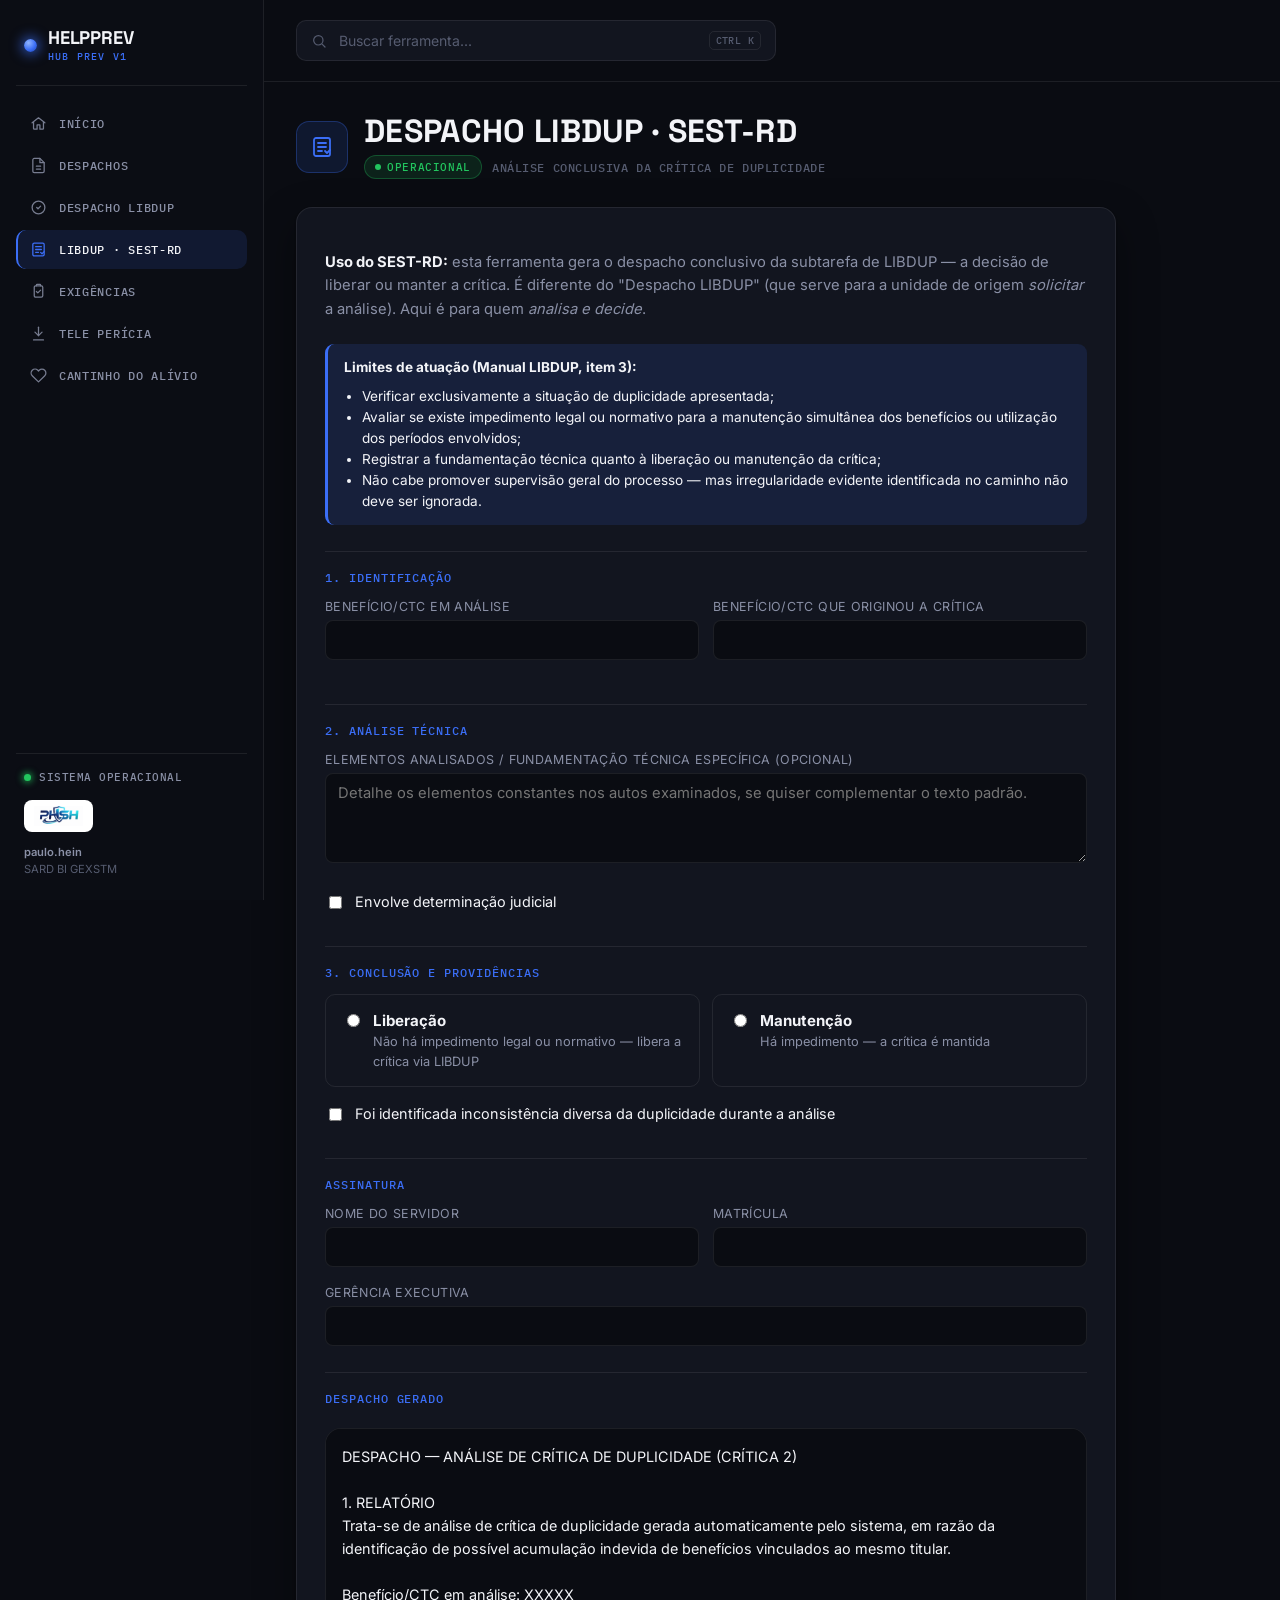
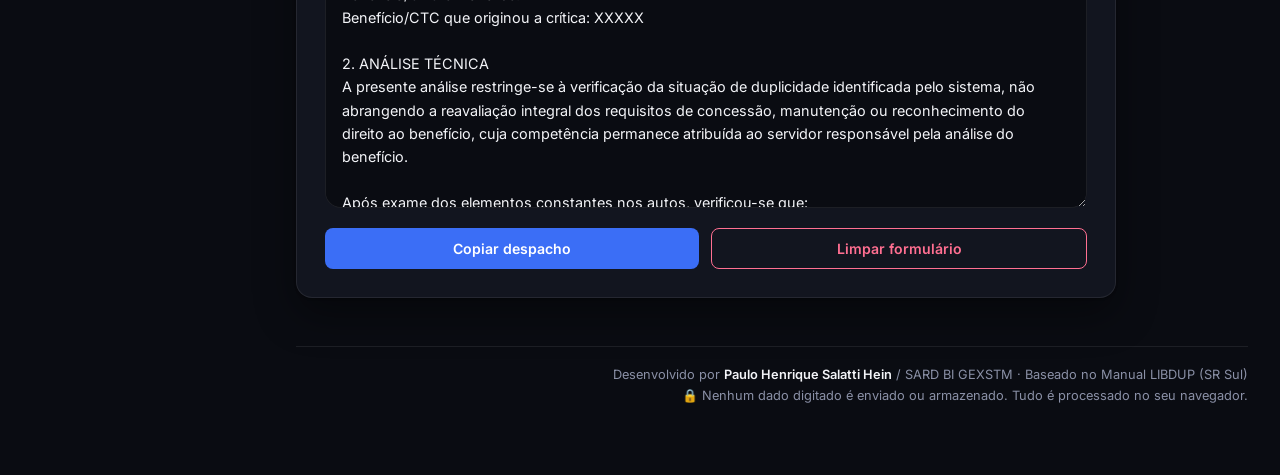
<file: gerador-libdup-sestrd.html>
<!DOCTYPE html>
<html lang="pt-BR">
<head>
<meta charset="UTF-8">
<meta name="viewport" content="width=device-width, initial-scale=1.0">
<meta name="author" content="Paulo Henrique Salatti Hein / SARD BI GEXSTM">
<title>Despacho LIBDUP · SEST-RD — HelpPrev</title>
<link rel="stylesheet" href="style.css">

<style>
  body { padding-bottom: 40px; }

  .container { max-width: 820px; background: var(--paper-card); padding: 28px; border-radius: var(--radius); box-shadow: var(--shadow-card); border: 1px solid var(--line); }

  .intro-line { font-size: 0.92rem; color: var(--ink-soft); line-height: 1.6; margin-bottom: 22px; }
  .intro-line strong { color: var(--ink); }

  .field-block { margin-bottom: 18px; }
  .field-block label.f-label { display: block; font-size: 0.78rem; color: var(--ink-soft); text-transform: uppercase; letter-spacing: 0.03em; margin-bottom: 6px; }
  .field-block input[type="text"], .field-block select, .field-block textarea {
    width: 100%; padding: 10px 12px; border: 1.5px solid var(--line); border-radius: 8px;
    background: var(--paper); color: var(--ink); font-family: var(--font-body); font-size: 0.92rem;
  }
  .field-block input:focus, .field-block select:focus, .field-block textarea:focus { border-color: var(--focus); }
  .field-block textarea { min-height: 90px; resize: vertical; }
  .field-row { display: grid; grid-template-columns: 1fr 1fr; gap: 14px; }
  @media (max-width: 600px) { .field-row { grid-template-columns: 1fr; } }

  .secao-titulo {
    font-family: var(--font-mono); font-size: 0.74rem; letter-spacing: 0.08em; text-transform: uppercase;
    color: var(--gold); margin: 26px 0 14px; padding-top: 18px; border-top: 1px solid var(--line);
  }
  .secao-titulo:first-of-type { margin-top: 4px; padding-top: 0; border-top: none; }

  .alert-box { border-radius: 9px; padding: 13px 16px; font-size: 0.85rem; line-height: 1.55; margin: 14px 0; }
  .alert-info { background: var(--gold-soft); border-left: 3px solid var(--gold); color: var(--ink); }
  .alert-warn { background: var(--alert-soft); border-left: 3px solid var(--alert); color: var(--ink); }
  .alert-box strong { color: var(--ink); }
  .alert-box ul { margin: 8px 0 0; padding-left: 18px; }

  .decisao-opcoes { display: grid; grid-template-columns: 1fr 1fr; gap: 12px; margin-bottom: 6px; }
  @media (max-width: 600px) { .decisao-opcoes { grid-template-columns: 1fr; } }
  .decisao-card {
    display: flex; align-items: flex-start; gap: 10px; padding: 16px; border-radius: 10px;
    border: 1.5px solid var(--line); cursor: pointer; transition: border-color 0.15s ease, background 0.15s ease;
  }
  .decisao-card input { margin-top: 3px; accent-color: var(--gold); flex-shrink: 0; }
  .decisao-card strong { display: block; font-size: 0.94rem; color: var(--ink); }
  .decisao-card span.desc { font-size: 0.8rem; color: var(--ink-soft); }
  .decisao-card.liberacao.checked { border-color: #22C55E; background: rgba(34,197,94,0.08); }
  .decisao-card.manutencao.checked { border-color: var(--alert); background: var(--alert-soft); }

  .chk-line { display: flex; align-items: flex-start; gap: 10px; padding: 8px 0; font-size: 0.9rem; }
  .chk-line input { margin-top: 3px; accent-color: var(--gold); flex-shrink: 0; }

  #bloco-judicial, #bloco-inconsistencia, #bloco-providencias-manutencao { display: none; margin-top: 12px; }

  #resultado-sestrd { width: 100%; min-height: 380px; padding: 16px; border: 1.5px solid var(--line); border-radius: var(--radius); background: var(--paper); color: var(--ink); font-family: var(--font-body); font-size: 0.9rem; line-height: 1.6; resize: vertical; margin-top: 8px; }

  .botoes { display: flex; gap: 12px; margin-top: 16px; flex-wrap: wrap; }
  .btn { font-family: var(--font-body); font-weight: 600; font-size: 0.88rem; padding: 11px 22px; border-radius: 8px; border: none; cursor: pointer; transition: 0.15s ease; flex: 1; min-width: 150px; }
  .btn-copiar { background: var(--gold); color: #fff; }
  .btn-copiar:hover { background: var(--focus); }
  .btn-limpar { background: transparent; color: var(--alert); border: 1.5px solid var(--alert); }
  .btn-limpar:hover { background: var(--alert-soft); }
</style>
</head>

<body>

<div class="app-shell">

  <aside class="sidebar">
    <a class="sidebar-brand" href="index.html">
      <span class="brand-dot"></span>
      <div>
        <div class="brand-mark-sm">HELPPREV</div>
        <div class="brand-sub">HUB PREV V1</div>
      </div>
    </a>

    <nav class="sidebar-nav">
      <a href="index.html" class="nav-item">
        <svg viewBox="0 0 24 24" fill="none" stroke="currentColor" stroke-width="1.8" stroke-linecap="round" stroke-linejoin="round"><path d="M3 11l9-7 9 7"/><path d="M5 10v9a1 1 0 0 0 1 1h4v-6h4v6h4a1 1 0 0 0 1-1v-9"/></svg>
        Início
      </a>
      <a href="gerador-de-despachos.html" class="nav-item">
        <svg viewBox="0 0 24 24" fill="none" stroke="currentColor" stroke-width="1.8" stroke-linecap="round" stroke-linejoin="round"><path d="M14 2H6a2 2 0 0 0-2 2v16a2 2 0 0 0 2 2h12a2 2 0 0 0 2-2V8z"/><path d="M14 2v6h6"/><path d="M9 13h6M9 17h6"/></svg>
        Despachos
      </a>
      <a href="gerador-libdup.html" class="nav-item">
        <svg viewBox="0 0 24 24" fill="none" stroke="currentColor" stroke-width="1.8" stroke-linecap="round" stroke-linejoin="round"><circle cx="12" cy="12" r="9"/><path d="M9.5 12l1.8 1.8L15 10"/></svg>
        Despacho LIBDUP
      </a>
      <a href="gerador-libdup-sestrd.html" class="nav-item active">
        <svg viewBox="0 0 24 24" fill="none" stroke="currentColor" stroke-width="1.8" stroke-linecap="round" stroke-linejoin="round"><rect x="4" y="3" width="16" height="18" rx="2"/><path d="M8 8h8M8 12h8M8 16h4"/><path d="M15 16l2 2 3-3"/></svg>
        LIBDUP · SEST-RD
      </a>
      <a href="gerador-de-exigencias.html" class="nav-item">
        <svg viewBox="0 0 24 24" fill="none" stroke="currentColor" stroke-width="1.8" stroke-linecap="round" stroke-linejoin="round"><rect x="6" y="4" width="12" height="16" rx="2"/><path d="M9 4V3a1 1 0 0 1 1-1h4a1 1 0 0 1 1 1v1"/><path d="M9 12l2 2 4-4"/></svg>
        Exigências
      </a>
      <a href="https://github.com/pauloshein-netizen/helpprevbi-site/releases/download/v1.0/gerador-tele-pericia.exe" class="nav-item">
        <svg viewBox="0 0 24 24" fill="none" stroke="currentColor" stroke-width="1.8" stroke-linecap="round" stroke-linejoin="round"><path d="M12 3v12"/><path d="M7 10l5 5 5-5"/><path d="M5 21h14"/></svg>
        Tele Perícia
      </a>
      <a href="cantinho-do-alivio.html" class="nav-item">
        <svg viewBox="0 0 24 24" fill="none" stroke="currentColor" stroke-width="1.8" stroke-linecap="round" stroke-linejoin="round"><path d="M20.8 4.6a5.5 5.5 0 0 0-7.8 0L12 5.6l-1-1a5.5 5.5 0 0 0-7.8 7.8l1 1L12 21l7.8-7.6 1-1a5.5 5.5 0 0 0 0-7.8z"/></svg>
        Cantinho do Alívio
      </a>
    </nav>

    <div class="sidebar-spacer"></div>

    <div class="sidebar-footer">
      <div class="status-box"><span class="status-dot"></span> Sistema operacional</div>
      <div class="sidebar-logo-wrap"><img src="assets/phsh-logo.png" alt="PHSH"></div>
      <div class="sidebar-credit"><strong>paulo.hein</strong><br>SARD BI GEXSTM</div>
    </div>
  </aside>

  <div class="main">
    <header class="topbar">
      <div class="search-box">
        <svg viewBox="0 0 24 24" fill="none" stroke="currentColor" stroke-width="1.8" stroke-linecap="round" stroke-linejoin="round"><circle cx="11" cy="11" r="7"/><path d="M21 21l-4.35-4.35"/></svg>
        <input type="text" placeholder="Buscar ferramenta..." autocomplete="off">
        <span class="kbd">CTRL K</span>
      </div>
    </header>

    <div class="page-content">

      <div class="page-header">
        <div class="page-header-left">
          <div class="page-icon"><svg viewBox="0 0 24 24" fill="none" stroke="currentColor" stroke-width="1.8" stroke-linecap="round" stroke-linejoin="round"><rect x="4" y="3" width="16" height="18" rx="2"/><path d="M8 8h8M8 12h8M8 16h4"/><path d="M15 16l2 2 3-3"/></svg></div>
          <div>
            <h1 class="page-title">Despacho LIBDUP · SEST-RD</h1>
            <div class="page-badges">
              <span class="status-pill">Operacional</span>
              <span class="page-subtitle">Análise conclusiva da crítica de duplicidade</span>
            </div>
          </div>
        </div>
      </div>

      <div class="container">

        <p class="intro-line">
          <strong>Uso do SEST-RD:</strong> esta ferramenta gera o despacho conclusivo da subtarefa de LIBDUP —
          a decisão de liberar ou manter a crítica. É diferente do "Despacho LIBDUP" (que serve para a unidade
          de origem <em>solicitar</em> a análise). Aqui é para quem <em>analisa e decide</em>.
        </p>

        <div class="alert-box alert-info">
          <strong>Limites de atuação (Manual LIBDUP, item 3):</strong>
          <ul>
            <li>Verificar exclusivamente a situação de duplicidade apresentada;</li>
            <li>Avaliar se existe impedimento legal ou normativo para a manutenção simultânea dos benefícios ou utilização dos períodos envolvidos;</li>
            <li>Registrar a fundamentação técnica quanto à liberação ou manutenção da crítica;</li>
            <li>Não cabe promover supervisão geral do processo — mas irregularidade evidente identificada no caminho não deve ser ignorada.</li>
          </ul>
        </div>

        <div class="secao-titulo">1. Identificação</div>
        <div class="field-row">
          <div class="field-block">
            <label class="f-label">Benefício/CTC em análise</label>
            <input type="text" id="s-nb-analise" autocomplete="off">
          </div>
          <div class="field-block">
            <label class="f-label">Benefício/CTC que originou a crítica</label>
            <input type="text" id="s-nb-origem" autocomplete="off">
          </div>
        </div>

        <div class="secao-titulo">2. Análise técnica</div>
        <div class="field-block">
          <label class="f-label">Elementos analisados / fundamentação técnica específica (opcional)</label>
          <textarea id="s-elementos" placeholder="Detalhe os elementos constantes nos autos examinados, se quiser complementar o texto padrão." autocomplete="off"></textarea>
        </div>

        <label class="chk-line"><input type="checkbox" id="s-judicial-chk" autocomplete="off"> Envolve determinação judicial</label>
        <div id="bloco-judicial">
          <div class="field-block">
            <label class="f-label">Número do processo judicial</label>
            <input type="text" id="s-judicial-processo" autocomplete="off">
          </div>
          <div class="field-row">
            <div class="field-block">
              <label class="f-label">Unidade judiciária responsável</label>
              <input type="text" id="s-judicial-unidade" autocomplete="off">
            </div>
          </div>
          <div class="field-block">
            <label class="f-label">Fundamentação utilizada para cumprimento da determinação judicial</label>
            <textarea id="s-judicial-fundamentacao" autocomplete="off"></textarea>
          </div>
        </div>

        <div class="secao-titulo">3. Conclusão e providências</div>

        <div class="decisao-opcoes">
          <label class="decisao-card liberacao" id="card-liberacao">
            <input type="radio" name="s-decisao" value="liberacao" autocomplete="off">
            <span><strong>Liberação</strong><span class="desc">Não há impedimento legal ou normativo — libera a crítica via LIBDUP</span></span>
          </label>
          <label class="decisao-card manutencao" id="card-manutencao">
            <input type="radio" name="s-decisao" value="manutencao" autocomplete="off">
            <span><strong>Manutenção</strong><span class="desc">Há impedimento — a crítica é mantida</span></span>
          </label>
        </div>

        <div id="bloco-providencias-manutencao">
          <div class="field-block">
            <label class="f-label">Providências administrativas pertinentes (a cargo do setor responsável)</label>
            <textarea id="s-providencias-manutencao" placeholder="Descreva, se quiser detalhar, quais providências devem ser adotadas." autocomplete="off"></textarea>
          </div>
        </div>

        <label class="chk-line" style="margin-top:10px;"><input type="checkbox" id="s-inconsistencia-chk" autocomplete="off"> Foi identificada inconsistência diversa da duplicidade durante a análise</label>
        <div id="bloco-inconsistencia">
          <div class="alert-box alert-warn">
            Não cabe ao SEST-RD promover supervisão geral do processo, mas irregularidade evidente identificada
            durante a análise não deve ser ignorada — aponte para providências cabíveis, sem prejuízo da
            conclusão específica desta subtarefa.
          </div>
          <div class="field-block">
            <label class="f-label">Descreva a inconsistência identificada e a providência apontada</label>
            <textarea id="s-inconsistencia-texto" autocomplete="off"></textarea>
          </div>
        </div>

        <div class="secao-titulo">Assinatura</div>
        <div class="field-row">
          <div class="field-block">
            <label class="f-label">Nome do servidor</label>
            <input type="text" id="s-servidor-nome" autocomplete="off">
          </div>
          <div class="field-block">
            <label class="f-label">Matrícula</label>
            <input type="text" id="s-servidor-matricula" autocomplete="off">
          </div>
        </div>
        <div class="field-block">
          <label class="f-label">Gerência Executiva</label>
          <input type="text" id="s-gerencia" autocomplete="off">
        </div>

        <div class="secao-titulo">Despacho gerado</div>
        <textarea id="resultado-sestrd" readonly autocomplete="off"></textarea>
        <div class="botoes">
          <button type="button" class="btn btn-copiar" onclick="copiarSestrd(this)">Copiar despacho</button>
          <button type="button" class="btn btn-limpar" onclick="limparSestrd()">Limpar formulário</button>
        </div>

      </div>

      <footer class="site-footer">
        Desenvolvido por <strong>Paulo Henrique Salatti Hein</strong> / SARD BI GEXSTM · Baseado no Manual LIBDUP (SR Sul)<br><span class="footer-privacy">🔒 Nenhum dado digitado é enviado ou armazenado. Tudo é processado no seu navegador.</span>
      </footer>

    </div>
  </div>
</div>

<script>
  const chkJudicial = document.getElementById('s-judicial-chk');
  const blocoJudicial = document.getElementById('bloco-judicial');
  chkJudicial.addEventListener('change', () => {
    blocoJudicial.style.display = chkJudicial.checked ? 'block' : 'none';
    gerarDespachoSestrd();
  });

  const chkInconsistencia = document.getElementById('s-inconsistencia-chk');
  const blocoInconsistencia = document.getElementById('bloco-inconsistencia');
  chkInconsistencia.addEventListener('change', () => {
    blocoInconsistencia.style.display = chkInconsistencia.checked ? 'block' : 'none';
    gerarDespachoSestrd();
  });

  const cardLiberacao = document.getElementById('card-liberacao');
  const cardManutencao = document.getElementById('card-manutencao');
  const blocoProvManutencao = document.getElementById('bloco-providencias-manutencao');

  function atualizarDecisaoVisual() {
    const decisao = document.querySelector('input[name="s-decisao"]:checked');
    cardLiberacao.classList.toggle('checked', decisao && decisao.value === 'liberacao');
    cardManutencao.classList.toggle('checked', decisao && decisao.value === 'manutencao');
    blocoProvManutencao.style.display = (decisao && decisao.value === 'manutencao') ? 'block' : 'none';
    gerarDespachoSestrd();
  }
  document.querySelectorAll('input[name="s-decisao"]').forEach(r => r.addEventListener('change', atualizarDecisaoVisual));

  document.querySelectorAll('.container input[type="text"], .container textarea').forEach(el => {
    el.addEventListener('input', gerarDespachoSestrd);
  });

  function gerarDespachoSestrd() {
    const g = id => (document.getElementById(id) ? document.getElementById(id).value.trim() : '');
    const nbAnalise = g('s-nb-analise') || 'XXXXX';
    const nbOrigem = g('s-nb-origem') || 'XXXXX';
    const elementos = g('s-elementos');
    const decisaoEl = document.querySelector('input[name="s-decisao"]:checked');
    const decisao = decisaoEl ? decisaoEl.value : null;

    let txt = 'DESPACHO — ANÁLISE DE CRÍTICA DE DUPLICIDADE (CRÍTICA 2)\n\n';

    txt += '1. RELATÓRIO\n';
    txt += 'Trata-se de análise de crítica de duplicidade gerada automaticamente pelo sistema, em razão da identificação de possível acumulação indevida de benefícios vinculados ao mesmo titular.\n\n';
    txt += 'Benefício/CTC em análise: ' + nbAnalise + '\n';
    txt += 'Benefício/CTC que originou a crítica: ' + nbOrigem + '\n\n';

    txt += '2. ANÁLISE TÉCNICA\n';
    txt += 'A presente análise restringe-se à verificação da situação de duplicidade identificada pelo sistema, não abrangendo a reavaliação integral dos requisitos de concessão, manutenção ou reconhecimento do direito ao benefício, cuja competência permanece atribuída ao servidor responsável pela análise do benefício.\n\n';

    if (elementos) {
      txt += elementos + '\n\n';
    }

    txt += 'Após exame dos elementos constantes nos autos, verificou-se que:\n\n';

    if (decisao === 'liberacao') {
      txt += '"Considerando os elementos analisados, verifica-se que a situação apresentada não configura impedimento legal ou normativo à manutenção dos benefícios/períodos envolvidos, razão pela qual se mostra cabível a remoção da crítica de duplicidade mediante utilização da funcionalidade LIBDUP."\n\n';
    } else if (decisao === 'manutencao') {
      txt += '"Considerando a existência de impedimento legal ou normativo para a manutenção simultânea dos benefícios/períodos envolvidos, não se mostra possível a remoção da crítica de duplicidade, devendo ser adotadas as providências administrativas pertinentes pelo setor responsável."\n\n';
    } else {
      txt += '[Selecione a decisão — Liberação ou Manutenção — na seção 3 abaixo para completar este texto.]\n\n';
    }

    if (chkJudicial.checked) {
      txt += 'Dados da determinação judicial:\n';
      txt += '- Número do processo judicial: ' + (g('s-judicial-processo') || '—') + '\n';
      txt += '- Unidade judiciária responsável: ' + (g('s-judicial-unidade') || '—') + '\n';
      txt += '- Fundamentação utilizada para cumprimento da determinação judicial: ' + (g('s-judicial-fundamentacao') || '—') + '\n\n';
    }

    txt += '3. CONCLUSÃO E PROVIDÊNCIAS\n';
    txt += 'Diante da análise realizada, conclui-se pelo seguinte encaminhamento:\n\n';

    const marcLib = decisao === 'liberacao' ? '(X)' : '( )';
    const marcMan = decisao === 'manutencao' ? '(X)' : '( )';
    txt += marcLib + ' Liberação da crítica de duplicidade, mediante utilização da funcionalidade LIBDUP no Sistema SIBE-PU.\n\n';
    txt += 'ou\n\n';
    txt += marcMan + ' Manutenção da crítica de duplicidade, em razão da identificação de impedimento legal ou normativo para a manutenção simultânea dos benefícios/períodos envolvidos.\n\n';

    if (decisao === 'manutencao' && g('s-providencias-manutencao')) {
      txt += 'Providências administrativas pertinentes: ' + g('s-providencias-manutencao') + '\n\n';
    }

    txt += 'A presente manifestação fundamenta-se nos critérios estabelecidos pela Portaria Conjunta DIRBEN/DTI/INSS nº 32, de 19 de dezembro de 2025, bem como nas demais normas previdenciárias aplicáveis.\n\n';
    txt += 'Encaminhem-se os autos para prosseguimento das providências administrativas cabíveis.\n\n';

    if (chkInconsistencia.checked && g('s-inconsistencia-texto')) {
      txt += 'Observação — inconsistência diversa identificada durante a análise (sem prejuízo da conclusão específica desta subtarefa):\n';
      txt += g('s-inconsistencia-texto') + '\n\n';
    }

    txt += 'Nome do servidor: ' + (g('s-servidor-nome') || '—') + '\n';
    txt += 'Matrícula: ' + (g('s-servidor-matricula') || '—') + '\n';
    txt += 'Chefe do Setor de Suporte Técnico ao Reconhecimento de Direitos – SEST-RD\n';
    txt += 'Gerência Executiva: ' + (g('s-gerencia') || 'XXXXX');

    document.getElementById('resultado-sestrd').value = txt;
  }

  function copiarSestrd(btn) {
    const ta = document.getElementById('resultado-sestrd');
    if (ta.value.trim() === '') return;
    ta.removeAttribute('readonly');
    ta.select();
    ta.setSelectionRange(0, 99999);
    try {
      document.execCommand('copy');
      const original = btn.innerText;
      btn.innerText = 'Copiado! ✔️';
      setTimeout(() => { btn.innerText = original; }, 2000);
    } catch (err) {}
    ta.setAttribute('readonly', true);
    window.getSelection().removeAllRanges();
  }

  function limparSestrd() {
    document.querySelectorAll('.container input[type="text"]').forEach(el => el.value = '');
    document.querySelectorAll('.container textarea').forEach(el => el.value = '');
    document.querySelectorAll('.container input[type="checkbox"]').forEach(el => el.checked = false);
    document.querySelectorAll('.container input[type="radio"]').forEach(el => el.checked = false);
    blocoJudicial.style.display = 'none';
    blocoInconsistencia.style.display = 'none';
    blocoProvManutencao.style.display = 'none';
    cardLiberacao.classList.remove('checked');
    cardManutencao.classList.remove('checked');
    gerarDespachoSestrd();
  }

  gerarDespachoSestrd();
</script>

</body>
</html>
</file>
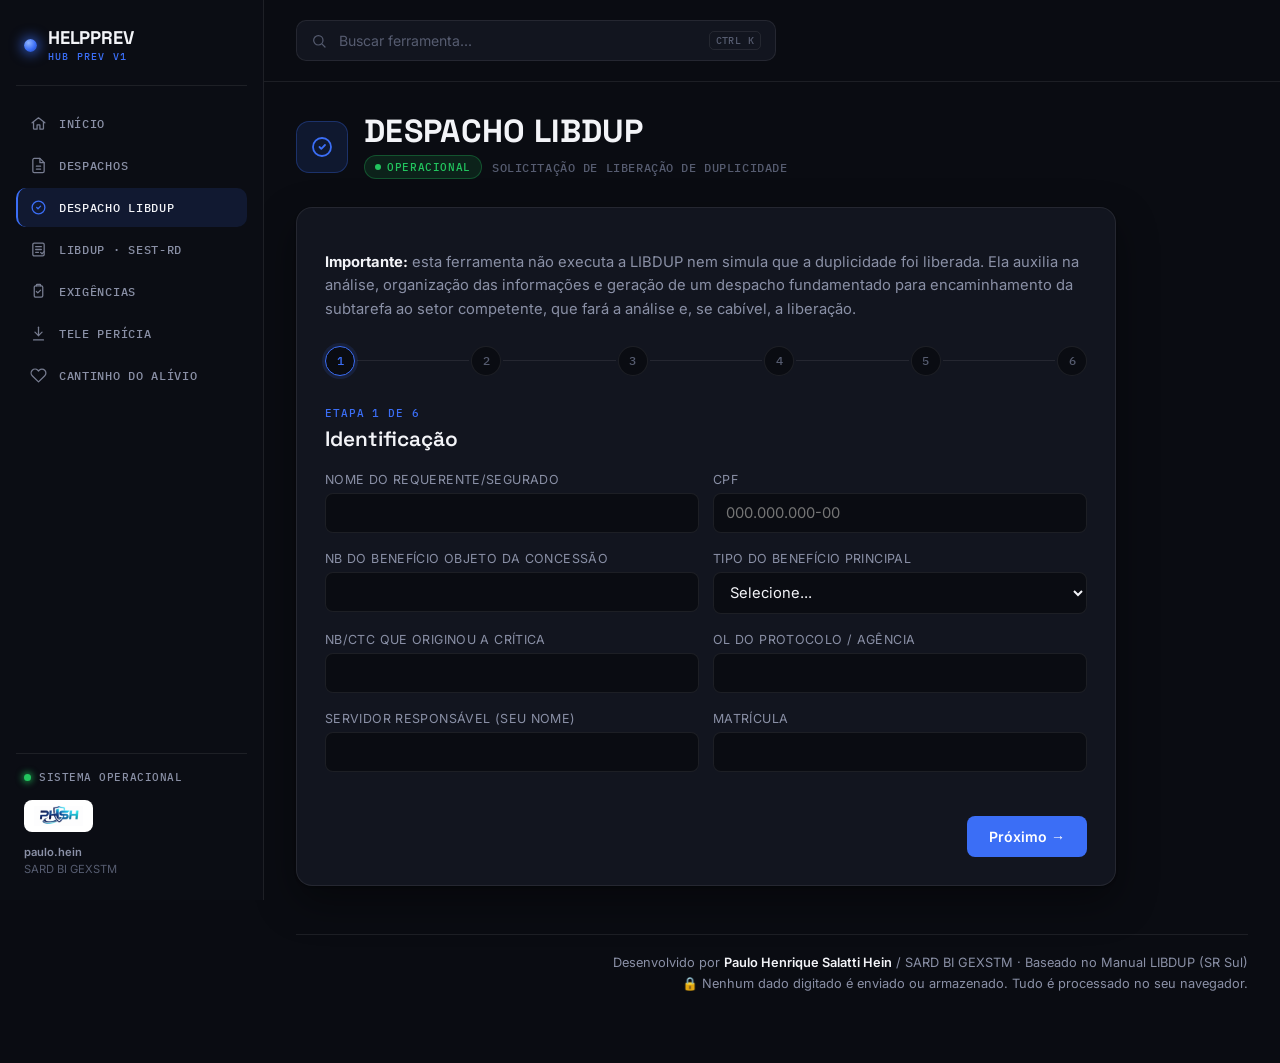
<file: gerador-libdup.html>
<!DOCTYPE html>
<html lang="pt-BR">
<head>
<meta charset="UTF-8">
<meta name="viewport" content="width=device-width, initial-scale=1.0">
<meta name="author" content="Paulo Henrique Salatti Hein / SARD BI GEXSTM">
<title>Despacho LIBDUP — HelpPrev</title>
<link rel="stylesheet" href="style.css">

<style>
  body { padding-bottom: 40px; }

  .container { max-width: 820px; background: var(--paper-card); padding: 28px; border-radius: var(--radius); box-shadow: var(--shadow-card); border: 1px solid var(--line); }

  .intro-line { font-size: 0.92rem; color: var(--ink-soft); line-height: 1.6; margin-bottom: 24px; }
  .intro-line strong { color: var(--ink); }

  /* ---------- Barra de progresso ---------- */
  .wizard-progress { display: flex; align-items: center; margin-bottom: 30px; }
  .wp-step {
    display: flex; align-items: center; justify-content: center;
    width: 30px; height: 30px; border-radius: 50%;
    border: 1.5px solid var(--line); background: var(--paper);
    font-family: var(--font-mono); font-size: 0.75rem; color: var(--ink-faint);
    flex-shrink: 0; transition: all 0.2s ease;
  }
  .wp-line { flex: 1; height: 1.5px; background: var(--line); margin: 0 2px; transition: background 0.2s ease; }
  .wp-step.done { background: var(--gold); border-color: var(--gold); color: #fff; }
  .wp-step.current { border-color: var(--gold); color: var(--gold); box-shadow: 0 0 0 3px var(--gold-soft); }
  .wp-line.done { background: var(--gold); }

  .step-label { font-family: var(--font-mono); font-size: 0.7rem; letter-spacing: 0.08em; text-transform: uppercase; color: var(--gold); margin-bottom: 6px; }
  .step-title { font-family: var(--font-display); font-weight: 600; font-size: 1.3rem; margin: 0 0 20px; }

  .field-block { margin-bottom: 18px; }
  .field-block label.f-label { display: block; font-size: 0.78rem; color: var(--ink-soft); text-transform: uppercase; letter-spacing: 0.03em; margin-bottom: 6px; }
  .field-block input[type="text"], .field-block input[type="date"], .field-block select, .field-block textarea {
    width: 100%; padding: 10px 12px; border: 1.5px solid var(--line); border-radius: 8px;
    background: var(--paper); color: var(--ink); font-family: var(--font-body); font-size: 0.92rem;
  }
  .field-block input:focus, .field-block select:focus, .field-block textarea:focus { border-color: var(--focus); }
  .field-block textarea { min-height: 90px; resize: vertical; }
  .field-row { display: grid; grid-template-columns: 1fr 1fr; gap: 14px; }
  @media (max-width: 600px) { .field-row { grid-template-columns: 1fr; } }

  /* ---------- Opções de rádio (tipo de duplicidade) ---------- */
  .radio-card {
    display: flex; align-items: flex-start; gap: 12px; padding: 14px 16px;
    border: 1.5px solid var(--line); border-radius: 10px; margin-bottom: 10px;
    cursor: pointer; transition: border-color 0.15s ease, background 0.15s ease;
  }
  .radio-card:hover { border-color: var(--gold); }
  .radio-card input { margin-top: 3px; accent-color: var(--gold); flex-shrink: 0; }
  .radio-card .rc-text strong { display: block; font-size: 0.92rem; color: var(--ink); }
  .radio-card .rc-text span { font-size: 0.8rem; color: var(--ink-soft); }
  .radio-card.checked { border-color: var(--gold); background: var(--gold-soft); }

  /* ---------- Checkbox simples ---------- */
  .chk-line { display: flex; align-items: flex-start; gap: 10px; padding: 8px 0; font-size: 0.9rem; }
  .chk-line input { margin-top: 3px; accent-color: var(--gold); flex-shrink: 0; }

  /* ---------- Alertas contextuais ---------- */
  .alert-box { border-radius: 9px; padding: 13px 16px; font-size: 0.85rem; line-height: 1.55; margin: 14px 0; }
  .alert-info { background: var(--gold-soft); border-left: 3px solid var(--gold); color: var(--ink); }
  .alert-warn { background: var(--alert-soft); border-left: 3px solid var(--alert); color: var(--ink); }
  .alert-box strong { color: var(--ink); }
  .alert-box .fonte { display: block; margin-top: 6px; font-size: 0.72rem; color: var(--ink-faint); font-family: var(--font-mono); }

  .subsecao-titulo { font-family: var(--font-mono); font-size: 0.72rem; letter-spacing: 0.07em; text-transform: uppercase; color: var(--ink-soft); margin: 22px 0 10px; padding-top: 14px; border-top: 1px solid var(--line); }

  /* ---------- Conferência ---------- */
  .conf-item { display: flex; justify-content: space-between; gap: 16px; padding: 9px 0; border-bottom: 1px dashed var(--line); font-size: 0.87rem; }
  .conf-item .k { color: var(--ink-soft); flex-shrink: 0; }
  .conf-item .v { color: var(--ink); text-align: right; }

  /* ---------- Navegação do wizard ---------- */
  .wizard-nav { display: flex; justify-content: space-between; gap: 12px; margin-top: 26px; }
  .btn { font-family: var(--font-body); font-weight: 600; font-size: 0.88rem; padding: 11px 22px; border-radius: 8px; border: none; cursor: pointer; transition: 0.15s ease; }
  .btn-voltar { background: transparent; color: var(--ink-soft); border: 1.5px solid var(--line); }
  .btn-voltar:hover { border-color: var(--ink-soft); color: var(--ink); }
  .btn-proximo, .btn-gerar { background: var(--gold); color: #fff; }
  .btn-proximo:hover, .btn-gerar:hover { background: var(--focus); }
  .btn:disabled { opacity: 0.4; cursor: not-allowed; }

  .wizard-step { display: none; }
  .wizard-step.active { display: block; animation: fadeUp 0.35s ease both; }

  #resultado-libdup { width: 100%; min-height: 340px; padding: 16px; border: 1.5px solid var(--line); border-radius: var(--radius); background: var(--paper); color: var(--ink); font-family: var(--font-body); font-size: 0.9rem; line-height: 1.6; resize: vertical; }

  .result-actions { display: flex; gap: 12px; margin-top: 16px; flex-wrap: wrap; }
  .result-actions .btn { flex: 1; min-width: 150px; }
  .btn-copiar-libdup { background: var(--gold); color: #fff; }
  .btn-copiar-libdup:hover { background: var(--focus); }
  .btn-novo { background: transparent; color: var(--ink-soft); border: 1.5px solid var(--line); }
  .btn-novo:hover { border-color: var(--ink-soft); color: var(--ink); }
</style>
</head>

<body>

<div class="app-shell">

  <aside class="sidebar">
    <a class="sidebar-brand" href="index.html">
      <span class="brand-dot"></span>
      <div>
        <div class="brand-mark-sm">HELPPREV</div>
        <div class="brand-sub">HUB PREV V1</div>
      </div>
    </a>

    <nav class="sidebar-nav">
      <a href="index.html" class="nav-item">
        <svg viewBox="0 0 24 24" fill="none" stroke="currentColor" stroke-width="1.8" stroke-linecap="round" stroke-linejoin="round"><path d="M3 11l9-7 9 7"/><path d="M5 10v9a1 1 0 0 0 1 1h4v-6h4v6h4a1 1 0 0 0 1-1v-9"/></svg>
        Início
      </a>
      <a href="gerador-de-despachos.html" class="nav-item">
        <svg viewBox="0 0 24 24" fill="none" stroke="currentColor" stroke-width="1.8" stroke-linecap="round" stroke-linejoin="round"><path d="M14 2H6a2 2 0 0 0-2 2v16a2 2 0 0 0 2 2h12a2 2 0 0 0 2-2V8z"/><path d="M14 2v6h6"/><path d="M9 13h6M9 17h6"/></svg>
        Despachos
      </a>
      <a href="gerador-libdup.html" class="nav-item active">
        <svg viewBox="0 0 24 24" fill="none" stroke="currentColor" stroke-width="1.8" stroke-linecap="round" stroke-linejoin="round"><circle cx="12" cy="12" r="9"/><path d="M9.5 12l1.8 1.8L15 10"/></svg>
        Despacho LIBDUP
      </a>
      <a href="gerador-libdup-sestrd.html" class="nav-item">
        <svg viewBox="0 0 24 24" fill="none" stroke="currentColor" stroke-width="1.8" stroke-linecap="round" stroke-linejoin="round"><rect x="4" y="3" width="16" height="18" rx="2"/><path d="M8 8h8M8 12h8M8 16h4"/><path d="M15 16l2 2 3-3"/></svg>
        LIBDUP · SEST-RD
      </a>
      <a href="gerador-de-exigencias.html" class="nav-item">
        <svg viewBox="0 0 24 24" fill="none" stroke="currentColor" stroke-width="1.8" stroke-linecap="round" stroke-linejoin="round"><rect x="6" y="4" width="12" height="16" rx="2"/><path d="M9 4V3a1 1 0 0 1 1-1h4a1 1 0 0 1 1 1v1"/><path d="M9 12l2 2 4-4"/></svg>
        Exigências
      </a>
      <a href="https://github.com/pauloshein-netizen/helpprevbi-site/releases/download/v1.0/gerador-tele-pericia.exe" class="nav-item">
        <svg viewBox="0 0 24 24" fill="none" stroke="currentColor" stroke-width="1.8" stroke-linecap="round" stroke-linejoin="round"><path d="M12 3v12"/><path d="M7 10l5 5 5-5"/><path d="M5 21h14"/></svg>
        Tele Perícia
      </a>
      <a href="cantinho-do-alivio.html" class="nav-item">
        <svg viewBox="0 0 24 24" fill="none" stroke="currentColor" stroke-width="1.8" stroke-linecap="round" stroke-linejoin="round"><path d="M20.8 4.6a5.5 5.5 0 0 0-7.8 0L12 5.6l-1-1a5.5 5.5 0 0 0-7.8 7.8l1 1L12 21l7.8-7.6 1-1a5.5 5.5 0 0 0 0-7.8z"/></svg>
        Cantinho do Alívio
      </a>
    </nav>

    <div class="sidebar-spacer"></div>

    <div class="sidebar-footer">
      <div class="status-box"><span class="status-dot"></span> Sistema operacional</div>
      <div class="sidebar-logo-wrap"><img src="assets/phsh-logo.png" alt="PHSH"></div>
      <div class="sidebar-credit"><strong>paulo.hein</strong><br>SARD BI GEXSTM</div>
    </div>
  </aside>

  <div class="main">
    <header class="topbar">
      <div class="search-box">
        <svg viewBox="0 0 24 24" fill="none" stroke="currentColor" stroke-width="1.8" stroke-linecap="round" stroke-linejoin="round"><circle cx="11" cy="11" r="7"/><path d="M21 21l-4.35-4.35"/></svg>
        <input type="text" placeholder="Buscar ferramenta..." autocomplete="off">
        <span class="kbd">CTRL K</span>
      </div>
    </header>

    <div class="page-content">

      <div class="page-header">
        <div class="page-header-left">
          <div class="page-icon"><svg viewBox="0 0 24 24" fill="none" stroke="currentColor" stroke-width="1.8" stroke-linecap="round" stroke-linejoin="round"><circle cx="12" cy="12" r="9"/><path d="M9.5 12l1.8 1.8L15 10"/></svg></div>
          <div>
            <h1 class="page-title">Despacho LIBDUP</h1>
            <div class="page-badges">
              <span class="status-pill">Operacional</span>
              <span class="page-subtitle">Solicitação de liberação de duplicidade</span>
            </div>
          </div>
        </div>
      </div>

      <div class="container">

        <p class="intro-line">
          <strong>Importante:</strong> esta ferramenta não executa a LIBDUP nem simula que a duplicidade foi liberada.
          Ela auxilia na análise, organização das informações e geração de um despacho fundamentado para
          encaminhamento da subtarefa ao setor competente, que fará a análise e, se cabível, a liberação.
        </p>

        <div class="wizard-progress" id="wizard-progress"></div>

        <!-- ETAPA 1 — IDENTIFICAÇÃO -->
        <section class="wizard-step" data-step="1">
          <p class="step-label">Etapa 1 de 6</p>
          <h2 class="step-title">Identificação</h2>

          <div class="field-row">
            <div class="field-block">
              <label class="f-label">Nome do requerente/segurado</label>
              <input type="text" id="f-nome" autocomplete="off">
            </div>
            <div class="field-block">
              <label class="f-label">CPF</label>
              <input type="text" id="f-cpf" placeholder="000.000.000-00" autocomplete="off">
            </div>
          </div>

          <div class="field-row">
            <div class="field-block">
              <label class="f-label">NB do benefício objeto da concessão</label>
              <input type="text" id="f-nb-principal" autocomplete="off">
            </div>
            <div class="field-block">
              <label class="f-label">Tipo do benefício principal</label>
              <select id="f-tipo-beneficio">
                <option value="">Selecione...</option>
                <option>Aposentadoria</option>
                <option>Pensão por Morte</option>
                <option>Benefício por Incapacidade Temporária</option>
                <option>Salário-Maternidade</option>
                <option>Auxílio-Acidente</option>
                <option>Outro</option>
              </select>
            </div>
          </div>

          <div class="field-row">
            <div class="field-block">
              <label class="f-label">NB/CTC que originou a crítica</label>
              <input type="text" id="f-nb-relacionado" autocomplete="off">
            </div>
            <div class="field-block">
              <label class="f-label">OL do protocolo / Agência</label>
              <input type="text" id="f-ol-protocolo" autocomplete="off">
            </div>
          </div>

          <div class="field-row">
            <div class="field-block">
              <label class="f-label">Servidor responsável (seu nome)</label>
              <input type="text" id="f-servidor-nome" autocomplete="off">
            </div>
            <div class="field-block">
              <label class="f-label">Matrícula</label>
              <input type="text" id="f-servidor-matricula" autocomplete="off">
            </div>
          </div>
        </section>

        <!-- ETAPA 2 — TIPO DE DUPLICIDADE -->
        <section class="wizard-step" data-step="2">
          <p class="step-label">Etapa 2 de 6</p>
          <h2 class="step-title">Qual situação está gerando a duplicidade?</h2>

          <label class="radio-card" data-val="aposentadoria_ctc">
            <input type="radio" name="tipo-dup" value="aposentadoria_ctc" autocomplete="off">
            <span class="rc-text"><strong>Aposentadoria × CTC</strong><span>Certidão de Tempo de Contribuição em conflito com aposentadoria</span></span>
          </label>
          <label class="radio-card" data-val="pensao_ctc">
            <input type="radio" name="tipo-dup" value="pensao_ctc" autocomplete="off">
            <span class="rc-text"><strong>Pensão por Morte Precedida × CTC</strong><span>CTC emitida para o instituidor da pensão</span></span>
          </label>
          <label class="radio-card" data-val="incapacidade_ctc">
            <input type="radio" name="tipo-dup" value="incapacidade_ctc" autocomplete="off">
            <span class="rc-text"><strong>Benefício por Incapacidade × CTC</strong><span>B31/B91 em conflito com Certidão de Tempo de Contribuição</span></span>
          </label>
          <label class="radio-card" data-val="incapacidade_aa">
            <input type="radio" name="tipo-dup" value="incapacidade_aa" autocomplete="off">
            <span class="rc-text"><strong>Incapacidade Temporária × Auxílio-Acidente</strong><span>Benefício por incapacidade em conflito com auxílio-acidente ativo</span></span>
          </label>
          <label class="radio-card" data-val="apos_incapacidade">
            <input type="radio" name="tipo-dup" value="apos_incapacidade" autocomplete="off">
            <span class="rc-text"><strong>Aposentadoria × Benefício por Incapacidade</strong><span>Concomitância entre aposentadoria e B31</span></span>
          </label>
          <label class="radio-card" data-val="maternidade_incapacidade">
            <input type="radio" name="tipo-dup" value="maternidade_incapacidade" autocomplete="off">
            <span class="rc-text"><strong>Salário-Maternidade × Benefício por Incapacidade</strong><span>Concomitância entre B80 e B31/91</span></span>
          </label>
          <label class="radio-card" data-val="indevida">
            <input type="radio" name="tipo-dup" value="indevida" autocomplete="off">
            <span class="rc-text"><strong>Crítica que o sistema não deveria ter gerado</strong><span>Situação amparada por norma que permite a acumulação</span></span>
          </label>
          <label class="radio-card" data-val="outra">
            <input type="radio" name="tipo-dup" value="outra" autocomplete="off">
            <span class="rc-text"><strong>Outra situação</strong><span>Não coberta pelas hipóteses acima</span></span>
          </label>
        </section>

        <!-- ETAPA 3 — ANÁLISE ESPECÍFICA -->
        <section class="wizard-step" data-step="3">
          <p class="step-label">Etapa 3 de 6</p>
          <h2 class="step-title">Análise específica</h2>
          <div id="step3-conditional"></div>

          <div class="subsecao-titulo">Providências realizadas antes da solicitação</div>
          <label class="chk-line"><input type="checkbox" id="prov-beneficio" autocomplete="off"> Benefício analisado</label>
          <label class="chk-line"><input type="checkbox" id="prov-ctc" autocomplete="off"> CTC analisada</label>
          <label class="chk-line"><input type="checkbox" id="prov-extrato" autocomplete="off"> Extrato de tempos conferido</label>
          <label class="chk-line"><input type="checkbox" id="prov-periodos" autocomplete="off"> Períodos confrontados</label>
          <label class="chk-line"><input type="checkbox" id="prov-declaracao" autocomplete="off"> Declaração do órgão de destino analisada</label>
          <label class="chk-line"><input type="checkbox" id="prov-cancelada" autocomplete="off"> CTC cancelada</label>
          <label class="chk-line"><input type="checkbox" id="prov-revisada" autocomplete="off"> CTC revisada</label>
          <label class="chk-line"><input type="checkbox" id="prov-corrigido" autocomplete="off"> Benefício corrigido</label>
          <div class="field-block" style="margin-top:10px;">
            <label class="f-label">Descreva outras providências realizadas</label>
            <textarea id="prov-outras" style="min-height:60px;" autocomplete="off"></textarea>
          </div>
        </section>

        <!-- ETAPA 4 — DOCUMENTAÇÃO + SÍNTESE -->
        <section class="wizard-step" data-step="4">
          <p class="step-label">Etapa 4 de 6</p>
          <h2 class="step-title">Documentação que fundamenta a solicitação</h2>

          <label class="chk-line"><input type="checkbox" id="doc-extrato" autocomplete="off"> Extrato de tempos</label>
          <label class="chk-line"><input type="checkbox" id="doc-ctc" autocomplete="off"> Cópia da CTC</label>
          <label class="chk-line"><input type="checkbox" id="doc-declaracao" autocomplete="off"> Declaração do órgão de destino</label>
          <label class="chk-line"><input type="checkbox" id="doc-nao-utilizacao" autocomplete="off"> Documento comprobatório da não utilização do período</label>
          <label class="chk-line"><input type="checkbox" id="doc-parcial" autocomplete="off"> Documento comprobatório da utilização parcial</label>
          <label class="chk-line"><input type="checkbox" id="doc-revisao" autocomplete="off"> Documento relativo à revisão da CTC</label>
          <label class="chk-line"><input type="checkbox" id="doc-laudo" autocomplete="off"> Laudo/resultado médico-pericial</label>
          <label class="chk-line"><input type="checkbox" id="doc-extrato-beneficio" autocomplete="off"> Extrato do benefício</label>

          <div class="field-block" style="margin-top:6px;">
            <label class="f-label">Outros documentos</label>
            <textarea id="doc-outros" style="min-height:60px;" autocomplete="off"></textarea>
          </div>

          <div class="alert-box alert-info">
            A solicitação de LIBDUP deve ser encaminhada devidamente instruída, permitindo ao setor responsável
            identificar a origem da duplicidade e verificar os elementos que fundamentam o pedido.
          </div>

          <div class="subsecao-titulo">Síntese da análise realizada</div>
          <div class="field-block">
            <textarea id="f-sintese" placeholder="Descreva objetivamente qual duplicidade foi identificada, quais períodos/benefícios estão envolvidos, quais documentos foram analisados e quais providências foram adotadas." style="min-height:130px;" autocomplete="off"></textarea>
          </div>
          <div id="sintese-warning"></div>
        </section>

        <!-- ETAPA 5 — CONFERÊNCIA -->
        <section class="wizard-step" data-step="5">
          <p class="step-label">Etapa 5 de 6</p>
          <h2 class="step-title">Conferência da solicitação</h2>
          <div id="conferencia-resumo"></div>

          <div class="subsecao-titulo">A documentação anexada permite demonstrar a situação descrita?</div>
          <label class="radio-card"><input type="radio" name="doc-suficiente" value="sim" autocomplete="off"><span class="rc-text"><strong>Sim</strong></span></label>
          <label class="radio-card"><input type="radio" name="doc-suficiente" value="complementar" autocomplete="off"><span class="rc-text"><strong>Preciso complementar</strong></span></label>
          <label class="radio-card"><input type="radio" name="doc-suficiente" value="nao" autocomplete="off"><span class="rc-text"><strong>Não</strong></span></label>
          <div id="conferencia-alerta"></div>
        </section>

        <!-- ETAPA 6 — DESPACHO GERADO -->
        <section class="wizard-step" data-step="6">
          <p class="step-label">Etapa 6 de 6</p>
          <h2 class="step-title">Despacho gerado</h2>
          <textarea id="resultado-libdup" readonly autocomplete="off"></textarea>
          <div class="result-actions">
            <button type="button" class="btn btn-copiar-libdup" onclick="copiarLibdup(this)">Copiar despacho</button>
            <button type="button" class="btn btn-novo" onclick="novoDespachoLibdup()">Novo despacho LIBDUP</button>
          </div>
        </section>

        <div class="wizard-nav">
          <button type="button" class="btn btn-voltar" id="btn-voltar" onclick="voltarEtapa()">← Voltar</button>
          <button type="button" class="btn btn-proximo" id="btn-proximo" onclick="avancarEtapa()">Próximo →</button>
        </div>

      </div>

      <footer class="site-footer">
        Desenvolvido por <strong>Paulo Henrique Salatti Hein</strong> / SARD BI GEXSTM · Baseado no Manual LIBDUP (SR Sul)<br><span class="footer-privacy">🔒 Nenhum dado digitado é enviado ou armazenado. Tudo é processado no seu navegador.</span>
      </footer>

    </div>
  </div>
</div>

<script>
/* =========================================================================
   ESTADO
   ========================================================================= */
let etapaAtual = 1;
const TOTAL_ETAPAS = 6;

const dados = {
  tipoDuplicidade: null
};

/* =========================================================================
   BARRA DE PROGRESSO
   ========================================================================= */
function montarProgresso() {
  const el = document.getElementById('wizard-progress');
  el.innerHTML = '';
  for (let i = 1; i <= TOTAL_ETAPAS; i++) {
    const step = document.createElement('div');
    step.className = 'wp-step';
    step.textContent = i;
    if (i < etapaAtual) step.classList.add('done');
    if (i === etapaAtual) step.classList.add('current');
    el.appendChild(step);
    if (i < TOTAL_ETAPAS) {
      const line = document.createElement('div');
      line.className = 'wp-line' + (i < etapaAtual ? ' done' : '');
      el.appendChild(line);
    }
  }
}

function mostrarEtapa(n) {
  document.querySelectorAll('.wizard-step').forEach(s => {
    s.classList.toggle('active', parseInt(s.dataset.step) === n);
  });
  document.getElementById('btn-voltar').style.visibility = (n === 1) ? 'hidden' : 'visible';
  document.getElementById('btn-proximo').style.display = (n === TOTAL_ETAPAS) ? 'none' : 'inline-block';
  document.querySelector('.wizard-nav').style.display = (n === TOTAL_ETAPAS) ? 'none' : 'flex';
  montarProgresso();

  if (n === 3) renderStep3();
  if (n === 5) renderConferencia();
  if (n === 6) gerarDespachoLibdup();
}

function avancarEtapa() {
  if (!validarEtapa(etapaAtual)) return;
  if (etapaAtual < TOTAL_ETAPAS) {
    etapaAtual++;
    mostrarEtapa(etapaAtual);
    window.scrollTo({top: document.querySelector('.container').offsetTop - 20, behavior: 'smooth'});
  }
}

function voltarEtapa() {
  if (etapaAtual > 1) {
    etapaAtual--;
    mostrarEtapa(etapaAtual);
  }
}

function validarEtapa(n) {
  if (n === 2) {
    const sel = document.querySelector('input[name="tipo-dup"]:checked');
    if (!sel) {
      alert('Selecione qual situação está gerando a duplicidade antes de continuar.');
      return false;
    }
    dados.tipoDuplicidade = sel.value;
  }
  if (n === 4) {
    const sintese = document.getElementById('f-sintese').value.trim();
    if (sintese === '') {
      alert('Informações insuficientes para formalização segura da solicitação.\n\nDescreva a síntese da análise realizada antes de continuar — o despacho não deve ser gerado vazio ou genérico demais.');
      return false;
    }
  }
  return true;
}

/* =========================================================================
   ETAPA 3 — CONTEÚDO CONDICIONAL POR TIPO DE DUPLICIDADE
   Fonte: Manual LIBDUP - Serviço de Reconhecimento de Direitos - SR Sul
   ========================================================================= */
function renderStep3() {
  const box = document.getElementById('step3-conditional');
  const tipo = dados.tipoDuplicidade;
  box.innerHTML = '';

  if (tipo === 'aposentadoria_ctc' || tipo === 'pensao_ctc') {
    box.innerHTML = htmlCtcGenerico(tipo);
  } else if (tipo === 'incapacidade_ctc') {
    box.innerHTML = htmlIncapacidadeCtc();
  } else if (tipo === 'incapacidade_aa') {
    box.innerHTML = htmlIncapacidadeAA();
  } else if (tipo === 'apos_incapacidade') {
    box.innerHTML = htmlAposIncapacidade();
  } else if (tipo === 'maternidade_incapacidade') {
    box.innerHTML = htmlMaternidadeIncapacidade();
  } else if (tipo === 'indevida') {
    box.innerHTML = htmlIndevida();
  } else if (tipo === 'outra') {
    box.innerHTML = htmlOutra();
  }

  ligarEventosStep3(tipo);
}

/* ---------- CTC (Aposentadoria ou Pensão Precedida) ---------- */
function htmlCtcGenerico(tipo) {
  let html = `
    <div class="field-block">
      <label class="f-label">Situação da CTC quanto à utilização dos períodos</label>
      <select id="ctc-situacao">
        <option value="presuncao">Presunção padrão — não foi necessário solicitar declaração do órgão de destino</option>
        <option value="sem_info">CTC não contém informação sobre o aproveitamento (situação excepcional)</option>
        <option value="nao_utilizada">Declaração obtida: nenhum período foi utilizado pelo RPPS</option>
        <option value="parcial">Declaração obtida: apenas parte dos períodos foi utilizada</option>
        <option value="nao_cumpriu">O interessado não cumpriu a exigência de declaração/revisão</option>
      </select>
    </div>
    <div id="ctc-situacao-alerta"></div>

    <label class="chk-line"><input type="checkbox" id="ctc-averbacao" autocomplete="off"> Há indícios de averbação automática (ex: aposentadoria em RPPS de Município que teve transposição de regime)</label>
    <div id="ctc-averbacao-alerta"></div>

    <div class="field-row" style="margin-top:14px;">
      <div class="field-block">
        <label class="f-label">Períodos utilizados</label>
        <input type="text" id="ctc-periodos-utilizados" placeholder="Ex: 01/2010 a 06/2012" autocomplete="off">
      </div>
      <div class="field-block">
        <label class="f-label">Períodos não utilizados / disponíveis</label>
        <input type="text" id="ctc-periodos-nao-utilizados" placeholder="Ex: 07/2012 a 12/2015" autocomplete="off">
      </div>
    </div>
  `;

  if (tipo === 'pensao_ctc') {
    html += `
      <div class="field-block">
        <label class="f-label">Situação de decadência</label>
        <select id="ctc-decadencia">
          <option value="sem_decadencia">Sem decadência — possível revisão de ofício</option>
          <option value="decadencia_ctc">Decadência apenas da CTC</option>
          <option value="decadencia_ambas">Decadência da CTC e da aposentadoria precedida</option>
        </select>
      </div>
      <div id="ctc-decadencia-alerta"></div>
    `;
  }

  return html;
}

const TEXTO_CTC_SEM_INFO = `<strong>Situação excepcional identificada.</strong> Como regra, não é exigível declaração do órgão de destino sobre a utilização dos períodos — presume-se que os períodos informados para aproveitamento foram efetivamente utilizados. Porém, quando a CTC não contém essa informação, é necessária a manifestação do órgão destinatário. Não existe sistema para consultar isso diretamente; solicite a declaração ao órgão.<span class="fonte">Fonte: Manual LIBDUP, item 1.1</span>`;

const TEXTO_CTC_NAO_UTILIZADA = `<strong>Nenhum período utilizado pelo RPPS.</strong> Pode ser solicitado ao requerente o cancelamento da CTC. Com o cancelamento, os períodos retornam à disponibilidade do RGPS, eliminando a necessidade de liberação da crítica.<span class="fonte">Fonte: Manual LIBDUP, item 1.1-a</span>`;

const TEXTO_CTC_PARCIAL = `<strong>Utilização parcial identificada.</strong> É necessária a revisão da certidão para que passe a constar, de forma expressa, o aproveitamento restrito aos períodos efetivamente utilizados. Crie a tarefa "Revisão de Certidão de Tempo de Contribuição", contate o SARD/GEX para atribuição, e emita exigência ao requerente (atenção ao prazo decadencial — art. 566, Livro II, Portaria DIRBEN/INSS nº 991/2022). Para a revisão, é indispensável requerimento formal de cancelamento da CTC apresentado pelo interessado (art. 562) — inclusive apresentação da CTC original, se não emitida eletronicamente.<span class="fonte">Fonte: Manual LIBDUP, item 1.1-b</span>`;

const TEXTO_CTC_NAO_CUMPRIU = `<strong>Ausência de cumprimento da exigência.</strong> Entende-se possível proceder à exclusão dos períodos certificados para fins de análise do benefício e, posteriormente, realizar a liberação da crítica de duplicidade.<span class="fonte">Fonte: Manual LIBDUP, item 1.1-c</span>`;

const TEXTO_AVERBACAO = `<strong>Atenção:</strong> não existe sistema para consultar diretamente se houve averbação automática. Um indício típico é a existência de aposentadoria no RPPS em Município que passou por transposição de regime. Solicite declaração do ente para confirmar.<span class="fonte">Fonte: Manual LIBDUP, item 1.1</span>`;

const TEXTO_DECADENCIA_SEM = `<strong>Sem decadência.</strong> É possível a adoção de providência de ofício para correção da CTC — crie a tarefa "Revisão de Certidão de Tempo de Contribuição" (art. 562, Livro II). Posteriormente, a aposentadoria do instituidor deverá ser revisada.<span class="fonte">Fonte: Manual LIBDUP, item 1.3-a</span>`;

const TEXTO_DECADENCIA_CTC = `<strong>Decadência apenas da CTC.</strong> O INSS fica impossibilitado de instaurar de ofício a revisão da certidão (art. 566, Livro II). Se for ineficaz a exigência aos dependentes requerentes da pensão para que solicitem a revisão, a regularização deve limitar-se à revisão da aposentadoria.<span class="fonte">Fonte: Manual LIBDUP, item 1.3-b</span>`;

const TEXTO_DECADENCIA_AMBAS = `<strong>Decadência da CTC e da aposentadoria precedida.</strong> Pode ser realizada a liberação da crítica sem nenhuma diligência complementar — mesmo estando irregular o benefício precedente, sua revisão não deve ser admitida devido à decadência. Durante o processamento de eventual revisão, considere a subtarefa "Processo Sobrestado — código 14735".<span class="fonte">Fonte: Manual LIBDUP, item 1.3-c</span>`;

/* ---------- Incapacidade x CTC ---------- */
function htmlIncapacidadeCtc() {
  return `
    <div class="alert-box alert-info">
      <strong>Benefício por Incapacidade Temporária (B31/B91) não segue os mesmos procedimentos dos benefícios programáveis.</strong>
      Como não faz parte do rol de benefícios sujeitos à compensação previdenciária (art. 5º, Livro IX, Portaria DIRBEN/INSS nº 998/2022),
      basta a exclusão dos períodos certificados da análise do benefício. Não é necessário solicitar declaração ao RPPS,
      abrir revisão da CTC, ou cancelar a certidão.
      <span class="fonte">Fonte: Manual LIBDUP, item 1.2 · Guia de Análise do Benefício por Incapacidade, item 5.3.4.1</span>
    </div>
    <div class="alert-box alert-warn">
      <strong>Atenção — limitação de sistema:</strong> essa crítica não pode ser tratada no Sibe-PU (o sistema ainda não permite excluir
      períodos de contribuição do Extrato Previdenciário por indicação do servidor). O requerimento deve ser processado no
      <strong>Prisma</strong>, mediante solicitação de desativação da FERR SABI/SIBE no OL de abrangência.
      <span class="fonte">Fonte: Manual LIBDUP, item 1.2</span>
    </div>
    <div class="field-block">
      <label class="f-label">Períodos certificados excluídos da análise</label>
      <input type="text" id="incap-ctc-periodos" placeholder="Ex: 01/2010 a 06/2012" autocomplete="off">
    </div>
  `;
}

/* ---------- Incapacidade x Auxílio-Acidente ---------- */
function htmlIncapacidadeAA() {
  return `
    <div class="field-block">
      <label class="f-label">Data do requerimento do benefício por incapacidade</label>
      <input type="date" id="aa-data-requerimento" autocomplete="off">
    </div>
    <div id="aa-regime-info"></div>

    <div class="field-block">
      <label class="f-label">Houve perícia médica presencial, ou análise documental qualificada (AtestMedQ)?</label>
      <select id="aa-pericia-presencial">
        <option value="sim">Sim — perícia presencial ou AtestMedQ (a partir de 30/03/2026)</option>
        <option value="nao">Não — análise documental comum (antes de 30/03/2026)</option>
      </select>
    </div>
    <div id="aa-pericia-alerta"></div>

    <div id="aa-bloco-cid" style="display:none;">
      <div class="field-block">
        <label class="f-label">O CID da incapacidade está relacionado ao acidente que originou o auxílio-acidente?</label>
        <select id="aa-cid-relacionado">
          <option value="nao_avaliado">Ainda não avaliado</option>
          <option value="nao">NÃO</option>
          <option value="sim">SIM</option>
        </select>
      </div>
      <div id="aa-cid-alerta"></div>

      <div id="aa-bloco-suspensao" style="display:none;">
        <div class="field-block">
          <label class="f-label">Houve suspensão automática do auxílio-acidente?</label>
          <select id="aa-suspensao-automatica">
            <option value="sim">Sim, já foi suspenso automaticamente</option>
            <option value="nao">Não, será necessário cessar manualmente</option>
          </select>
        </div>
        <div id="aa-suspensao-alerta"></div>
      </div>
    </div>

    <label class="chk-line" style="margin-top:10px;"><input type="checkbox" id="aa-cid-diverso" autocomplete="off"> CID diverso entre os benefícios, ou auxílio-acidente concedido judicialmente</label>
    <div id="aa-judicial-alerta"></div>
  `;
}

/* ---------- Aposentadoria x Incapacidade ---------- */
function htmlAposIncapacidade() {
  return `
    <div class="field-row">
      <div class="field-block">
        <label class="f-label">DIB do benefício por incapacidade (B31)</label>
        <input type="date" id="ai-dib-incapacidade" autocomplete="off">
      </div>
      <div class="field-block">
        <label class="f-label">DIB da aposentadoria</label>
        <input type="date" id="ai-dib-aposentadoria" autocomplete="off">
      </div>
    </div>
    <div class="field-block">
      <label class="f-label">Situação atual do B31</label>
      <select id="ai-situacao-b31">
        <option value="ativo">Permanece ativo</option>
        <option value="cessado">Já cessado</option>
      </select>
    </div>
    <div class="field-block">
      <label class="f-label">Caso o B31 tenha DIB posterior à aposentadoria e esteja ativo: o segurado optou pela aposentadoria?</label>
      <select id="ai-optou-aposentadoria">
        <option value="nao_aplica">Não se aplica a este caso</option>
        <option value="sim">Sim, optou pela aposentadoria</option>
        <option value="nao">Não optou / ainda em análise</option>
      </select>
    </div>
    <div id="ai-alerta"></div>
  `;
}

/* ---------- Salário-Maternidade x Incapacidade ---------- */
function htmlMaternidadeIncapacidade() {
  return `
    <div class="alert-box alert-info">
      Não cabe ofertar opção pelo benefício mais vantajoso entre salário-maternidade e benefício por incapacidade —
      possuem fatos geradores e finalidades protetivas distintas (art. 396, caput e parágrafo único, Livro II).
      <span class="fonte">Fonte: Manual LIBDUP, item 2.3</span>
    </div>
    <div class="field-row">
      <div class="field-block">
        <label class="f-label">DIB do B31/91</label>
        <input type="date" id="mi-dib-b31" autocomplete="off">
      </div>
      <div class="field-block">
        <label class="f-label">DIB do salário-maternidade (B80)</label>
        <input type="date" id="mi-dib-b80" autocomplete="off">
      </div>
    </div>
    <div class="field-block">
      <label class="f-label">Situação do B31/91</label>
      <select id="mi-situacao-b31">
        <option value="ativo">Permanece ativo (concomitância)</option>
        <option value="cessado">Já cessado antes da concessão do B80</option>
      </select>
    </div>
    <div class="field-block" id="mi-bloco-dcb" style="display:none;">
      <label class="f-label">A DCB original do B31/91 é posterior à cessação do B80?</label>
      <select id="mi-dcb-posterior">
        <option value="nao">Não</option>
        <option value="sim">Sim</option>
      </select>
    </div>
    <div id="mi-alerta"></div>
  `;
}

/* ---------- Situação indevida ---------- */
function htmlIndevida() {
  return `
    <div class="field-block">
      <label class="f-label">Qual situação se aplica?</label>
      <select id="ind-subtipo">
        <option value="aa_pensao">Auxílio-Acidente e Pensão por Morte</option>
        <option value="aa_maternidade">Auxílio-Acidente e Salário-Maternidade</option>
        <option value="duas_pensoes">Duas Pensões por Morte (óbito dos genitores, dependente filho menor de 21 anos)</option>
      </select>
    </div>
    <div id="ind-alerta"></div>
  `;
}

/* ---------- Outra situação ---------- */
function htmlOutra() {
  return `
    <div class="alert-box alert-warn">
      Esta situação não está contemplada explicitamente no Manual LIBDUP. Descreva o máximo de detalhes possível na
      síntese da análise (próxima etapa) — o despacho será gerado de forma mais genérica, e recomenda-se validação
      adicional com a chefia ou setor técnico antes do encaminhamento.
    </div>
  `;
}

/* ---------- Eventos da etapa 3 ---------- */
function ligarEventosStep3(tipo) {
  if (tipo === 'aposentadoria_ctc' || tipo === 'pensao_ctc') {
    const sel = document.getElementById('ctc-situacao');
    const atualizarCtc = () => {
      const map = { sem_info: TEXTO_CTC_SEM_INFO, nao_utilizada: TEXTO_CTC_NAO_UTILIZADA, parcial: TEXTO_CTC_PARCIAL, nao_cumpriu: TEXTO_CTC_NAO_CUMPRIU };
      const txt = map[sel.value];
      document.getElementById('ctc-situacao-alerta').innerHTML = txt ? `<div class="alert-box alert-info">${txt}</div>` : '';
    };
    sel.addEventListener('change', atualizarCtc);
    atualizarCtc();

    const avb = document.getElementById('ctc-averbacao');
    avb.addEventListener('change', () => {
      document.getElementById('ctc-averbacao-alerta').innerHTML = avb.checked ? `<div class="alert-box alert-warn">${TEXTO_AVERBACAO}</div>` : '';
    });

    if (tipo === 'pensao_ctc') {
      const dec = document.getElementById('ctc-decadencia');
      const atualizarDec = () => {
        const map = { sem_decadencia: TEXTO_DECADENCIA_SEM, decadencia_ctc: TEXTO_DECADENCIA_CTC, decadencia_ambas: TEXTO_DECADENCIA_AMBAS };
        document.getElementById('ctc-decadencia-alerta').innerHTML = `<div class="alert-box alert-info">${map[dec.value]}</div>`;
      };
      dec.addEventListener('change', atualizarDec);
      atualizarDec();
    }
  }

  if (tipo === 'incapacidade_aa') {
    const dataReq = document.getElementById('aa-data-requerimento');
    const infoRegime = document.getElementById('aa-regime-info');
    dataReq.addEventListener('change', () => {
      if (!dataReq.value) { infoRegime.innerHTML = ''; return; }
      const marco = new Date('2026-03-30');
      const data = new Date(dataReq.value);
      if (data < marco) {
        infoRegime.innerHTML = `<div class="alert-box alert-info">Requerimento sob vigência da <strong>Portaria Conjunta MPS/INSS nº 38/2023</strong> (até 29/03/2026).</div>`;
      } else {
        infoRegime.innerHTML = `<div class="alert-box alert-info">Requerimento sob vigência da <strong>Portaria Conjunta MPS/INSS nº 13/2026</strong> (a partir de 30/03/2026) — análise documental qualificada.</div>`;
      }
    });

    const pericia = document.getElementById('aa-pericia-presencial');
    const blocoCid = document.getElementById('aa-bloco-cid');
    const periciaAlerta = document.getElementById('aa-pericia-alerta');
    const atualizarPericia = () => {
      if (pericia.value === 'sim') {
        blocoCid.style.display = 'none';
        periciaAlerta.innerHTML = `<div class="alert-box alert-info"><strong>Dispensa a análise superveniente da PMF.</strong> A avaliação da relação entre os benefícios já ocorre no momento da perícia/análise documental qualificada. Pode prosseguir com a LIBDUP, salvo se houver CID diverso ou concessão judicial (verifique abaixo).<span class="fonte">Fonte: Manual LIBDUP, item 2.1</span></div>`;
      } else {
        blocoCid.style.display = 'block';
        periciaAlerta.innerHTML = `<div class="alert-box alert-warn">Sem perícia presencial, é necessário criar a subtarefa <strong>"Tarefa – Parecer Médico Pericial para avaliação da relação de BI com Auxílio-Acidente"</strong>, com preenchimento dos campos obrigatórios.<span class="fonte">Fonte: Manual LIBDUP, item 2.1</span></div>`;
      }
      atualizarCid();
    };
    pericia.addEventListener('change', atualizarPericia);

    const cidSel = document.getElementById('aa-cid-relacionado');
    const blocoSuspensao = document.getElementById('aa-bloco-suspensao');
    const cidAlerta = document.getElementById('aa-cid-alerta');
    function atualizarCid() {
      if (pericia.value === 'sim') return;
      if (cidSel.value === 'nao_avaliado') {
        cidAlerta.innerHTML = `<div class="alert-box alert-warn">É necessário aguardar o laudo com a resposta desse campo antes de prosseguir com segurança.</div>`;
        blocoSuspensao.style.display = 'none';
      } else if (cidSel.value === 'nao') {
        cidAlerta.innerHTML = `<div class="alert-box alert-info">Sem relação com o auxílio-acidente ativo. Pode prosseguir com a LIBDUP, sem procedimentos adicionais.<span class="fonte">Fonte: Manual LIBDUP, item 2.1</span></div>`;
        blocoSuspensao.style.display = 'none';
      } else {
        cidAlerta.innerHTML = `<div class="alert-box alert-warn">Há relação entre os benefícios.<span class="fonte">Fonte: Manual LIBDUP, item 2.1</span></div>`;
        blocoSuspensao.style.display = 'block';
      }
      atualizarSuspensao();
    }
    cidSel.addEventListener('change', atualizarCid);

    const suspSel = document.getElementById('aa-suspensao-automatica');
    const suspAlerta = document.getElementById('aa-suspensao-alerta');
    function atualizarSuspensao() {
      if (cidSel.value !== 'sim') { suspAlerta.innerHTML = ''; return; }
      if (suspSel.value === 'nao') {
        suspAlerta.innerHTML = `<div class="alert-box alert-warn"><strong>Cesse manualmente</strong> o auxílio-acidente antes de solicitar a liberação (Portaria Conjunta Dirben/DTI/INSS nº 32/2025). Ao liberar a duplicidade, registre na conclusão a orientação para criar a tarefa <strong>"Solicitar Pagamentos Não Recebidos"</strong>, para a Central de Manutenção ajustar os valores do período de concomitância indevida.<span class="fonte">Fonte: Manual LIBDUP, item 2.1</span></div>`;
      } else {
        suspAlerta.innerHTML = `<div class="alert-box alert-info">Suspensão já ocorreu automaticamente. Prossiga com a liberação da duplicidade.</div>`;
      }
    }
    suspSel.addEventListener('change', atualizarSuspensao);

    const cidDiverso = document.getElementById('aa-cid-diverso');
    cidDiverso.addEventListener('change', () => {
      document.getElementById('aa-judicial-alerta').innerHTML = cidDiverso.checked
        ? `<div class="alert-box alert-warn"><strong>Atenção — CID diverso ou concessão judicial.</strong> A análise é de natureza médico-pericial; não conclua apenas com base em código CID. Crie a subtarefa "Tarefa – Parecer Médico Pericial para Avaliação de Relação de BI com Auxílio-Acidente (PMF Perícias)", preenchendo NBs, CIDs, espécie (B36/B94) e se a concessão foi judicial. Se judicial: exija cópia do laudo e sentença; caso não cumprido, anexe os documentos do BI de origem; a liberação só deve ocorrer após manifestação conclusiva da PMF de que os benefícios têm fatos geradores distintos (art. 639, VII, IN PRES/INSS 128/2022).<span class="fonte">Fonte: Manual LIBDUP, item 2.1</span></div>`
        : '';
    });

    atualizarPericia();
  }

  if (tipo === 'apos_incapacidade') {
    const situacao = document.getElementById('ai-situacao-b31');
    const optou = document.getElementById('ai-optou-aposentadoria');
    const alerta = document.getElementById('ai-alerta');
    const atualizar = () => {
      if (optou.value === 'sim') {
        alerta.innerHTML = `<div class="alert-box alert-info"><strong>Opção pelo benefício mais vantajoso.</strong> Cesse o B31 na DIB, desconte os valores incompatíveis recebidos, e libere a crítica via LIBDUP.<span class="fonte">Fonte: Manual LIBDUP, item 2.2-c</span></div>`;
      } else if (situacao.value === 'ativo') {
        alerta.innerHTML = `<div class="alert-box alert-info">Ajuste a DCB do B31 para o dia imediatamente anterior à DIB da aposentadoria, efetue o desconto dos valores recebidos indevidamente, e libere a crítica via LIBDUP. Se necessário, solicite a alteração da DCB ao SEST-MAN mediante a tarefa ATUEXC.<span class="fonte">Fonte: Manual LIBDUP, item 2.2-a</span></div>`;
      } else {
        alerta.innerHTML = `<div class="alert-box alert-info">Não será necessária alteração de DCB — apenas os ajustes financeiros cabíveis, tratados exclusivamente mediante LIBDUP.<span class="fonte">Fonte: Manual LIBDUP, item 2.2-b</span></div>`;
      }
    };
    situacao.addEventListener('change', atualizar);
    optou.addEventListener('change', atualizar);
    atualizar();
  }

  if (tipo === 'maternidade_incapacidade') {
    const situacao = document.getElementById('mi-situacao-b31');
    const blocoDcb = document.getElementById('mi-bloco-dcb');
    const dcbPosterior = document.getElementById('mi-dcb-posterior');
    const alerta = document.getElementById('mi-alerta');
    const atualizar = () => {
      if (situacao.value === 'ativo') {
        blocoDcb.style.display = 'block';
        let txt = `Ajuste a DCB do B31/91 para o dia imediatamente anterior à DIB do B80, desconte os valores recebidos indevidamente, e libere a crítica via LIBDUP.`;
        if (dcbPosterior.value === 'sim') {
          txt += ` Como a DCB original do B31/91 é posterior à cessação do B80, registre no despacho a orientação de que, após a cessação do salário-maternidade, a interessada poderá requerer "Solicitar pagamento de benefício não recebido" — o B31/91 será restabelecido administrativamente, sem nova perícia, mantendo a DCB originalmente fixada pela PMF.`;
        }
        alerta.innerHTML = `<div class="alert-box alert-info">${txt}<span class="fonte">Fonte: Manual LIBDUP, item 2.3-a</span></div>`;
      } else {
        blocoDcb.style.display = 'none';
        alerta.innerHTML = `<div class="alert-box alert-info">Ajuste a DCB para o dia imediatamente anterior à DIB do B80 e realize os ajustes financeiros cabíveis. <strong>Não será necessária a utilização da funcionalidade LIBDUP</strong>, pois não haverá mais concomitância entre os benefícios.<span class="fonte">Fonte: Manual LIBDUP, item 2.3-b</span></div>`;
      }
    };
    situacao.addEventListener('change', atualizar);
    dcbPosterior.addEventListener('change', atualizar);
    atualizar();
  }

  if (tipo === 'indevida') {
    const sub = document.getElementById('ind-subtipo');
    const alerta = document.getElementById('ind-alerta');
    const map = {
      aa_pensao: `A coexistência de Auxílio-Acidente e Pensão por Morte encontra amparo no <strong>art. 639 da IN PRES/INSS nº 128/2022</strong>. Não havendo vedação normativa quanto à acumulação dessas espécies, o sistema não deveria gerar crítica automática de duplicidade.`,
      aa_maternidade: `A acumulação entre Auxílio-Acidente e Salário-Maternidade possui previsão normativa nos <strong>art. 13 e 104 do Decreto nº 3.048/1999</strong>, bem como nos <strong>art. 184 e 626 da IN PRES/INSS nº 128/2022</strong>. A existência simultânea não caracteriza irregularidade.`,
      duas_pensoes: `Dependente filho menor de 21 anos que recebe duas pensões por morte decorrentes do falecimento dos genitores possui previsão de acumulação permitida, com fundamento no <strong>inciso XV do art. 639 da IN PRES/INSS nº 128/2022</strong>.`
    };
    const atualizar = () => {
      alerta.innerHTML = `<div class="alert-box alert-info">${map[sub.value]} Recomenda-se registrar no despacho a sugestão de avaliação de ajuste sistêmico para evitar geração indevida de críticas futuras.<span class="fonte">Fonte: Manual LIBDUP, seção II</span></div>`;
    };
    sub.addEventListener('change', atualizar);
    atualizar();
  }
}

/* =========================================================================
   ETAPA 5 — CONFERÊNCIA
   ========================================================================= */
function renderConferencia() {
  const g = id => (document.getElementById(id) ? document.getElementById(id).value : '');
  const rotulos = {
    aposentadoria_ctc: 'Aposentadoria × CTC', pensao_ctc: 'Pensão por Morte Precedida × CTC',
    incapacidade_ctc: 'Benefício por Incapacidade × CTC', incapacidade_aa: 'Incapacidade × Auxílio-Acidente',
    apos_incapacidade: 'Aposentadoria × Incapacidade', maternidade_incapacidade: 'Salário-Maternidade × Incapacidade',
    indevida: 'Crítica indevida', outra: 'Outra situação'
  };

  const provChecks = ['prov-beneficio','prov-ctc','prov-extrato','prov-periodos','prov-declaracao','prov-cancelada','prov-revisada','prov-corrigido'];
  const provMarcadas = provChecks.filter(id => document.getElementById(id) && document.getElementById(id).checked).length;

  const docChecks = ['doc-extrato','doc-ctc','doc-declaracao','doc-nao-utilizacao','doc-parcial','doc-revisao','doc-laudo','doc-extrato-beneficio'];
  const docsMarcados = docChecks.filter(id => document.getElementById(id) && document.getElementById(id).checked).length;

  const linhas = [
    ['Duplicidade identificada', rotulos[dados.tipoDuplicidade] || '—'],
    ['Benefício principal', g('f-nb-principal') || '—'],
    ['Benefício/CTC relacionado', g('f-nb-relacionado') || '—'],
    ['Providências marcadas', provMarcadas + ' de ' + provChecks.length],
    ['Documentos marcados', docsMarcados + ' de ' + docChecks.length],
  ];

  document.getElementById('conferencia-resumo').innerHTML = linhas.map(l =>
    `<div class="conf-item"><span class="k">${l[0]}</span><span class="v">${l[1]}</span></div>`
  ).join('');

  const radios = document.querySelectorAll('input[name="doc-suficiente"]');
  radios.forEach(r => r.addEventListener('change', () => {
    const alerta = document.getElementById('conferencia-alerta');
    if (r.checked && r.value === 'nao') {
      alerta.innerHTML = `<div class="alert-box alert-warn">Recomenda-se complementar a documentação antes do encaminhamento da subtarefa.</div>`;
    } else if (r.checked && r.value === 'complementar') {
      alerta.innerHTML = `<div class="alert-box alert-warn">Volte às etapas anteriores para complementar as informações antes de gerar o despacho final.</div>`;
    } else {
      document.getElementById('conferencia-alerta').innerHTML = '';
    }
  }));
}

/* =========================================================================
   ETAPA 6 — GERAÇÃO DO DESPACHO
   Modelo oficial: Manual LIBDUP, seção "2. Modelo sugerido de despacho
   para solicitação de LIBDUP"
   ========================================================================= */
function gerarDespachoLibdup() {
  const g = id => (document.getElementById(id) ? document.getElementById(id).value.trim() : '');
  const checked = id => document.getElementById(id) && document.getElementById(id).checked;

  const rotulosDescricao = {
    aposentadoria_ctc: 'Duplicidade entre benefício de aposentadoria e Certidão de Tempo de Contribuição (CTC).',
    pensao_ctc: 'Duplicidade entre Pensão por Morte Precedida e CTC emitida para o instituidor.',
    incapacidade_ctc: 'Duplicidade entre Benefício por Incapacidade Temporária e Certidão de Tempo de Contribuição.',
    incapacidade_aa: 'Duplicidade entre Benefício por Incapacidade Temporária e Auxílio-Acidente ativo.',
    apos_incapacidade: 'Concomitância entre Aposentadoria e Benefício por Incapacidade Temporária.',
    maternidade_incapacidade: 'Concomitância entre Salário-Maternidade e Benefício por Incapacidade Temporária.',
    indevida: 'Crítica de duplicidade apresentada pelo sistema em hipótese amparada por norma que permite a acumulação dos benefícios.',
    outra: 'Situação de duplicidade não enquadrada nas hipóteses típicas previstas no Manual LIBDUP.'
  };

  const provMap = {
    'prov-beneficio': 'Benefício analisado',
    'prov-ctc': 'CTC analisada',
    'prov-extrato': 'Extrato de tempos conferido',
    'prov-periodos': 'Períodos confrontados',
    'prov-declaracao': 'Declaração do órgão de destino analisada',
    'prov-cancelada': 'CTC cancelada',
    'prov-revisada': 'CTC revisada',
    'prov-corrigido': 'Benefício corrigido'
  };
  let providencias = Object.keys(provMap).filter(checked).map(id => '- ' + provMap[id] + ';');
  const outrasProv = g('prov-outras');
  if (outrasProv) providencias.push('- ' + outrasProv + ';');
  if (providencias.length === 0) providencias.push('- (nenhuma providência específica marcada — ver síntese da análise abaixo);');

  const docMap = {
    'doc-extrato': 'Extrato de tempos',
    'doc-ctc': 'Cópia da CTC',
    'doc-declaracao': 'Declaração do órgão de destino',
    'doc-nao-utilizacao': 'Documento comprobatório da não utilização do período',
    'doc-parcial': 'Documento comprobatório da utilização parcial',
    'doc-revisao': 'Documento relativo à revisão da CTC',
    'doc-laudo': 'Laudo/resultado médico-pericial',
    'doc-extrato-beneficio': 'Extrato do benefício'
  };
  let documentos = Object.keys(docMap).filter(checked).map(id => docMap[id]);
  const outrosDoc = g('doc-outros');
  if (outrosDoc) documentos.push(outrosDoc);

  const sintese = g('f-sintese');

  let descricao = rotulosDescricao[dados.tipoDuplicidade] || 'Duplicidade identificada no sistema.';
  descricao += '\n\n' + sintese;

  const fundamentos = {
    aposentadoria_ctc: 'Nos termos do Manual LIBDUP (item 1.1), não é exigível a apresentação de declaração do órgão destinatário da CTC acerca da utilização dos períodos, presumindo-se, em princípio, que os períodos informados para aproveitamento foram efetivamente utilizados pelo órgão destinatário.',
    pensao_ctc: 'Nos termos do Manual LIBDUP (item 1.3), aplicam-se à Pensão por Morte Precedida as mesmas orientações da duplicidade de Aposentadoria × CTC (item 1.1), observadas as regras específicas de decadência.',
    incapacidade_ctc: 'Nos termos do Manual LIBDUP (item 1.2), tratando-se de benefício por incapacidade temporária (B31/B91), não se aplicam os procedimentos relativos aos benefícios programáveis, por não integrar o rol de benefícios sujeitos à compensação previdenciária (art. 5º, Livro IX, Portaria DIRBEN/INSS nº 998/2022).',
    incapacidade_aa: 'Nos termos do Manual LIBDUP (item 2.1) e do art. 639 da IN PRES/INSS nº 128/2022, a manutenção simultânea depende da existência ou não de relação entre a incapacidade e o acidente que originou o auxílio-acidente, conforme apurado pela avaliação médico-pericial.',
    apos_incapacidade: 'Nos termos do Manual LIBDUP (item 2.2), a análise considera a relação temporal entre a DIB do benefício por incapacidade e a DIB da aposentadoria.',
    maternidade_incapacidade: 'Nos termos do Manual LIBDUP (item 2.3) e do art. 396, caput e parágrafo único, do Livro II das Normas Procedimentais em Matéria de Benefícios, salário-maternidade e benefício por incapacidade possuem fatos geradores e finalidades protetivas distintas, não cabendo opção pelo benefício mais vantajoso.',
    indevida: 'Trata-se de hipótese em que a legislação previdenciária não veda a acumulação dos benefícios envolvidos, conforme fundamentação específica indicada na análise, entendendo-se que o sistema não deveria ter apresentado a crítica automática de duplicidade.',
    outra: 'Situação não enquadrada nas hipóteses típicas do Manual LIBDUP — a fundamentação decorre integralmente da análise descrita acima, recomendando-se validação adicional antes do encaminhamento.'
  };

  let despacho = 'DESPACHO — SOLICITAÇÃO DE LIBERAÇÃO DE CRÍTICA DE DUPLICIDADE\n\n';
  despacho += 'NB/CTC em análise: ' + (g('f-nb-principal') || '—') + '\n';
  despacho += 'NB/CTC que originou a crítica: ' + (g('f-nb-relacionado') || '—') + '\n';
  despacho += 'OL do protocolo do benefício/CTC em análise: ' + (g('f-ol-protocolo') || '—') + '\n\n';

  despacho += 'Descrição da duplicidade identificada:\n' + descricao + '\n\n';

  despacho += 'Providências administrativas adotadas:\n';
  despacho += 'Para a instrução deste pedido, foram realizadas as seguintes ações:\n';
  despacho += providencias.join('\n') + '\n\n';

  if (documentos.length > 0) {
    despacho += 'Documentação que instrui o pedido:\n';
    despacho += documentos.map(d => '- ' + d + ';').join('\n') + '\n\n';
  }

  despacho += 'Razão e fundamento do pedido de liberação:\n';
  despacho += fundamentos[dados.tipoDuplicidade] + '\n\n';
  despacho += 'Diante do exposto, encaminha-se a presente subtarefa ao setor competente para análise e, sendo cabível, ';
  despacho += 'liberação da duplicidade apontada, ressaltando-se que a presente unidade não está efetuando a LIBDUP, ';
  despacho += 'cabendo ao setor responsável a análise conclusiva e eventual liberação.\n\n';

  despacho += 'Servidor responsável: ' + (g('f-servidor-nome') || '—') + '\n';
  despacho += 'Matrícula: ' + (g('f-servidor-matricula') || '—');

  document.getElementById('resultado-libdup').value = despacho;
}

function copiarLibdup(btn) {
  const ta = document.getElementById('resultado-libdup');
  if (ta.value.trim() === '') return;
  ta.removeAttribute('readonly');
  ta.select();
  ta.setSelectionRange(0, 99999);
  try {
    document.execCommand('copy');
    const original = btn.innerText;
    btn.innerText = 'Copiado! ✔️';
    setTimeout(() => { btn.innerText = original; }, 2000);
  } catch (err) {}
  ta.setAttribute('readonly', true);
  window.getSelection().removeAllRanges();
}

function novoDespachoLibdup() {
  document.querySelectorAll('.container input[type="text"], .container input[type="date"]').forEach(el => el.value = '');
  document.querySelectorAll('.container textarea').forEach(el => el.value = '');
  document.querySelectorAll('.container input[type="checkbox"]').forEach(el => el.checked = false);
  document.querySelectorAll('.container input[type="radio"]').forEach(el => el.checked = false);
  document.querySelectorAll('.container select').forEach(el => el.selectedIndex = 0);
  dados.tipoDuplicidade = null;
  etapaAtual = 1;
  mostrarEtapa(1);
  window.scrollTo({top: 0, behavior: 'smooth'});
}

/* =========================================================================
   INICIALIZAÇÃO
   ========================================================================= */
document.querySelectorAll('.radio-card').forEach(card => {
  card.addEventListener('click', () => {
    document.querySelectorAll('.radio-card').forEach(c => c.classList.remove('checked'));
    card.classList.add('checked');
  });
});

mostrarEtapa(1);
</script>

</body>
</html>
</file>
<file: style.css>
/* ============================================
   HelpPrev — sistema de design
   Tema: app shell escuro, acento azul único, tipografia forte
   ============================================ */

/* Fontes hospedadas localmente (sem requisições a terceiros). Licença: SIL Open Font License 1.1 */
@font-face { font-family: 'Space Grotesk'; font-style: normal; font-weight: 500; font-display: swap; src: url('assets/fonts/space-grotesk-latin-500-normal.woff2') format('woff2'); }
@font-face { font-family: 'Space Grotesk'; font-style: normal; font-weight: 600; font-display: swap; src: url('assets/fonts/space-grotesk-latin-600-normal.woff2') format('woff2'); }
@font-face { font-family: 'Space Grotesk'; font-style: normal; font-weight: 700; font-display: swap; src: url('assets/fonts/space-grotesk-latin-700-normal.woff2') format('woff2'); }
@font-face { font-family: 'Inter'; font-style: normal; font-weight: 400; font-display: swap; src: url('assets/fonts/inter-latin-400-normal.woff2') format('woff2'); }
@font-face { font-family: 'Inter'; font-style: normal; font-weight: 500; font-display: swap; src: url('assets/fonts/inter-latin-500-normal.woff2') format('woff2'); }
@font-face { font-family: 'Inter'; font-style: normal; font-weight: 600; font-display: swap; src: url('assets/fonts/inter-latin-600-normal.woff2') format('woff2'); }
@font-face { font-family: 'Inter'; font-style: normal; font-weight: 700; font-display: swap; src: url('assets/fonts/inter-latin-700-normal.woff2') format('woff2'); }
@font-face { font-family: 'IBM Plex Mono'; font-style: normal; font-weight: 500; font-display: swap; src: url('assets/fonts/ibm-plex-mono-latin-500-normal.woff2') format('woff2'); }
@font-face { font-family: 'IBM Plex Mono'; font-style: normal; font-weight: 600; font-display: swap; src: url('assets/fonts/ibm-plex-mono-latin-600-normal.woff2') format('woff2'); }

:root {
  --ink: #F3F4F8;
  --ink-soft: #8A90A6;
  --ink-faint: #565C70;

  --bg: #0A0C12;
  --sidebar-bg: #0B0D14;
  --paper: #0A0C12;
  --paper-card: #12151F;
  --paper-card-hover: #171B27;
  --line: rgba(255,255,255,0.08);

  --gold: #3B6EF6;
  --gold-soft: rgba(59,110,246,0.13);
  --focus: #5B87FF;

  --alert: #FF6F91;
  --alert-soft: rgba(255,111,145,0.12);

  --success: #22C55E;

  --font-display: 'Space Grotesk', 'Inter', sans-serif;
  --font-body: 'Inter', -apple-system, BlinkMacSystemFont, sans-serif;
  --font-mono: 'IBM Plex Mono', ui-monospace, monospace;

  --radius: 16px;
  --shadow-card: 0 1px 2px rgba(0,0,0,0.3), 0 16px 40px rgba(0,0,0,0.4);
  --sidebar-w: 264px;
}

* { box-sizing: border-box; }
html { scroll-behavior: smooth; }

body {
  margin: 0;
  font-family: var(--font-body);
  color: var(--ink);
  background: var(--bg);
  -webkit-font-smoothing: antialiased;
}

a { color: inherit; }

:focus-visible {
  outline: 2.5px solid var(--focus);
  outline-offset: 2px;
  border-radius: 4px;
}

@keyframes fadeUp {
  from { opacity: 0; transform: translateY(8px); }
  to { opacity: 1; transform: translateY(0); }
}
@keyframes dotPulse {
  0%, 100% { transform: scale(1); opacity: 1; }
  50% { transform: scale(1.3); opacity: 0.6; }
}

@media (prefers-reduced-motion: reduce) {
  *, *::before, *::after {
    animation-duration: 0.001ms !important;
    transition-duration: 0.001ms !important;
  }
}

/* ================= APP SHELL ================= */
.app-shell {
  display: flex;
  min-height: 100vh;
}

/* ---------- Sidebar ---------- */
.sidebar {
  width: var(--sidebar-w);
  flex-shrink: 0;
  background: var(--sidebar-bg);
  border-right: 1px solid var(--line);
  display: flex;
  flex-direction: column;
  padding: 22px 16px;
  position: sticky;
  top: 0;
  height: 100vh;
  overflow-y: auto;
}

.sidebar-brand {
  display: flex;
  align-items: center;
  gap: 11px;
  padding: 6px 8px 22px;
  text-decoration: none;
  border-bottom: 1px solid var(--line);
  margin-bottom: 18px;
}

.brand-dot {
  width: 13px;
  height: 13px;
  border-radius: 50%;
  background: radial-gradient(circle at 35% 30%, #8FB4FF, #3B6EF6 55%, #1C3FA8 100%);
  box-shadow: 0 0 12px 3px rgba(59,110,246,0.6);
  flex-shrink: 0;
  animation: dotPulse 3.2s ease-in-out infinite;
}

.brand-mark-sm {
  font-family: var(--font-display);
  font-weight: 700;
  font-size: 1.15rem;
  letter-spacing: -0.01em;
  color: var(--ink);
  line-height: 1.1;
}
.brand-sub {
  font-family: var(--font-mono);
  font-size: 0.62rem;
  letter-spacing: 0.12em;
  color: var(--gold);
  margin-top: 2px;
}

.sidebar-nav {
  display: flex;
  flex-direction: column;
  gap: 3px;
}

.nav-item {
  display: flex;
  align-items: center;
  gap: 12px;
  padding: 11px 12px;
  border-radius: 10px;
  text-decoration: none;
  color: var(--ink-soft);
  font-family: var(--font-mono);
  font-size: 0.72rem;
  font-weight: 500;
  letter-spacing: 0.06em;
  text-transform: uppercase;
  transition: background 0.15s ease, color 0.15s ease;
  border-left: 2px solid transparent;
}
.nav-item svg { width: 17px; height: 17px; flex-shrink: 0; opacity: 0.85; }
.nav-item:hover { background: var(--paper-card); color: var(--ink); }
.nav-item.active {
  background: var(--gold-soft);
  color: var(--ink);
  border-left: 2px solid var(--gold);
}
.nav-item.active svg { opacity: 1; color: var(--gold); }

.sidebar-spacer { flex: 1; }

.sidebar-footer {
  margin-top: 18px;
  padding-top: 16px;
  border-top: 1px solid var(--line);
  display: flex;
  flex-direction: column;
  gap: 12px;
}

.status-box {
  display: flex;
  align-items: center;
  gap: 8px;
  font-family: var(--font-mono);
  font-size: 0.68rem;
  letter-spacing: 0.05em;
  text-transform: uppercase;
  color: var(--ink-soft);
  padding: 0 8px;
}
.status-dot {
  width: 7px;
  height: 7px;
  border-radius: 50%;
  background: var(--success);
  box-shadow: 0 0 6px 2px rgba(34,197,94,0.6);
  flex-shrink: 0;
}

.sidebar-credit {
  font-size: 0.7rem;
  color: var(--ink-faint);
  line-height: 1.5;
  padding: 0 8px;
}
.sidebar-credit strong { color: var(--ink-soft); font-weight: 600; }

.sidebar-logo-wrap {
  background: #fff;
  padding: 6px 10px;
  border-radius: 8px;
  display: inline-flex;
  align-items: center;
  margin: 4px 8px 0;
  align-self: flex-start;
}
.sidebar-logo-wrap img { height: 20px; width: auto; display: block; }

/* Toggle mobile (escondido no desktop) */
.sidebar-toggle { display: none; }

@media (max-width: 860px) {
  .app-shell { flex-direction: column; }
  .sidebar {
    width: 100%;
    height: auto;
    position: relative;
    flex-direction: row;
    align-items: center;
    padding: 14px 16px;
    overflow-x: auto;
  }
  .sidebar-brand { border-bottom: none; margin-bottom: 0; padding: 0; margin-right: 14px; }
  .sidebar-nav { flex-direction: row; overflow-x: auto; }
  .nav-item { white-space: nowrap; border-left: none; border-bottom: 2px solid transparent; }
  .nav-item.active { border-left: none; border-bottom: 2px solid var(--gold); }
  .sidebar-spacer, .sidebar-footer { display: none; }
}

/* ---------- Main / topbar ---------- */
.main {
  flex: 1;
  min-width: 0;
  display: flex;
  flex-direction: column;
}

.topbar {
  display: flex;
  align-items: center;
  justify-content: space-between;
  gap: 20px;
  padding: 20px 32px;
  border-bottom: 1px solid var(--line);
}

.search-box {
  flex: 1;
  max-width: 480px;
  display: flex;
  align-items: center;
  gap: 10px;
  background: var(--paper-card);
  border: 1px solid var(--line);
  border-radius: 10px;
  padding: 10px 14px;
  transition: border-color 0.15s ease;
}
.search-box:focus-within { border-color: var(--gold); }
.search-box svg { width: 16px; height: 16px; color: var(--ink-faint); flex-shrink: 0; }
.search-box input {
  flex: 1;
  background: none;
  border: none;
  outline: none;
  color: var(--ink);
  font-family: var(--font-body);
  font-size: 0.88rem;
}
.search-box input::placeholder { color: var(--ink-faint); }
.kbd {
  font-family: var(--font-mono);
  font-size: 0.62rem;
  letter-spacing: 0.04em;
  color: var(--ink-faint);
  border: 1px solid var(--line);
  border-radius: 5px;
  padding: 2px 6px;
  flex-shrink: 0;
}

.user-chip {
  font-family: var(--font-mono);
  font-size: 0.7rem;
  text-align: right;
  letter-spacing: 0.04em;
  color: var(--ink);
  line-height: 1.4;
  white-space: nowrap;
}
.user-chip small { display: block; color: var(--ink-faint); font-size: 0.62rem; letter-spacing: 0.08em; }

/* ---------- Cabeçalho de página ---------- */
.page-content { padding: 32px; max-width: 1180px; width: 100%; margin: 0 auto; }

.page-header {
  display: flex;
  align-items: flex-start;
  justify-content: space-between;
  gap: 20px;
  flex-wrap: wrap;
  margin-bottom: 28px;
  animation: fadeUp 0.5s ease both;
}

.page-header-left { display: flex; align-items: center; gap: 16px; }

.page-icon {
  width: 52px;
  height: 52px;
  border-radius: 13px;
  background: var(--gold-soft);
  border: 1px solid rgba(59,110,246,0.3);
  display: flex;
  align-items: center;
  justify-content: center;
  flex-shrink: 0;
}
.page-icon svg { width: 24px; height: 24px; color: var(--gold); }

.page-title {
  font-family: var(--font-display);
  font-weight: 700;
  font-size: clamp(1.5rem, 3vw, 2rem);
  text-transform: uppercase;
  letter-spacing: 0.01em;
  margin: 0 0 6px;
  line-height: 1.1;
}

.page-badges { display: flex; align-items: center; gap: 10px; flex-wrap: wrap; }

.status-pill {
  display: inline-flex;
  align-items: center;
  gap: 6px;
  font-family: var(--font-mono);
  font-size: 0.66rem;
  letter-spacing: 0.06em;
  text-transform: uppercase;
  background: rgba(34,197,94,0.12);
  color: var(--success);
  border: 1px solid rgba(34,197,94,0.3);
  padding: 4px 10px;
  border-radius: 100px;
}
.status-pill::before {
  content: '';
  width: 6px; height: 6px;
  border-radius: 50%;
  background: var(--success);
}

.page-subtitle {
  font-family: var(--font-mono);
  font-size: 0.72rem;
  letter-spacing: 0.05em;
  text-transform: uppercase;
  color: var(--ink-faint);
}

.btn-primary-cta {
  display: inline-flex;
  align-items: center;
  gap: 8px;
  background: var(--gold);
  color: #fff;
  font-family: var(--font-body);
  font-weight: 600;
  font-size: 0.85rem;
  padding: 12px 20px;
  border-radius: 10px;
  text-decoration: none;
  border: none;
  cursor: pointer;
  transition: background 0.15s ease, transform 0.15s ease;
}
.btn-primary-cta:hover { background: var(--focus); }
.btn-primary-cta:active { transform: scale(0.98); }

/* ---------- Rodapé (dentro do conteúdo) ---------- */
.site-footer {
  margin: 48px auto 0;
  padding: 20px 0 0;
  text-align: right;
  font-size: 0.8rem;
  color: var(--ink-soft);
  border-top: 1px solid var(--line);
}
.site-footer strong { color: var(--ink); font-weight: 600; }
.site-footer-with-logo {
  display: flex;
  align-items: center;
  justify-content: flex-end;
  gap: 32px;
  flex-wrap: wrap;
}
.footer-logo-wrap {
  background: #fff;
  padding: 8px 16px;
  border-radius: 12px;
  display: inline-flex;
  align-items: center;
}
.footer-logo { height: 28px; width: auto; display: block; }

.footer-privacy { display: inline-block; margin-top: 6px; color: var(--ink-soft); }
</file>
